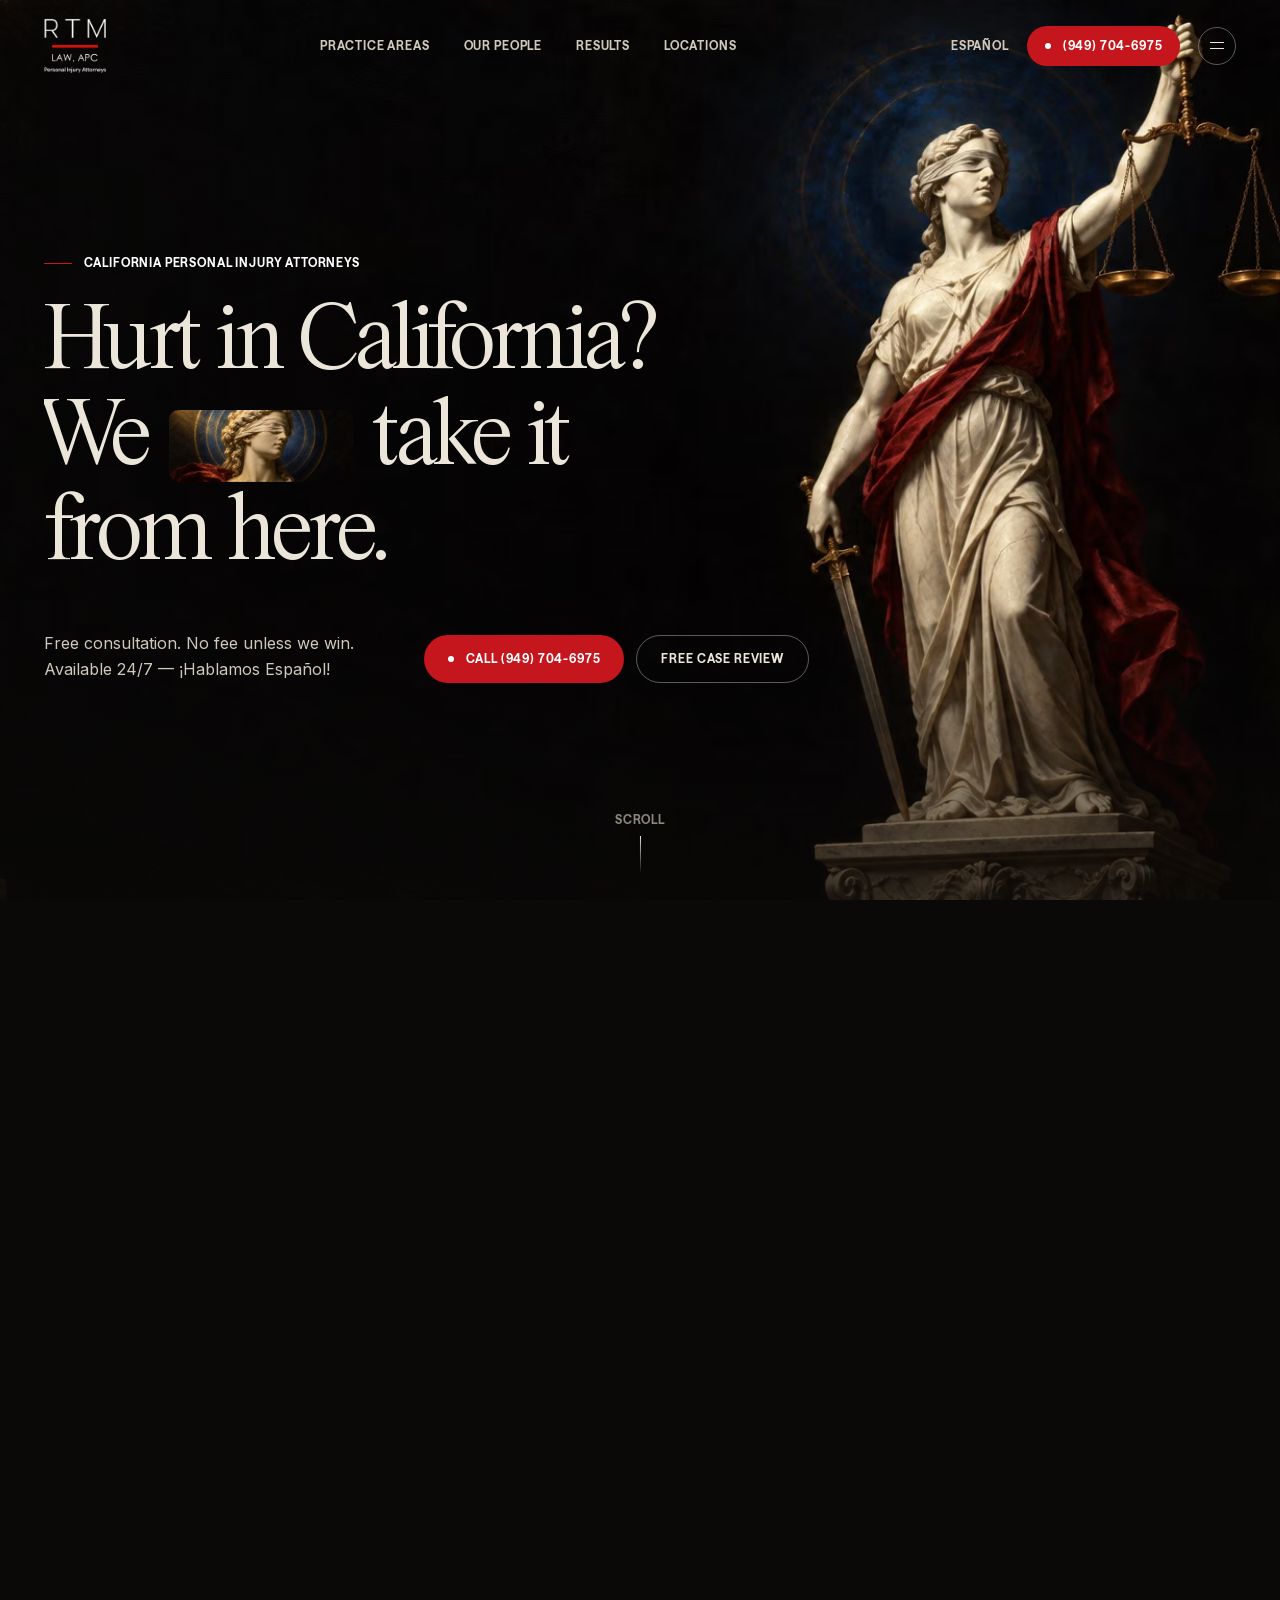
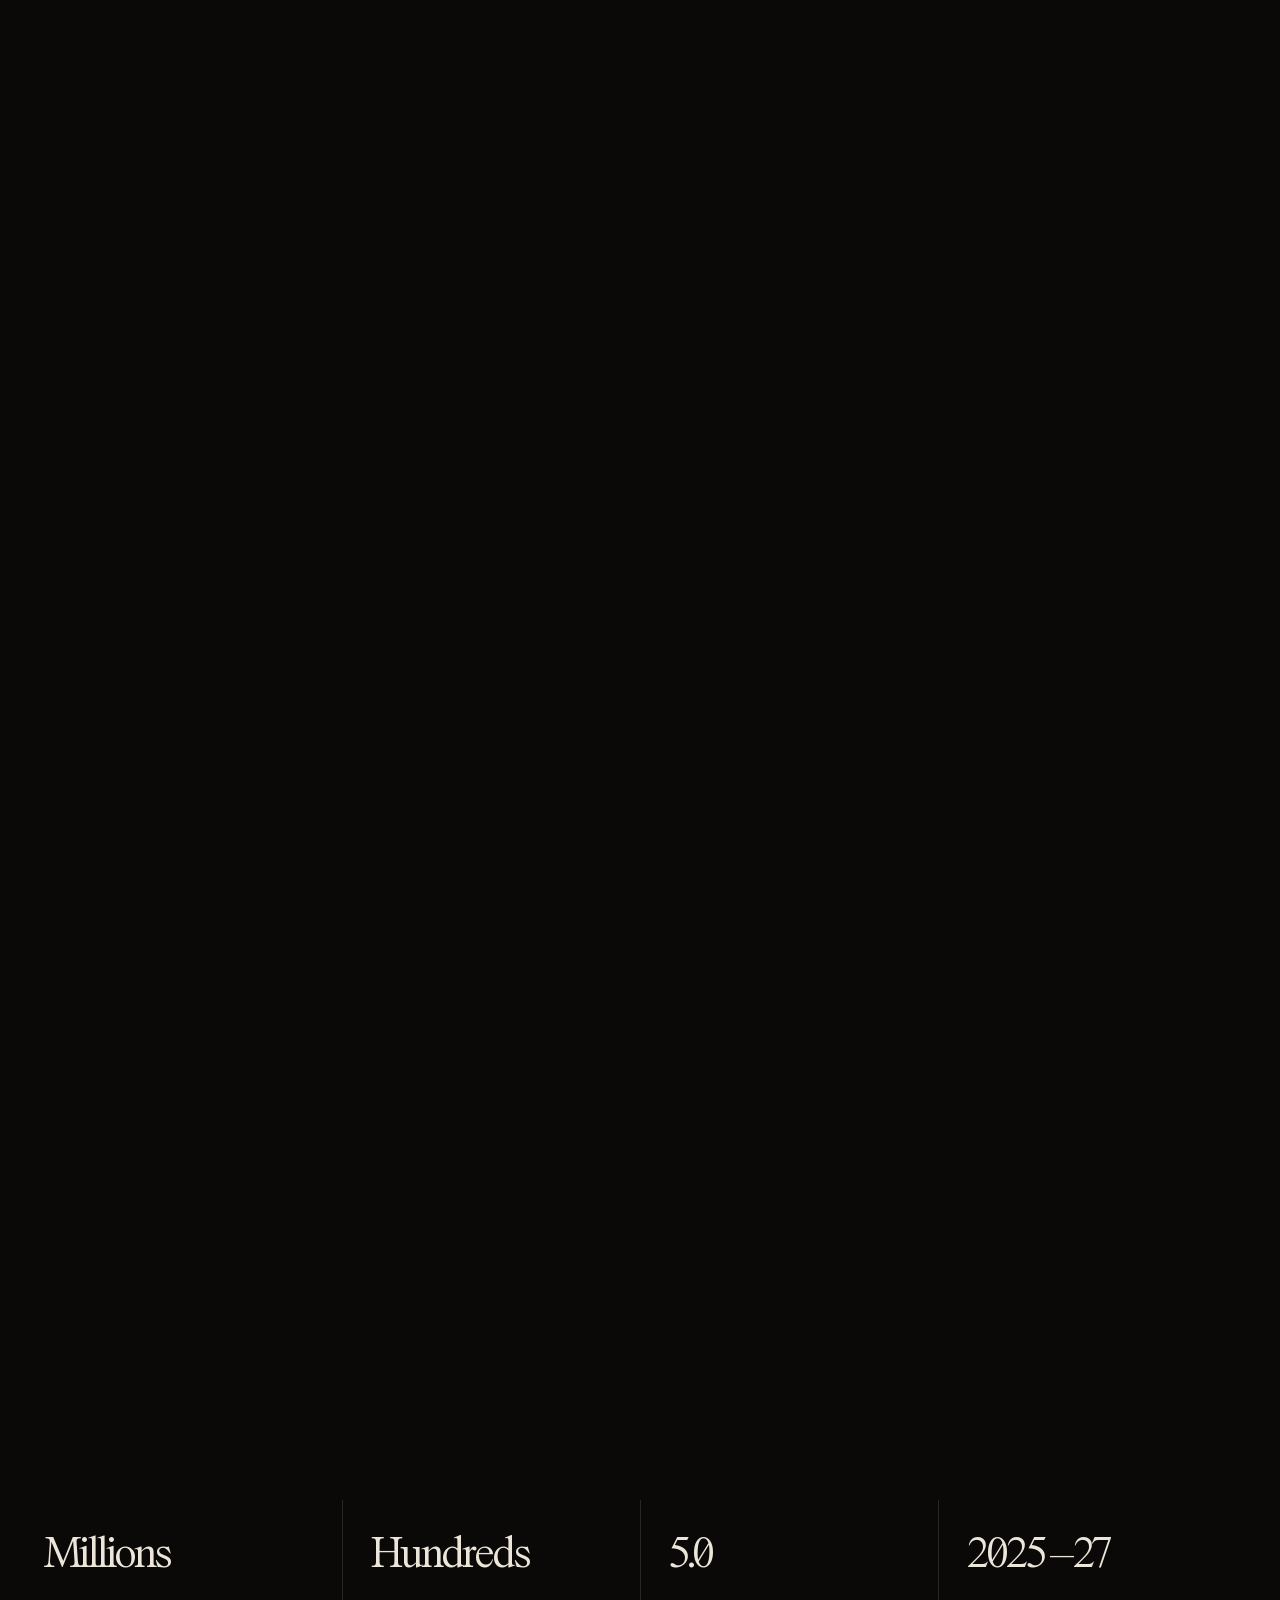
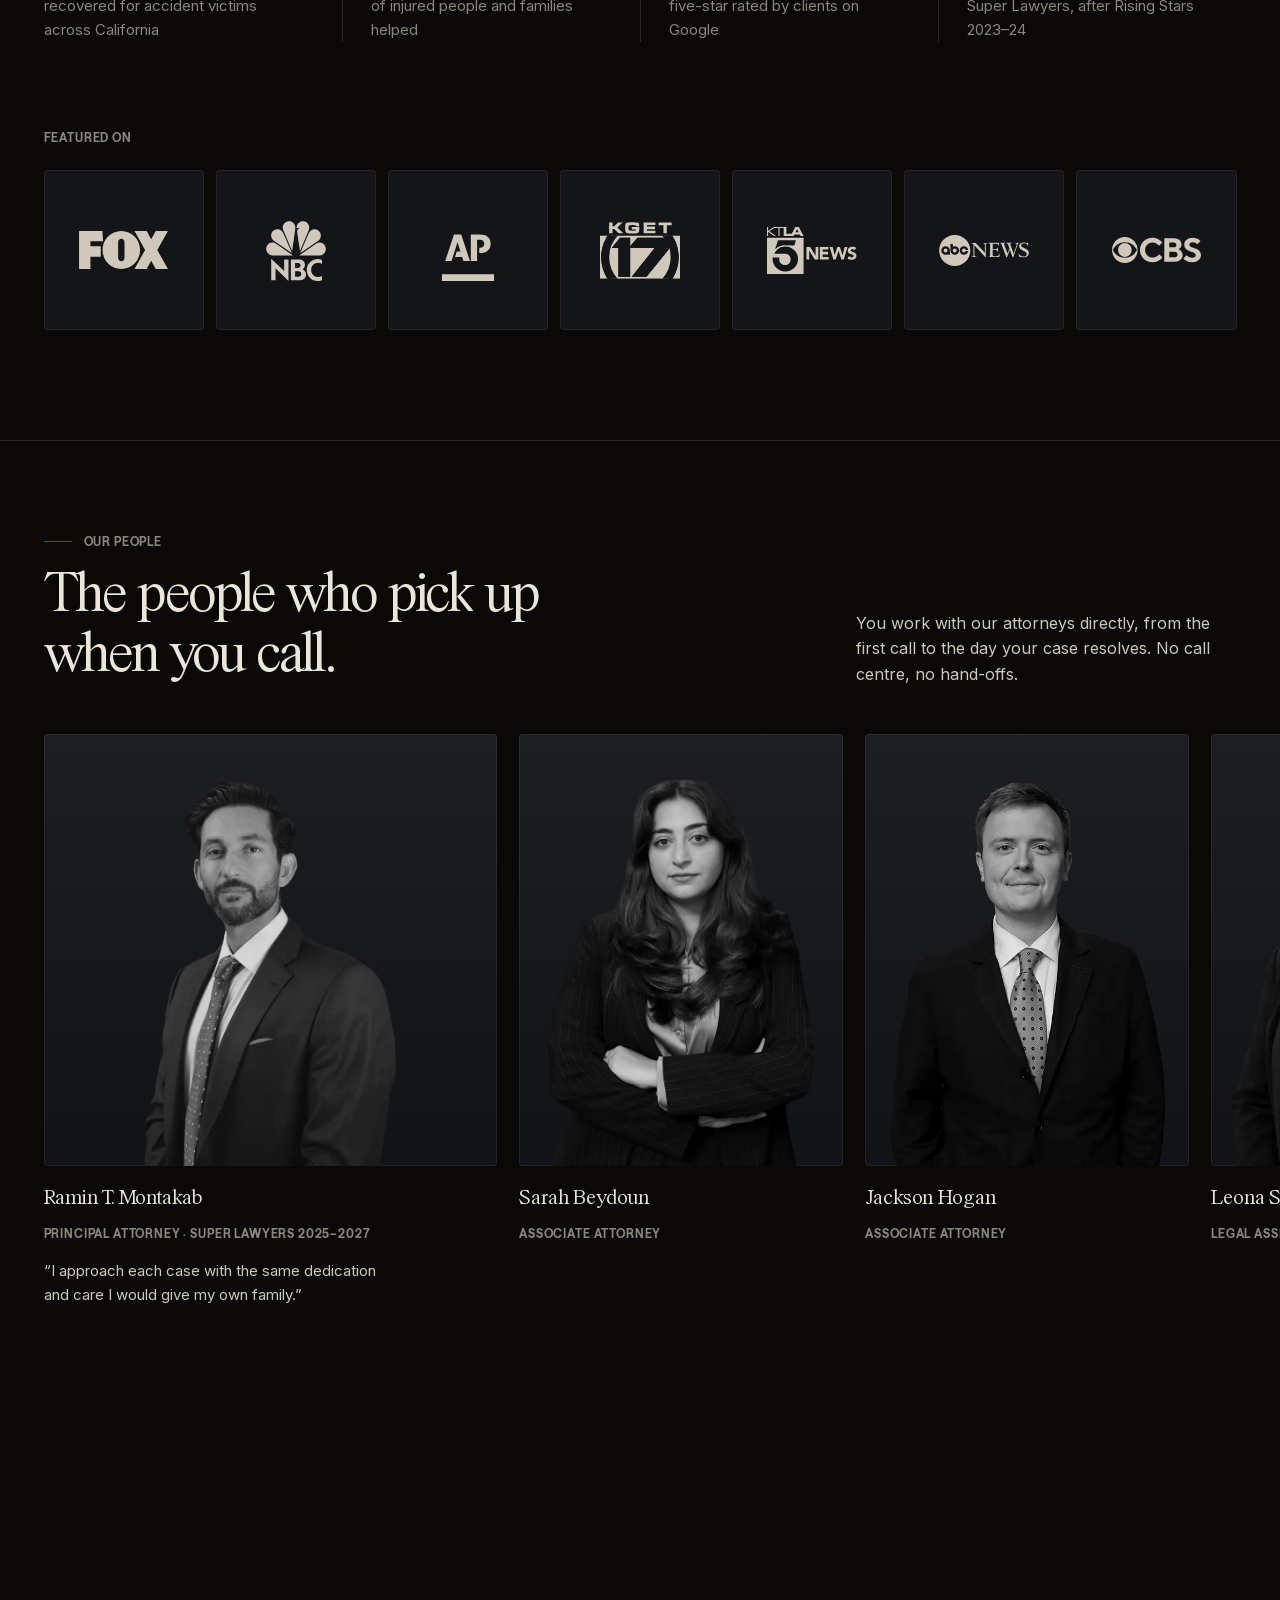
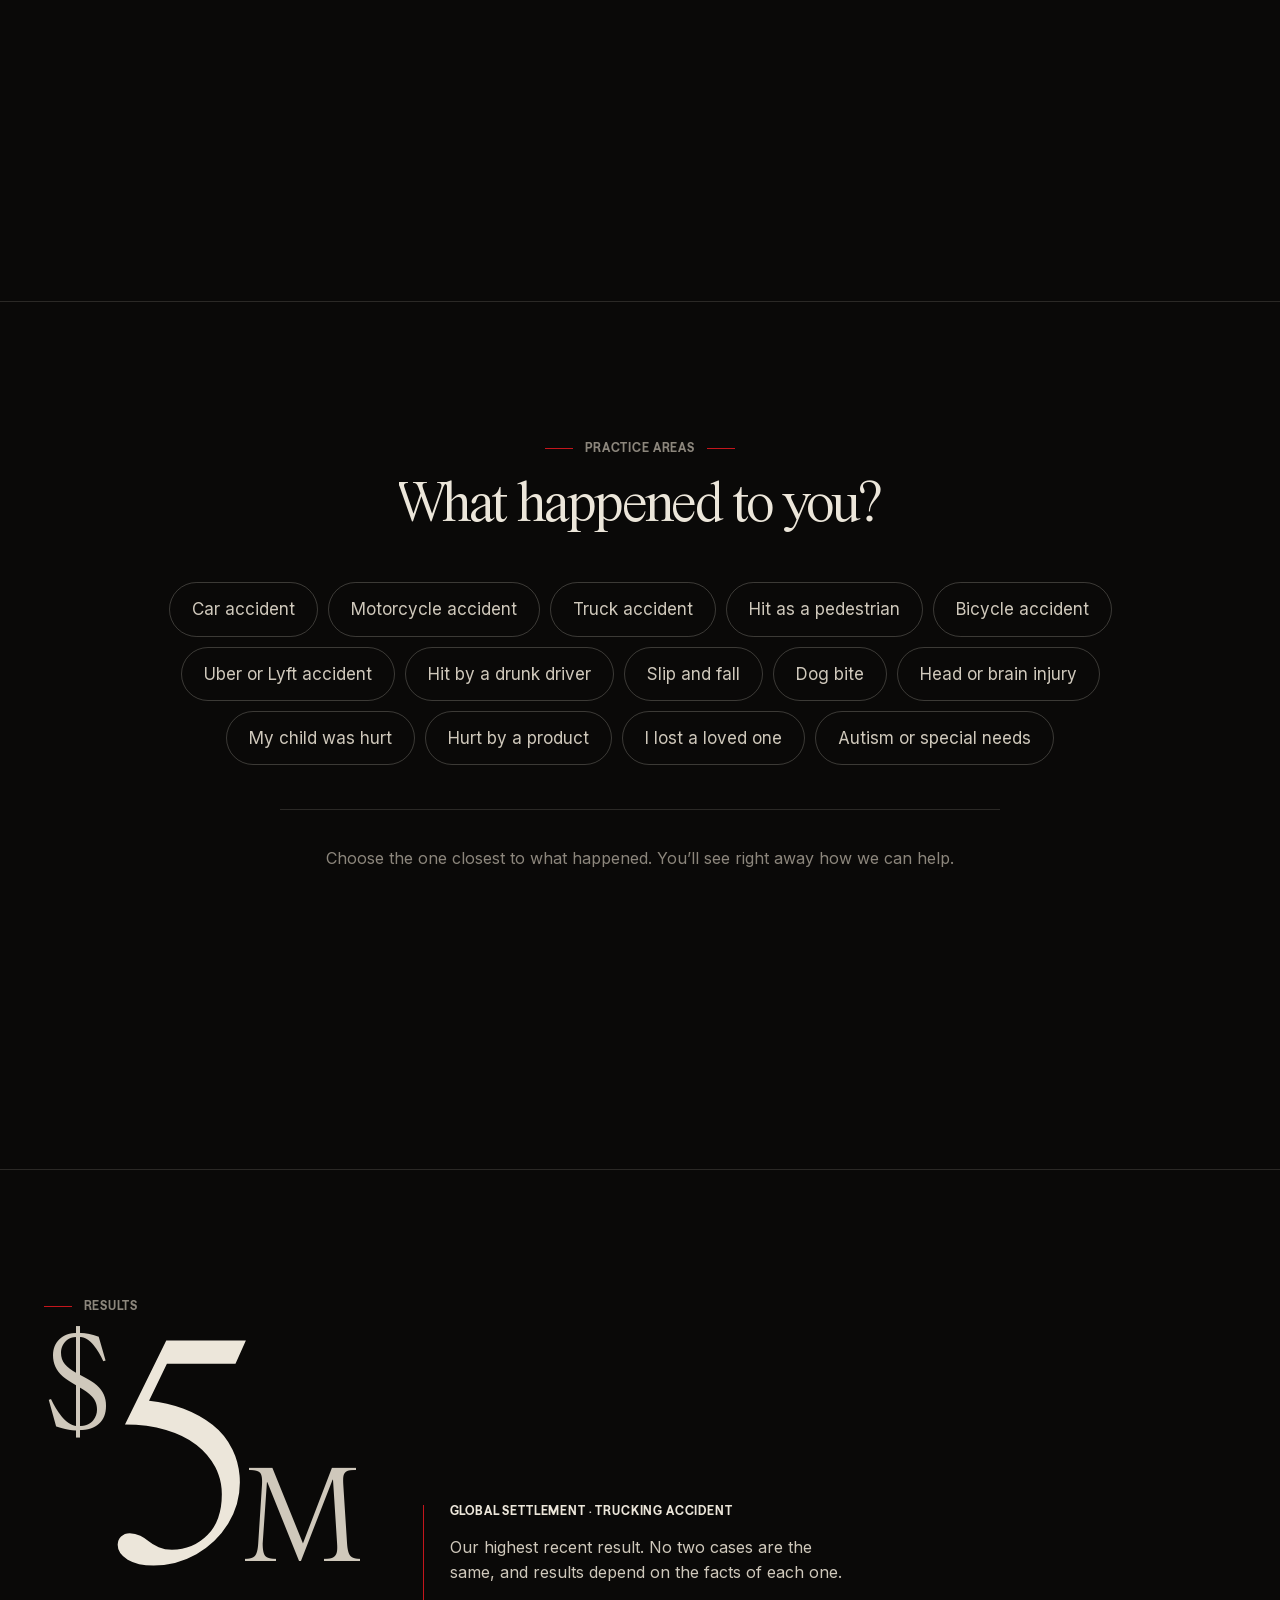
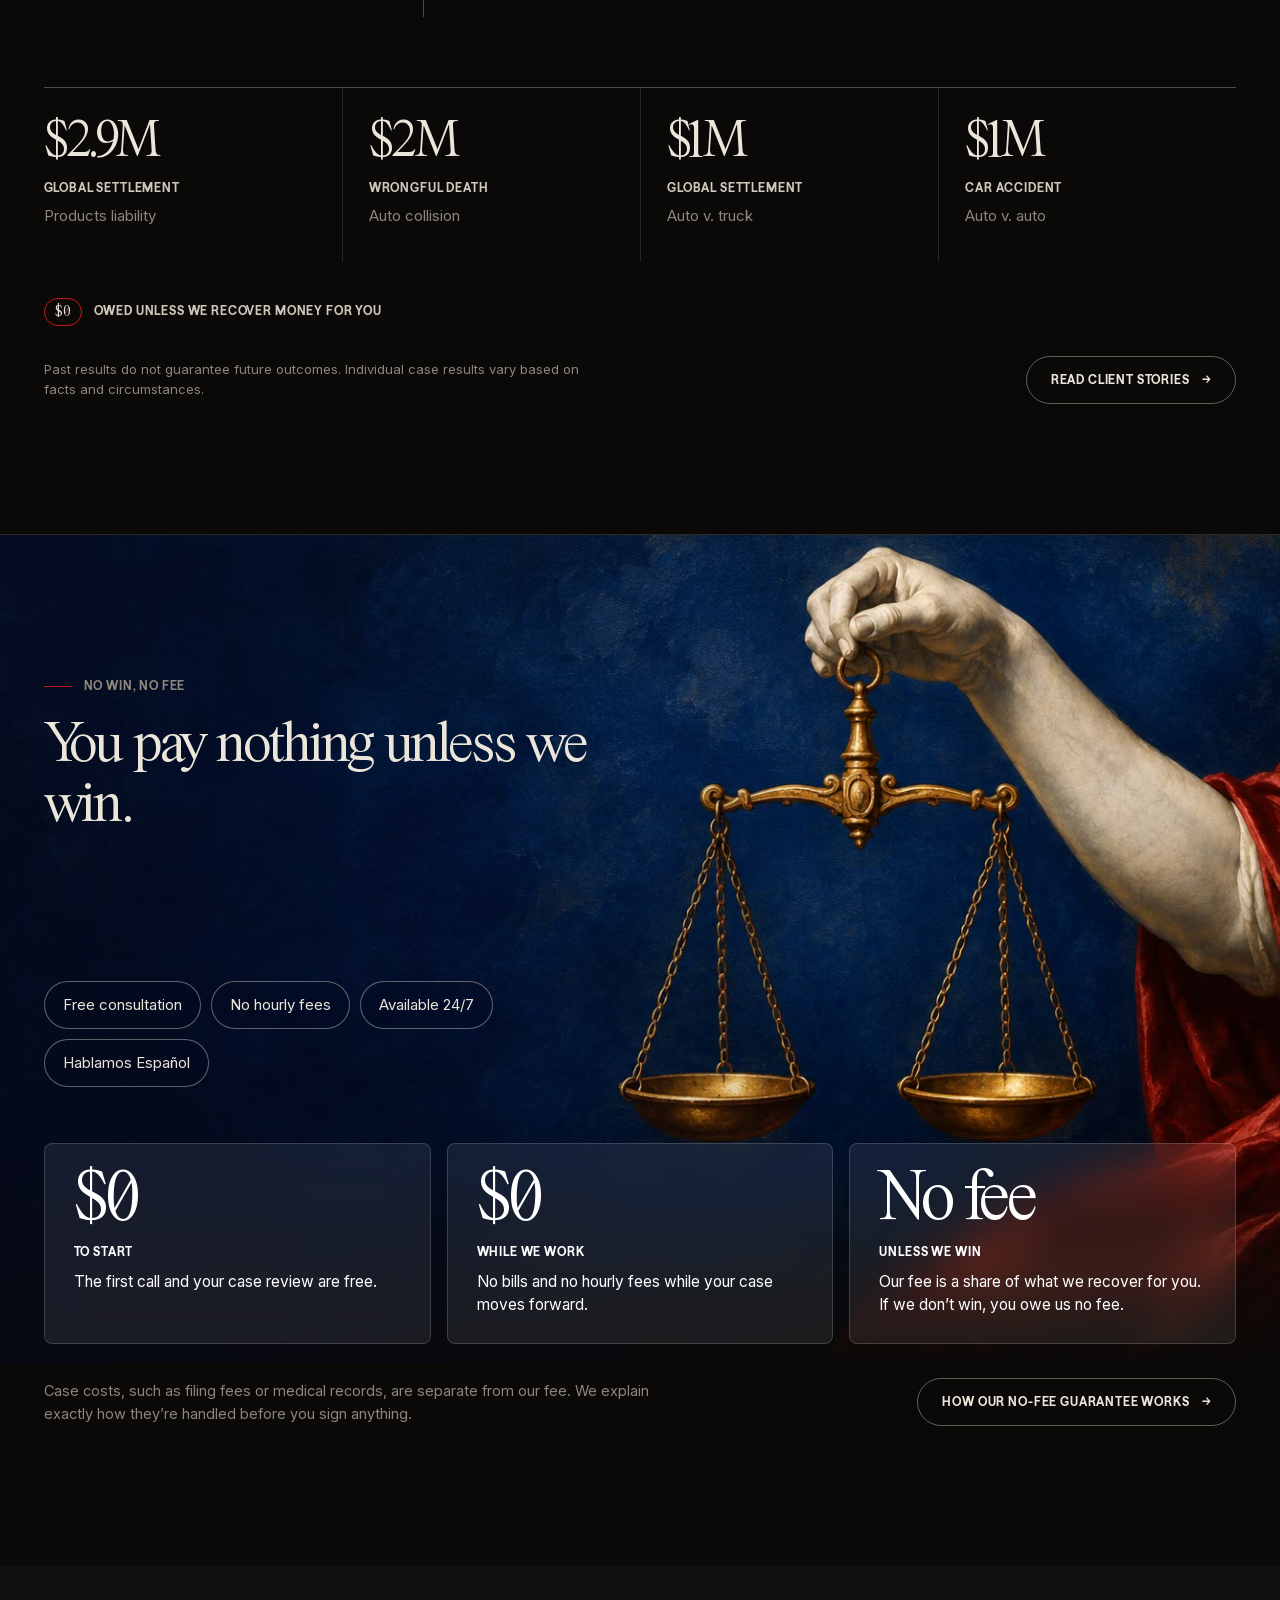
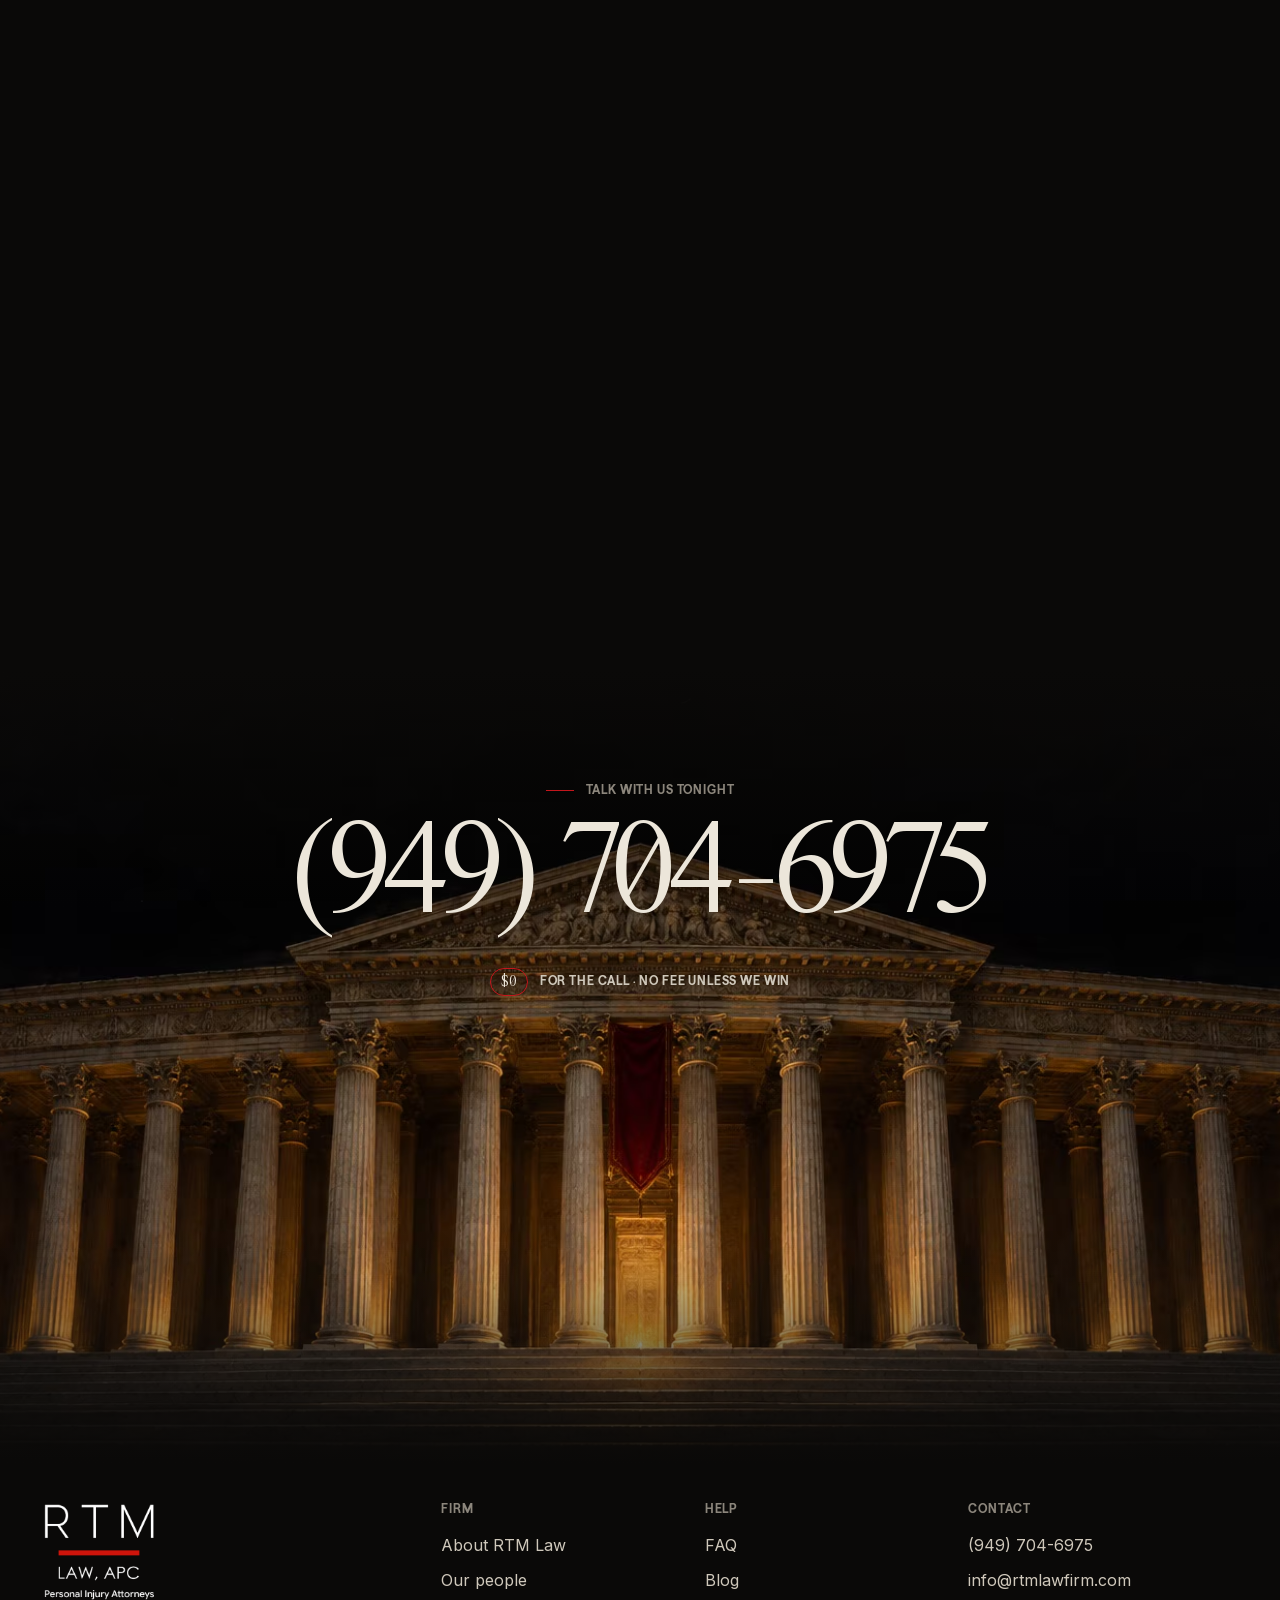
<file: index.html>
<!doctype html>
<html lang="en">
<head>
<meta charset="utf-8">
<meta name="viewport" content="width=device-width, initial-scale=1, viewport-fit=cover">
<title>RTM Law, APC — California Personal Injury Attorneys</title>
<meta name="description" content="Hurt in California? RTM Law fights for injured people and their families. No fee unless we win. Available 24/7. Hablamos Español.">
<meta name="robots" content="noindex">
<meta name="theme-color" content="#0a0908">
<link rel="icon" href="img/logo.png" type="image/png">
<link rel="preload" href="fonts/ps-times.woff2" as="font" type="font/woff2" crossorigin>
<link rel="preload" href="fonts/inter-latin.woff2" as="font" type="font/woff2" crossorigin>
<link rel="preload" href="fonts/season-sans-bold.woff2" as="font" type="font/woff2" crossorigin>
<link rel="preload" as="image" type="image/avif" media="(min-width: 761px)" imagesrcset="img/opt/hero-960.avif?v=red 960w, img/opt/hero-1536.avif?v=red 1536w" imagesizes="100vw">
<link rel="preload" as="image" type="image/avif" media="(max-width: 760px)" imagesrcset="img/opt/hero-m-600.avif?v=red 600w, img/opt/hero-m-864.avif?v=red 864w" imagesizes="100vw">
<link rel="stylesheet" href="styles.css">
</head>
<body>

<!-- Intro curtain -->
<div class="intro" aria-hidden="true">
  <div class="intro__mark">
    <img src="img/logo.png" alt="">
  </div>
</div>

<!-- Header -->
<header class="hd">
  <a class="hd__logo" href="#top" aria-label="RTM Law, APC — home"><img src="img/logo.png" alt="RTM Law, APC"></a>
  <nav class="hd__nav" aria-label="Main">
    <a href="#practice">Practice areas</a>
    <a href="#people">Our people</a>
    <a href="#results">Results</a>
    <a href="#locations">Locations</a>
  </nav>
  <div class="hd__right">
    <a class="hd__lang" href="?lang=es" lang="es" data-lang-toggle="hd">Español</a>
    <a class="btn btn--red btn--sm" href="tel:+19497046975"><span class="dot"></span>(949) 704-6975</a>
    <button class="hd__menu" aria-label="Open menu" aria-expanded="false"><i></i><i></i></button>
  </div>
</header>

<!-- Menu overlay -->
<div class="menu" aria-hidden="true">
  <div class="menu__inner">
    <nav class="menu__nav">
      <a href="#practice" style="--i:0"><span class="m-i"><span>01</span>Practice areas</span></a>
      <a href="#people" style="--i:1"><span class="m-i"><span>02</span>Our people</span></a>
      <a href="#results" style="--i:2"><span class="m-i"><span>03</span>Results</span></a>
      <a href="#process" style="--i:3"><span class="m-i"><span>04</span>What to expect</span></a>
      <a href="#locations" style="--i:4"><span class="m-i"><span>05</span>Locations</span></a>
      <a href="#contact" style="--i:5"><span class="m-i"><span>06</span>Free case review</span></a>
    </nav>
    <div class="menu__side">
      <p class="label">Available 24/7</p>
      <a class="menu__phone" href="tel:+19497046975">(949) 704-6975</a>
      <p class="menu__small">info@rtmlawfirm.com<br>1327 N Broadway, Santa Ana, CA 92706</p>
      <a class="menu__es" href="?lang=es" lang="es" data-lang-toggle="menu">Hablamos Español →</a>
    </div>
  </div>
</div>

<main id="top">

<!-- ============ HERO ============ -->
<section class="hero" data-hero>
  <div class="hero__stage">
    <div class="hero__bg">
      <picture>
        <source media="(max-width: 760px)" type="image/avif" srcset="img/opt/hero-m-600.avif?v=red 600w, img/opt/hero-m-864.avif?v=red 864w" sizes="100vw">
        <source media="(max-width: 760px)" srcset="img/opt/hero-m-864.jpg?v=red">
        <source type="image/avif" srcset="img/opt/hero-960.avif?v=red 960w, img/opt/hero-1536.avif?v=red 1536w" sizes="100vw">
        <img src="img/opt/hero-1536.jpg?v=red" width="1536" height="864" fetchpriority="high" decoding="async" alt="A marble statue of Lady Justice, blindfolded, holding scales beside a Corinthian column">
      </picture>
    </div>
    <div class="hero__shade"></div>

    <div class="hero__copy">
      <p class="label hero__eyebrow"><span class="rule"></span>California personal injury attorneys</p>
      <h1 class="hero__title">
        <span class="hl" data-l="0"><span class="hl__i">Hurt in California?</span></span>
        <span class="hl hl--split" data-l="1"><span class="hl__i"><span class="w-left">We</span><span class="chip" data-chip><picture><source type="image/avif" srcset="img/opt/face-416.avif?v=red"><img src="img/opt/face-1536.jpg?v=red" width="416" height="234" decoding="async" alt=""></picture></span><span class="w-right">take it</span></span></span>
        <span class="hl" data-l="2"><span class="hl__i">from here.</span></span>
      </h1>
      <div class="hero__foot">
        <p class="hero__lede">Free consultation. No fee unless we win. Available 24/7 &mdash; ¡Hablamos Español!</p>
        <div class="hero__ctas">
          <a class="btn btn--red" href="tel:+19497046975"><span class="dot"></span>Call (949) 704-6975</a>
          <a class="btn btn--line" href="#contact">Free case review</a>
        </div>
      </div>
    </div>

    <div class="hero__cue label"><span>Scroll</span><i></i></div>

    <!-- The chip grows into this full-screen frame -->
    <div class="hero__reveal" data-reveal>
      <picture><source type="image/avif" srcset="img/opt/face-768.avif?v=red 768w, img/opt/face-1088.avif?v=red 1088w, img/opt/face-1536.avif?v=red 1536w" sizes="100vw"><img src="img/opt/face-1536.jpg?v=red" width="1536" height="864" fetchpriority="low" decoding="async" alt="Close-up of the blindfolded face of Lady Justice"></picture>
      <div class="hero__reveal-copy">
        <p class="label">Our promise</p>
        <p class="hero__reveal-title"><span class="hl"><span class="hl__i">You’re not just</span></span><span class="hl"><span class="hl__i">a case to us.</span></span></p>
        <p class="hero__reveal-body">You’re a family who deserves care, compassion, and someone who will stand up for your future.</p>
      </div>
    </div>
  </div>
</section>

<!-- ============ PROOF ============ -->
<section class="proof">
  <div class="wrap">
    <div class="proof__grid">
      <div class="proof__item rv">
        <p class="proof__big">Millions</p>
        <p class="proof__sm">recovered for accident victims across California</p>
      </div>
      <div class="proof__item rv">
        <p class="proof__big">Hundreds</p>
        <p class="proof__sm">of injured people and families helped</p>
      </div>
      <div class="proof__item rv">
        <p class="proof__big">5.0</p>
        <p class="proof__sm">five-star rated by clients on Google</p>
      </div>
      <div class="proof__item rv">
        <p class="proof__big">2025–27</p>
        <p class="proof__sm">Super Lawyers, after Rising Stars 2023–24</p>
      </div>
    </div>
    <div class="proof__press rv">
      <span class="label">Featured on</span>
      <div class="press-rail">
      <ul class="press" data-press>
        <li><img src="img/press/fox.svg" alt="FOX" decoding="async"></li>
        <li><img src="img/press/nbc.svg" alt="NBC" decoding="async"></li>
        <li><img src="img/press/ap.svg" alt="Associated Press" decoding="async"></li>
        <li><img src="img/press/kget.svg" alt="KGET 17" decoding="async"></li>
        <li><img src="img/press/ktla.svg" alt="KTLA 5" decoding="async"></li>
        <li><img src="img/press/abc.svg" alt="ABC News" decoding="async"></li>
        <li><img src="img/press/cbs.svg" alt="CBS" decoding="async"></li>
      </ul>
      </div>
    </div>
  </div>
</section>

<!-- ============ PEOPLE (Advis-style strip) ============ -->
<section class="people" id="people" data-people>
  <div class="people__stage">
    <div class="people__head wrap">
      <p class="label rv"><span class="rule"></span>Our people</p>
      <h2 class="h2 split">The people who pick up when you call.</h2>
      <p class="people__lede rv">You work with our attorneys directly, from the first call to the day your case resolves. No call centre, no hand-offs.</p>
    </div>
    <div class="people__track" data-track>
      <article class="person person--lead">
        <div class="person__frame">
          <img class="person__photo" src="img/p-ramin.webp" fetchpriority="low" decoding="async" alt="Ramin T. Montakab">
        </div>
        <div class="person__cap">
          <h3>Ramin T. Montakab</h3>
          <p>Principal Attorney · Super Lawyers 2025–2027</p>
          <blockquote>“I approach each case with the same dedication and care I would give my own family.”</blockquote>
        </div>
      </article>
      <article class="person">
        <div class="person__frame">
          <img class="person__photo" src="img/p-sarah.webp" fetchpriority="low" decoding="async" alt="Sarah Beydoun">
        </div>
        <div class="person__cap"><h3>Sarah Beydoun</h3><p data-es="Abogada asociada">Associate Attorney</p></div>
      </article>
      <article class="person">
        <div class="person__frame">
          <img class="person__photo" src="img/p-jackson.webp" fetchpriority="low" decoding="async" alt="Jackson Hogan">
        </div>
        <div class="person__cap"><h3>Jackson Hogan</h3><p>Associate Attorney</p></div>
      </article>
      <article class="person">
        <div class="person__frame">
          <img class="person__photo" src="img/p-leona.webp" fetchpriority="low" decoding="async" alt="Leona Smialek">
        </div>
        <div class="person__cap"><h3>Leona Smialek</h3><p>Legal Assistant</p></div>
      </article>
      <article class="person">
        <div class="person__frame">
          <img class="person__photo" src="img/p-emmasara.webp" fetchpriority="low" decoding="async" alt="EmmaSara Santana">
        </div>
        <div class="person__cap"><h3>EmmaSara Santana</h3><p>Office Manager</p></div>
      </article>
      <a class="person person--more" href="https://rtmlawfirm.com/our-people/">
        <span class="person__more-in">
          <span class="label">The full team</span>
          <span class="person__more-t">Meet everyone at RTM Law</span>
          <span class="arrow">→</span>
        </span>
      </a>
    </div>
  </div>
</section>

<!-- ============ PRACTICE (tap what happened, centred) ============ -->
<section class="practice" id="practice" data-practice>
  <div class="wrap">
    <p class="label rv center"><span class="rule"></span>Practice areas<span class="rule"></span></p>
    <h2 class="h2 split practice__h">What happened to you?</h2>
    <div class="pills rv">
        <button type="button" data-d="Rear-end, T-bone, head-on and hit-and-run collisions on California roads." data-es-d="Choques por detrás, laterales, de frente y con fuga en las carreteras de California.">Car accident</button>
        <button type="button" data-d="Riders seriously hurt by drivers who failed to see them." data-es-d="Motociclistas gravemente lesionados por conductores que no los vieron.">Motorcycle accident</button>
        <button type="button" data-d="Collisions with commercial trucks, big rigs and delivery vehicles." data-es-d="Choques con camiones comerciales, tráileres y vehículos de reparto.">Truck accident</button>
        <button type="button" data-d="People on foot struck by vehicles in crosswalks, parking lots and streets." data-es-d="Peatones atropellados en cruces, estacionamientos y calles.">Hit as a pedestrian</button>
        <button type="button" data-d="Cyclists hit by cars, struck by opening doors or hurt by unsafe roads." data-es-d="Ciclistas atropellados por autos, golpeados por puertas que se abren o lesionados por calles en mal estado.">Bicycle accident</button>
        <button type="button" data-d="Passengers, drivers and others hurt in rideshare crashes, where several insurance policies can apply." data-es-d="Pasajeros, conductores y otras personas lesionadas en choques de Uber o Lyft, donde pueden aplicar varias pólizas de seguro.">Uber or Lyft accident</button>
        <button type="button" data-d="Injuries caused by drunk or impaired drivers." data-es-d="Lesiones causadas por conductores ebrios o bajo los efectos de sustancias.">Hit by a drunk driver</button>
        <button type="button" data-d="Falls on unsafe property: wet floors, broken steps, poor lighting." data-es-d="Caídas en propiedades inseguras: pisos mojados, escalones rotos, mala iluminación.">Slip and fall</button>
        <button type="button" data-d="Bites and attacks. California generally holds dog owners responsible for the harm their dogs cause." data-es-d="Mordeduras y ataques. En California, por lo general, los dueños son responsables del daño que causan sus perros.">Dog bite</button>
        <button type="button" data-d="Concussions and traumatic brain injuries, including symptoms that appear days or weeks later." data-es-d="Conmociones y lesiones cerebrales traumáticas, incluidos síntomas que aparecen días o semanas después.">Head or brain injury</button>
        <button type="button" data-d="Children hurt in crashes, at school, on playgrounds or by unsafe products." data-es-d="Niños lesionados en choques, en la escuela, en parques infantiles o por productos inseguros.">My child was hurt</button>
        <button type="button" data-d="Injuries from defective vehicles, devices and consumer products." data-es-d="Lesiones por vehículos, aparatos y productos de consumo defectuosos.">Hurt by a product</button>
        <button type="button" data-d="For families who lost someone because of another person’s negligence. We handle the legal side with care." data-es-d="Para familias que perdieron a alguien por la negligencia de otra persona. Nos encargamos de la parte legal con cuidado.">I lost a loved one</button>
        <button type="button" data-d="Injured people with autism and special needs, with clear communication and accommodations tailored to each client." data-es-d="Personas lesionadas con autismo y necesidades especiales, con comunicación clara y adaptaciones para cada cliente.">Autism or special needs</button>
    </div>
    <div class="p5__ans" aria-live="polite">
      <p class="p5__idle" data-idle>Choose the one closest to what happened. You’ll see right away how we can help.</p>
      <div class="p5__res" data-res hidden>
        <p class="p5__sel" data-sel></p>
        <p class="p5__yes"><span class="p5__tick" aria-hidden="true">✓</span><span>We can help.</span></p>
        <p class="p5__d" data-d2></p>
        <a class="p5__link" href="#contact"><span>Get a free case review</span><span class="arrow">→</span></a>
        <p class="zero"><b>$0</b><span>to find out · No fee unless we win</span></p>
      </div>
    </div>
  </div>
</section>

<!-- ============ RESULTS (one case, then the rest) ============ -->
<section class="r3" id="results">
    <div class="wrap">
      <p class="label rv"><span class="rule"></span>Results</p>
      <div class="r3__lead">
        <p class="r3__big rv"><span class="r3__cur">$</span>5<span class="r3__unit">M</span></p>
        <div class="r3__lead-copy rv">
          <p class="r3__kind">Global settlement · Trucking accident</p>
          <p class="r3__line">Our highest recent result. No two cases are the same, and results depend on the facts of each one.</p>
        </div>
      </div>
      <ul class="r3__rest">
        <li class="rv"><b>$2.9M</b><span>Global settlement</span><em>Products liability</em></li>
        <li class="rv"><b>$2M</b><span>Wrongful death</span><em>Auto collision</em></li>
        <li class="rv"><b>$1M</b><span>Global settlement</span><em>Auto v. truck</em></li>
        <li class="rv"><b>$1M</b><span>Car accident</span><em>Auto v. auto</em></li>
      </ul>
      <p class="zero zero--results rv"><b>$0</b><span>owed unless we recover money for you</span></p>
      <div class="r3__foot"><p class="note">Past results do not guarantee future outcomes. Individual case results vary based on facts and circumstances.</p>
        <a class="btn btn--line" href="#stories">Read client stories<span class="arrow">→</span></a></div>
    </div>
  </section>

<!-- ============ NO FEE (full-bleed painting, cards over its edge) ============ -->
<section class="fee">
  <div class="fee__stage">
    <div class="fee__bg"><picture><source type="image/avif" srcset="img/opt/fee-bg-960.avif?v=red 960w, img/opt/fee-bg-1536.avif?v=red 1536w" sizes="100vw"><img src="img/opt/fee-bg-1536.jpg?v=red" width="1536" height="864" fetchpriority="low" decoding="async" alt="A marble hand holding gilded balance scales"></picture></div>
    <div class="fee__shade"></div>
    <div class="wrap fee__in">
      <div class="fee__copy">
        <p class="label rv"><span class="rule"></span>No win, no fee</p>
        <h2 class="h2 split">You pay nothing unless we win.</h2>
        <p class="fee__lede rv">No insurance? We can still help you get treated now, through a network of providers who defer payment until your case is resolved.</p>
        <ul class="fee__tags rv">
          <li>Free consultation</li>
          <li>No hourly fees</li>
          <li>Available 24/7</li>
          <li>Hablamos Español</li>
        </ul>
      </div>
    </div>
  </div>
  <div class="wrap fee__cards">
    <div class="fcard rv"><b>$0</b><p class="fcard__t">to start</p><p class="fcard__d">The first call and your case review are free.</p></div>
    <div class="fcard rv"><b>$0</b><p class="fcard__t">while we work</p><p class="fcard__d">No bills and no hourly fees while your case moves forward.</p></div>
    <div class="fcard rv"><b>No fee</b><p class="fcard__t">unless we win</p><p class="fcard__d">Our fee is a share of what we recover for you. If we don’t win, you owe us no fee.</p></div>
  </div>
  <div class="wrap fee__foot">
    <p class="fee__costs rv">Case costs, such as filing fees or medical records, are separate from our fee. We explain exactly how they’re handled before you sign anything.</p>
    <a class="btn btn--line rv" href="https://rtmlawfirm.com/no-win-no-fee/">How our no-fee guarantee works<span class="arrow">→</span></a>
  </div>
</section>

<!-- ============ PROCESS ============ -->
<section class="process" id="process">
  <div class="wrap process__grid">
    <div class="process__head">
      <p class="label rv"><span class="rule"></span>What to expect</p>
      <h2 class="h2 split">What happens when you call.</h2>
      <p class="rv">You are not alone. Begin by simply sharing your story with us.</p>
    </div>
    <ol class="steps">
      <li class="step rv"><span class="step__n">I</span><div><h3>A free call</h3><p>A free, no-obligation consultation. Tell us what happened and we’ll give you an honest assessment of your case.</p></div></li>
      <li class="step rv"><span class="step__n">II</span><div><h3>We investigate</h3><p>We gather evidence, review medical records and work with experts to build a strong claim. Every detail matters.</p></div></li>
      <li class="step rv"><span class="step__n">III</span><div><h3>You’re never in the dark</h3><p>We keep you informed at every stage and answer your questions as they come up. We are available 24/7.</p></div></li>
      <li class="step rv"><span class="step__n">IV</span><div><h3>Settlement or trial</h3><p>Whether through a negotiated settlement or in front of a jury, we fight for the compensation you deserve.</p></div></li>
      <li class="step rv"><span class="step__n">V</span><div><h3>Your recovery</h3><p>With your case resolved, you can focus on healing and moving forward with your life.</p></div></li>
    </ol>
  </div>
</section>

<!-- ============ ADVOCACY ============ -->
<section class="advocacy">
  <div class="wrap advocacy__grid">
    <div class="advocacy__art rv-img"><picture><source type="image/avif" srcset="img/opt/hands-800.avif 800w, img/opt/hands-1216.avif 1216w" sizes="(max-width: 760px) 100vw, 45vw"><img src="img/opt/hands-1216.jpg" width="1216" height="684" fetchpriority="low" decoding="async" alt="Two marble hands clasped in support"></picture></div>
    <div class="advocacy__copy">
      <p class="label rv"><span class="rule"></span>Neurodivergent advocacy</p>
      <h2 class="h2 split">Injury lawyers for people with autism and special needs.</h2>
      <p class="rv">We serve individuals with autism who have suffered serious and catastrophic injuries. Communication is kept clear, accommodations are tailored, and your preferences are respected throughout the legal process.</p>
      <a class="btn btn--line rv" href="https://rtmlawfirm.com/california-lawyer-for-autism/">Learn about our advocacy<span class="arrow">→</span></a>
    </div>
  </div>
</section>

<!-- ============ CLIENT STORIES (Google review cards) ============ -->
<section class="t1" id="stories">
    <div class="wrap">
      <div class="t1__head">
        <div>
          <p class="label rv"><span class="rule"></span>Client stories</p>
          <h2 class="h2 split">In our clients’ words.</h2>
        </div>
        <div class="gsum rv">
          <span class="gsum__g"><svg viewBox="0 0 48 48" aria-hidden="true"><path fill="#FFC107" d="M43.6 20.1H42V20H24v8h11.3C33.7 32.7 29.2 36 24 36c-6.6 0-12-5.4-12-12s5.4-12 12-12c3.1 0 5.8 1.2 8 3l5.7-5.7C34 6.1 29.3 4 24 4 13 4 4 13 4 24s9 20 20 20 20-9 20-20c0-1.3-.1-2.6-.4-3.9z"/><path fill="#FF3D00" d="M6.3 14.7l6.6 4.8C14.7 15.1 19 12 24 12c3.1 0 5.8 1.2 8 3l5.7-5.7C34 6.1 29.3 4 24 4 16.3 4 9.7 8.3 6.3 14.7z"/><path fill="#4CAF50" d="M24 44c5.2 0 9.9-2 13.4-5.2l-6.2-5.2C29.2 35.1 26.7 36 24 36c-5.2 0-9.6-3.3-11.3-8l-6.5 5C9.5 39.6 16.2 44 24 44z"/><path fill="#1976D2" d="M43.6 20.1H42V20H24v8h11.3c-.8 2.2-2.2 4.2-4.1 5.6l6.2 5.2C37 39.2 44 34 44 24c0-1.3-.1-2.6-.4-3.9z"/></svg></span>
          <div><p class="gsum__score"><b>5.0</b><span class="gstars">★★★★★</span></p><p class="gsum__src">Rated five stars on Google</p></div>
          <a class="btn btn--line btn--sm" href="https://www.google.com/search?q=RTM+Law+APC+reviews" target="_blank" rel="noopener">See all reviews</a>
        </div>
      </div>
      <div class="gcards">
        <article class="gcard rv"><header><span class="gcard__av">E</span><p><b>Emilio Rangel</b><span>Google review</span></p><svg class="gcard__g" viewBox="0 0 48 48" aria-hidden="true"><use href="#g"/></svg></header><p class="gstars">★★★★★</p><p class="gcard__q">The other insurance company was not fixing my car and not helping with any of my medical needs. I was referred to RTM Law and they worked very fast and sent me to very good medical facilities. They were able to get me a better settlement than I even thought possible.</p></article>
        <article class="gcard rv"><header><span class="gcard__av">L</span><p><b>Luis Torres</b><span>Google review</span></p><svg class="gcard__g" viewBox="0 0 48 48" aria-hidden="true"><use href="#g"/></svg></header><p class="gstars">★★★★★</p><p class="gcard__q">The person who helped me was always very kind, answering my questions clearly, and responding to my phone calls promptly. I’m very grateful.</p></article>
        <article class="gcard rv"><header><span class="gcard__av">A</span><p><b>Arturo Macias</b><span>Google review</span></p><svg class="gcard__g" viewBox="0 0 48 48" aria-hidden="true"><use href="#g"/></svg></header><p class="gstars">★★★★★</p><p class="gcard__q">It was a pleasure working with them. Very good communication, always answered calls or text and always let me know what was going on. Would definitely recommend.</p></article>
        <article class="gcard rv"><header><span class="gcard__av">S</span><p><b>Supaman Marks</b><span>Google review</span></p><svg class="gcard__g" viewBox="0 0 48 48" aria-hidden="true"><use href="#g"/></svg></header><p class="gstars">★★★★★</p><p class="gcard__q">This is my second time working with RTM Law and I appreciate the speed and precision of RTM Law’s work on my case. They always made sure I was informed on any updates so I wasn’t ever worried.</p></article>
        <article class="gcard rv"><header><span class="gcard__av">R</span><p><b>Regina Lopez Guzmán</b><span>Google review</span></p><svg class="gcard__g" viewBox="0 0 48 48" aria-hidden="true"><use href="#g"/></svg></header><p class="gstars">★★★★★</p><p class="gcard__q">Excellent work. They kept me informed throughout the entire process and resolved my case quickly. Thank you for your excellent service.</p></article>
        <article class="gcard rv"><header><span class="gcard__av">M</span><p><b>Mari Bermudez</b><span>Google review</span></p><svg class="gcard__g" viewBox="0 0 48 48" aria-hidden="true"><use href="#g"/></svg></header><p class="gstars">★★★★★</p><p class="gcard__q">I recommend them. They’re very friendly and available whenever you need them for any questions or concerns you may have about your case. They’re very trustworthy.</p></article>
      </div>
      <p class="note tr-note">Reseñas traducidas del inglés. Las originales están en Google.</p>
    </div>
  </section>

<!-- ============ FAQ ============ -->
<section class="faq">
  <div class="wrap faq__grid">
    <div>
      <p class="label rv"><span class="rule"></span>Questions</p>
      <h2 class="h2 split">What people ask us first.</h2>
    </div>
    <div class="faq__list">
      <details class="rv" open><summary>How much will I have to pay?<i></i></summary><p>Nothing up front. Our no-fee guarantee means you only pay if we win your case. Any fees come from the compensation we recover for you.</p></details>
      <details class="rv"><summary>Will you help me get treatment?<i></i></summary><p>Yes, even if you don’t have insurance. We work with a network of providers who can treat you now, with payment deferred until your case is resolved.</p></details>
      <details class="rv"><summary>How long will my case take?<i></i></summary><p>Every case is different, and timelines vary with your situation. We work to resolve your case as quickly as possible while getting the best outcome, and we keep you updated every step of the way.</p></details>
      <details class="rv"><summary>How should I prepare?<i></i></summary><p>Focus on taking care of yourself, and gather any documents you think may matter, like medical records or accident reports. We’ll handle the legal side while you recover.</p></details>
      <details class="rv"><summary>When can I get back to my old life?<i></i></summary><p>No one can say exactly when life will return to normal. We’re committed to helping you through it and securing the money you need to rebuild.</p></details>
    </div>
  </div>
</section>

<!-- ============ CONTACT ============ -->
<section class="contact" id="contact">
  <div class="wrap contact__grid">
    <div class="contact__copy">
      <p class="label rv"><span class="rule"></span>Free case review</p>
      <h2 class="h2 split">We have time for your call.</h2>
      <a class="contact__phone rv" href="tel:+19497046975">(949) 704-6975</a>
      <p class="contact__meta rv">Available 24/7 · No fees unless we win · ¡Hablamos Español!</p>
    </div>
    <form class="form rv" onsubmit="event.preventDefault(); this.classList.add('is-sent');">
      <p class="form__intro">Prefer to write? Tell us what happened and we’ll call you back.</p>
      <label class="field"><span>Your name</span><input name="name" autocomplete="name" required></label>
      <label class="field"><span>Phone</span><input name="phone" type="tel" autocomplete="tel" inputmode="tel" required></label>
      <label class="field"><span>Email <em>(optional)</em></span><input name="email" type="email" autocomplete="email"></label>
      <label class="field"><span>What happened?</span><textarea name="message" rows="3"></textarea></label>
      <label class="check"><input type="checkbox" name="sms"><span>You can text me about my case. Message and data rates may apply. Reply STOP to opt out.</span></label>
      <button class="btn btn--red btn--wide" type="submit">Get my free case review<span class="arrow">→</span></button>
      <p class="form__free">It costs nothing to ask.</p>
      <p class="form__sent">Thank you. A member of our team will call you shortly.</p>
    </form>
  </div>
</section>

<!-- ============ LOCATIONS ============ -->
<section class="locations" id="locations">
  <div class="wrap">
    <div class="loc__head">
      <p class="label rv"><span class="rule"></span>Locations</p>
      <h2 class="h2 split">Six offices across Southern and Central California.</h2>
    </div>
    <ul class="loc">
      <li class="rv"><h3>Santa Ana</h3><p>1327 N Broadway<br>Santa Ana, CA 92706</p><span class="label">Headquarters</span></li>
      <li class="rv"><h3>Los Angeles</h3><p>145 S Spring St #850<br>Los Angeles, CA 90012</p></li>
      <li class="rv"><h3>Torrance</h3><p>2916 W 16th St<br>Torrance, CA 90504</p></li>
      <li class="rv"><h3>San Diego</h3><p>591 Camino De La Reina #1020<br>San Diego, CA 92108</p></li>
      <li class="rv"><h3>Bakersfield</h3><p>4900 California Ave, 323 Tower B, 2nd Floor<br>Bakersfield, CA 93309</p></li>
      <li class="rv"><h3>Victorville</h3><p>16888 Nisqualli Rd #200<br>Victorville, CA 92395</p></li>
    </ul>
  </div>
</section>

</main>

<!-- ============ FOOTER ============ -->
<footer class="ft">
  <div class="ft__art">
    <picture><source type="image/avif" srcset="img/opt/footer-966.avif 966w, img/opt/footer-1792.avif 1792w" sizes="100vw"><img src="img/opt/footer-1792.jpg" width="1792" height="768" fetchpriority="low" decoding="async" alt="A Renaissance courthouse colonnade lit at night"></picture>
  </div>
  <div class="ft__big wrap">
    <p class="label"><span class="rule"></span>Talk with us tonight</p>
    <a class="ft__call" href="tel:+19497046975"><span class="hl"><span class="hl__i">(949) 704-6975</span></span></a>
    <p class="zero"><b>$0</b><span>for the call · No fee unless we win</span></p>
  </div>
  <div class="ft__cols wrap">
    <div>
      <img class="ft__logo" src="img/logo.png" alt="RTM Law, APC">
    </div>
    <div>
      <p class="label">Firm</p>
      <a href="https://rtmlawfirm.com/about-rtm-law/">About RTM Law</a>
      <a href="https://rtmlawfirm.com/our-people/">Our people</a>
      <a href="https://rtmlawfirm.com/no-win-no-fee/">No win, no fee</a>
      <a href="https://rtmlawfirm.com/testimonials/">Testimonials</a>
      <a href="https://rtmlawfirm.com/careers/">Careers</a>
    </div>
    <div>
      <p class="label">Help</p>
      <a href="https://rtmlawfirm.com/faq/">FAQ</a>
      <a href="https://rtmlawfirm.com/blog/">Blog</a>
      <a href="#contact">Free case review</a>
      <a href="?lang=es" lang="es" data-lang-toggle="ft">Español</a>
    </div>
    <div>
      <p class="label">Contact</p>
      <a href="tel:+19497046975">(949) 704-6975</a>
      <a href="mailto:info@rtmlawfirm.com">info@rtmlawfirm.com</a>
      <p>1327 N Broadway<br>Santa Ana, CA 92706</p>
    </div>
  </div>
  <div class="ft__legal wrap">
    <p>© <span data-year>2026</span> RTM Law, APC. All rights reserved. Attorney advertising.</p>
    <p>Past results do not guarantee future outcomes.</p>
  </div>
</footer>

<!-- shared Google "G" -->
<svg width="0" height="0" style="position:absolute" aria-hidden="true"><defs><g id="g"><path fill="#FFC107" d="M43.6 20.1H42V20H24v8h11.3C33.7 32.7 29.2 36 24 36c-6.6 0-12-5.4-12-12s5.4-12 12-12c3.1 0 5.8 1.2 8 3l5.7-5.7C34 6.1 29.3 4 24 4 13 4 4 13 4 24s9 20 20 20 20-9 20-20c0-1.3-.1-2.6-.4-3.9z"/><path fill="#FF3D00" d="M6.3 14.7l6.6 4.8C14.7 15.1 19 12 24 12c3.1 0 5.8 1.2 8 3l5.7-5.7C34 6.1 29.3 4 24 4 16.3 4 9.7 8.3 6.3 14.7z"/><path fill="#4CAF50" d="M24 44c5.2 0 9.9-2 13.4-5.2l-6.2-5.2C29.2 35.1 26.7 36 24 36c-5.2 0-9.6-3.3-11.3-8l-6.5 5C9.5 39.6 16.2 44 24 44z"/><path fill="#1976D2" d="M43.6 20.1H42V20H24v8h11.3c-.8 2.2-2.2 4.2-4.1 5.6l6.2 5.2C37 39.2 44 34 44 24c0-1.3-.1-2.6-.4-3.9z"/></g></defs></svg>

<!-- One contact layer on phones -->
<nav class="dock" aria-label="Contact">
  <a href="tel:+19497046975" class="dock__call"><span class="dot"></span>Call now</a>
  <a href="sms:+19497046975">Text us</a>
  <a href="#contact">Case review</a>
</nav>

<script src="vendor/lenis.min.js" defer></script>
<script src="i18n.js" defer></script>
<script src="app.js" defer></script>
</body>
</html>
</file>
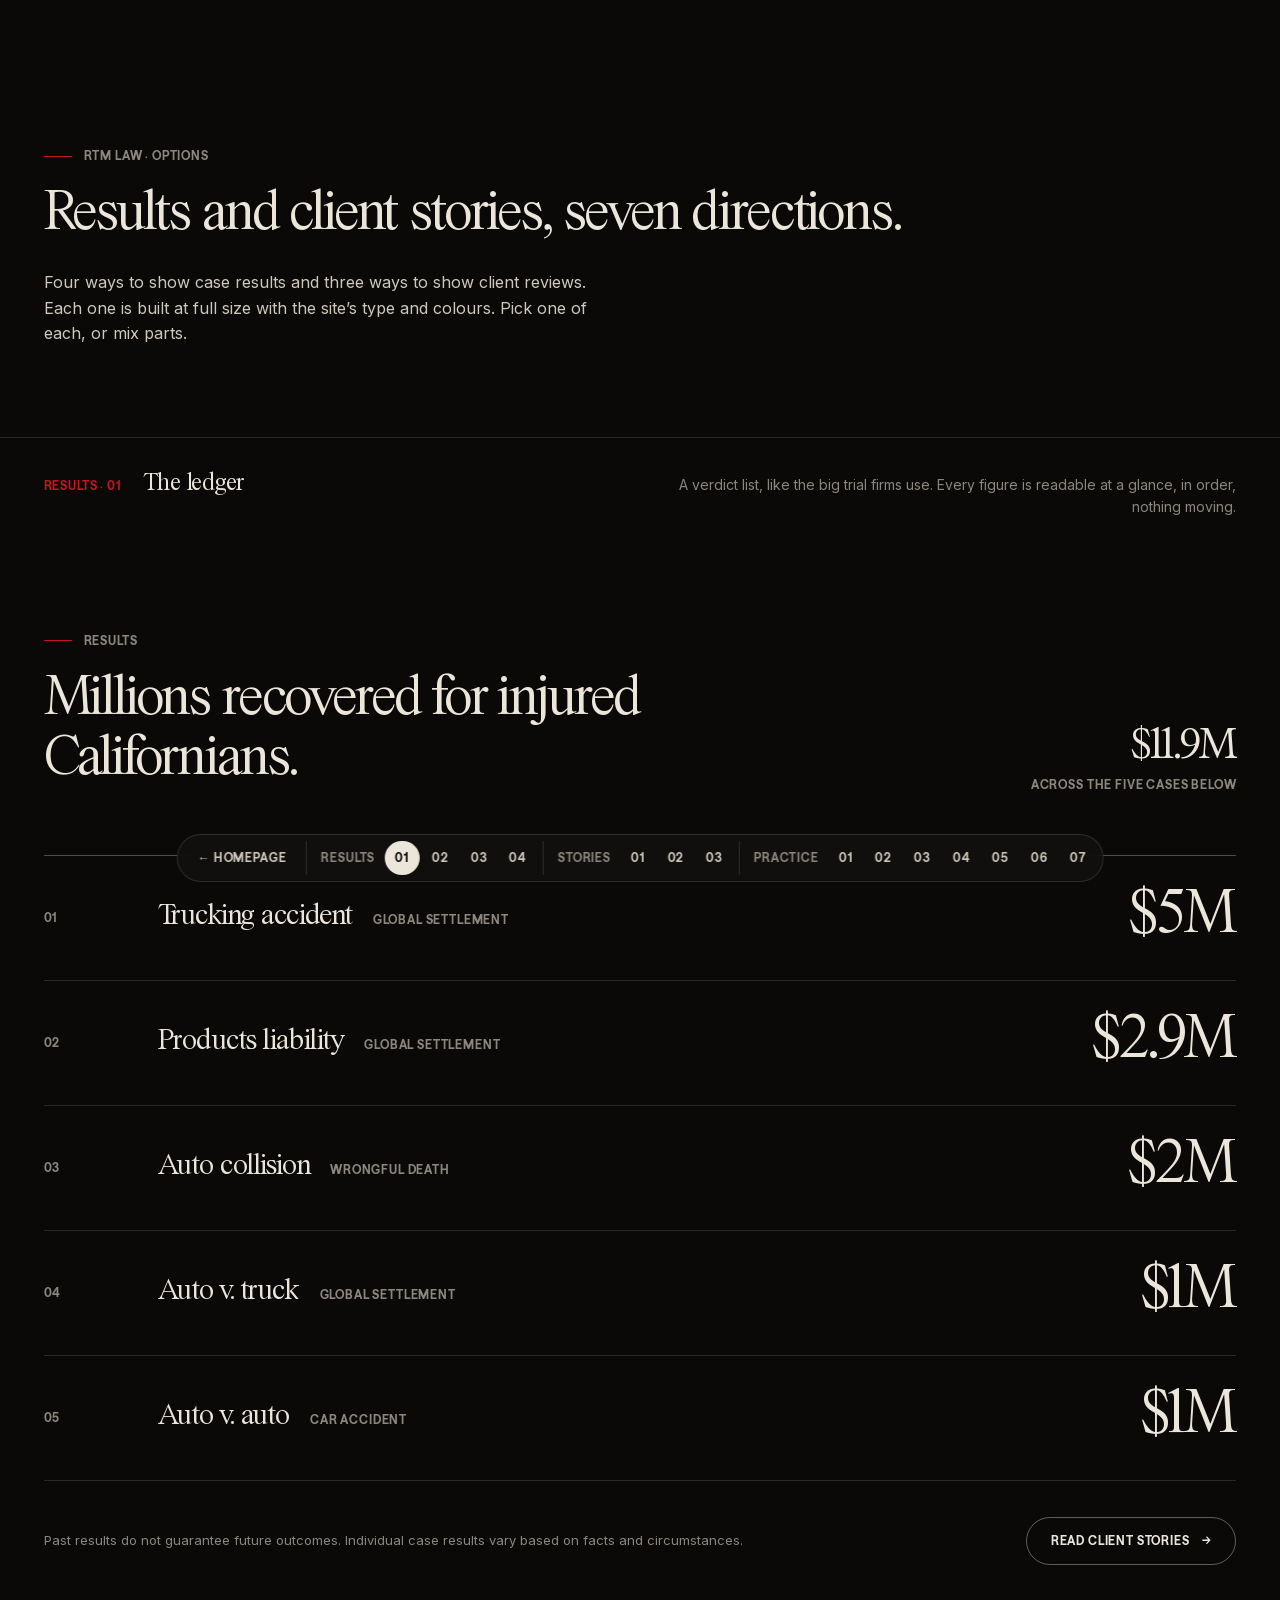
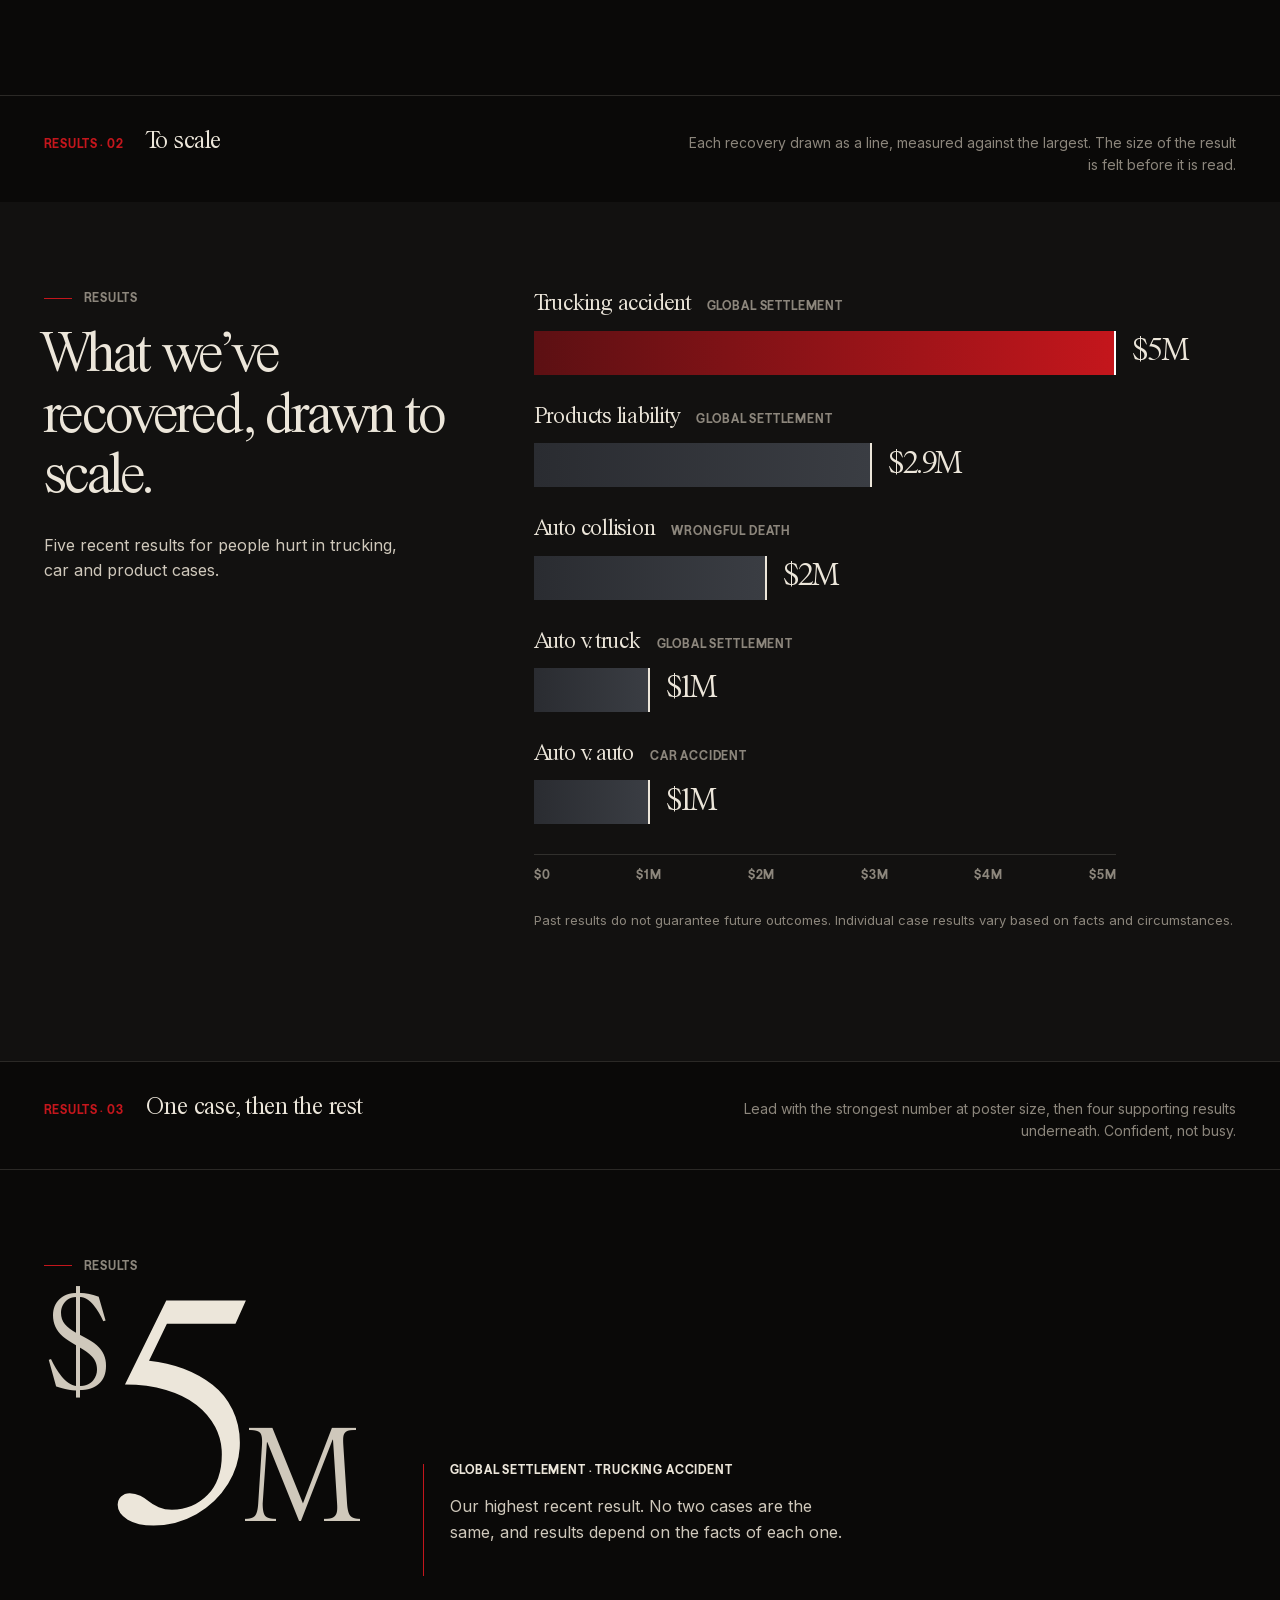
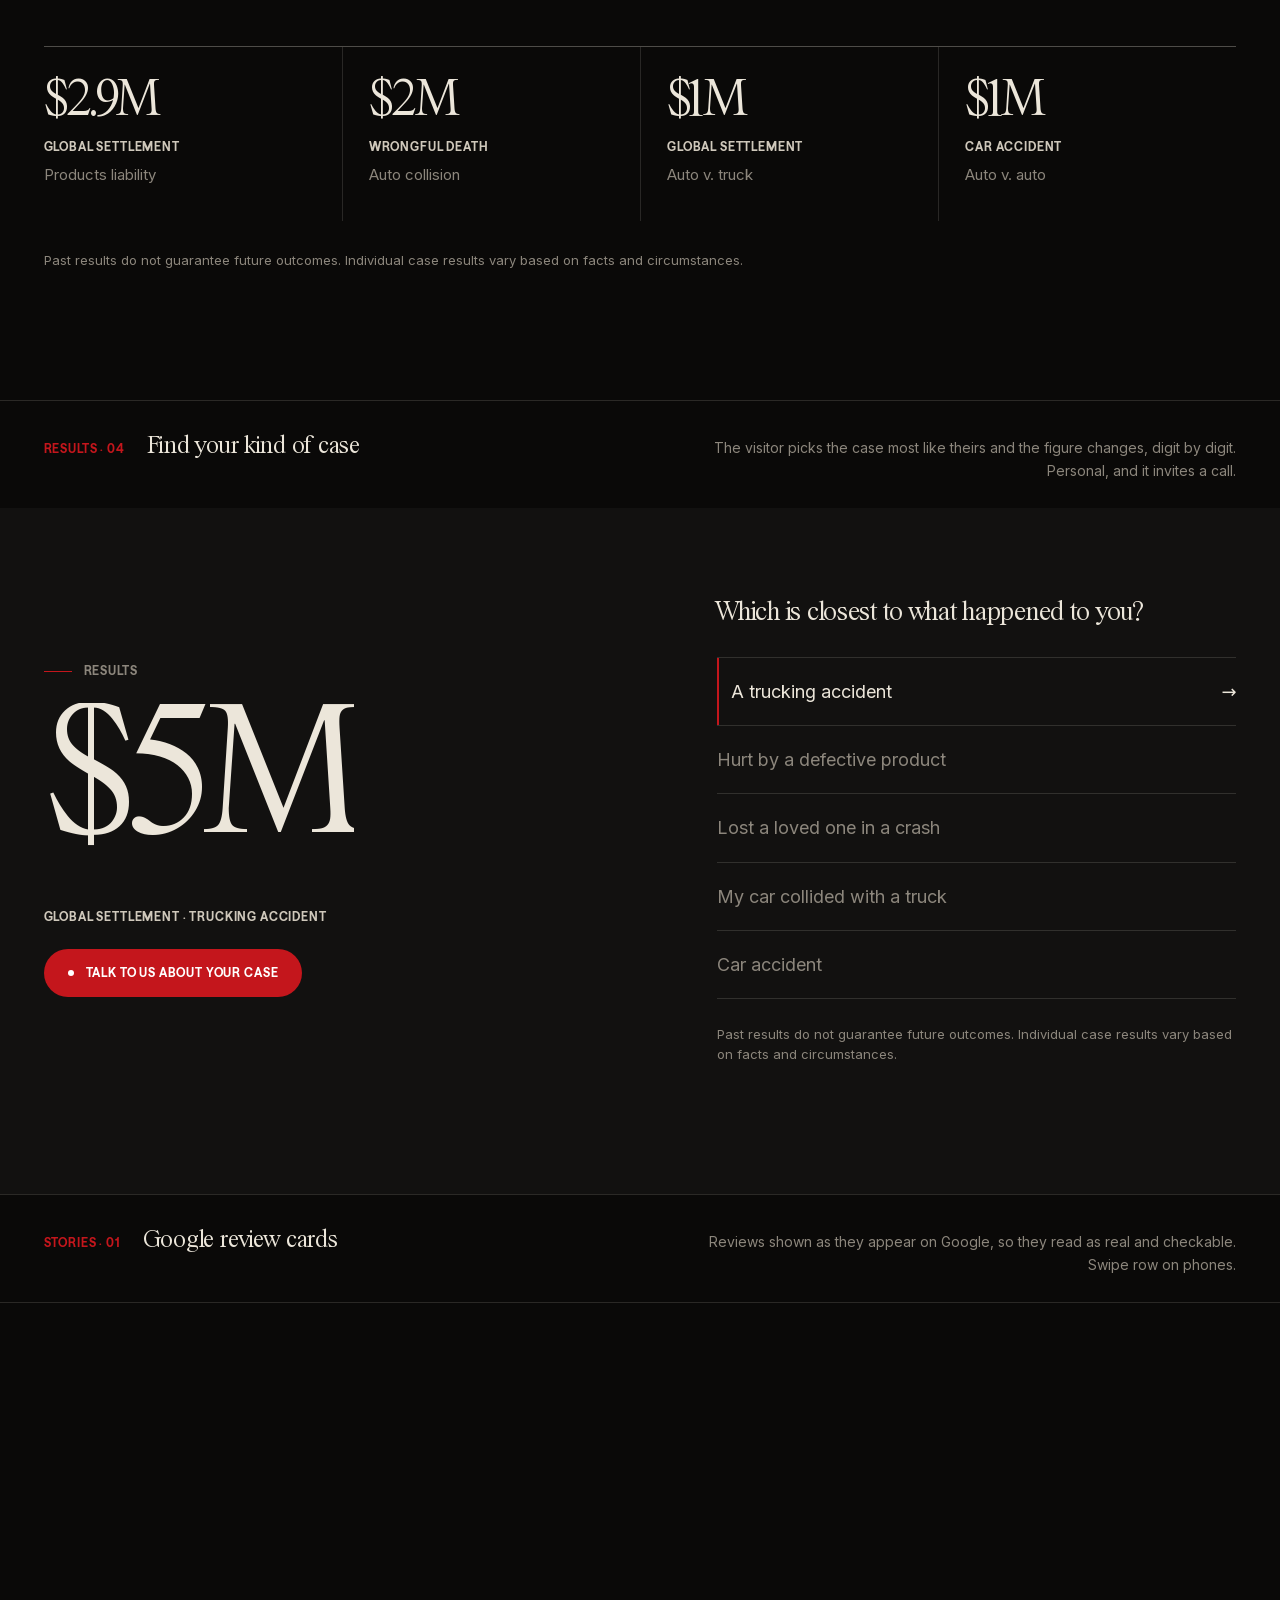
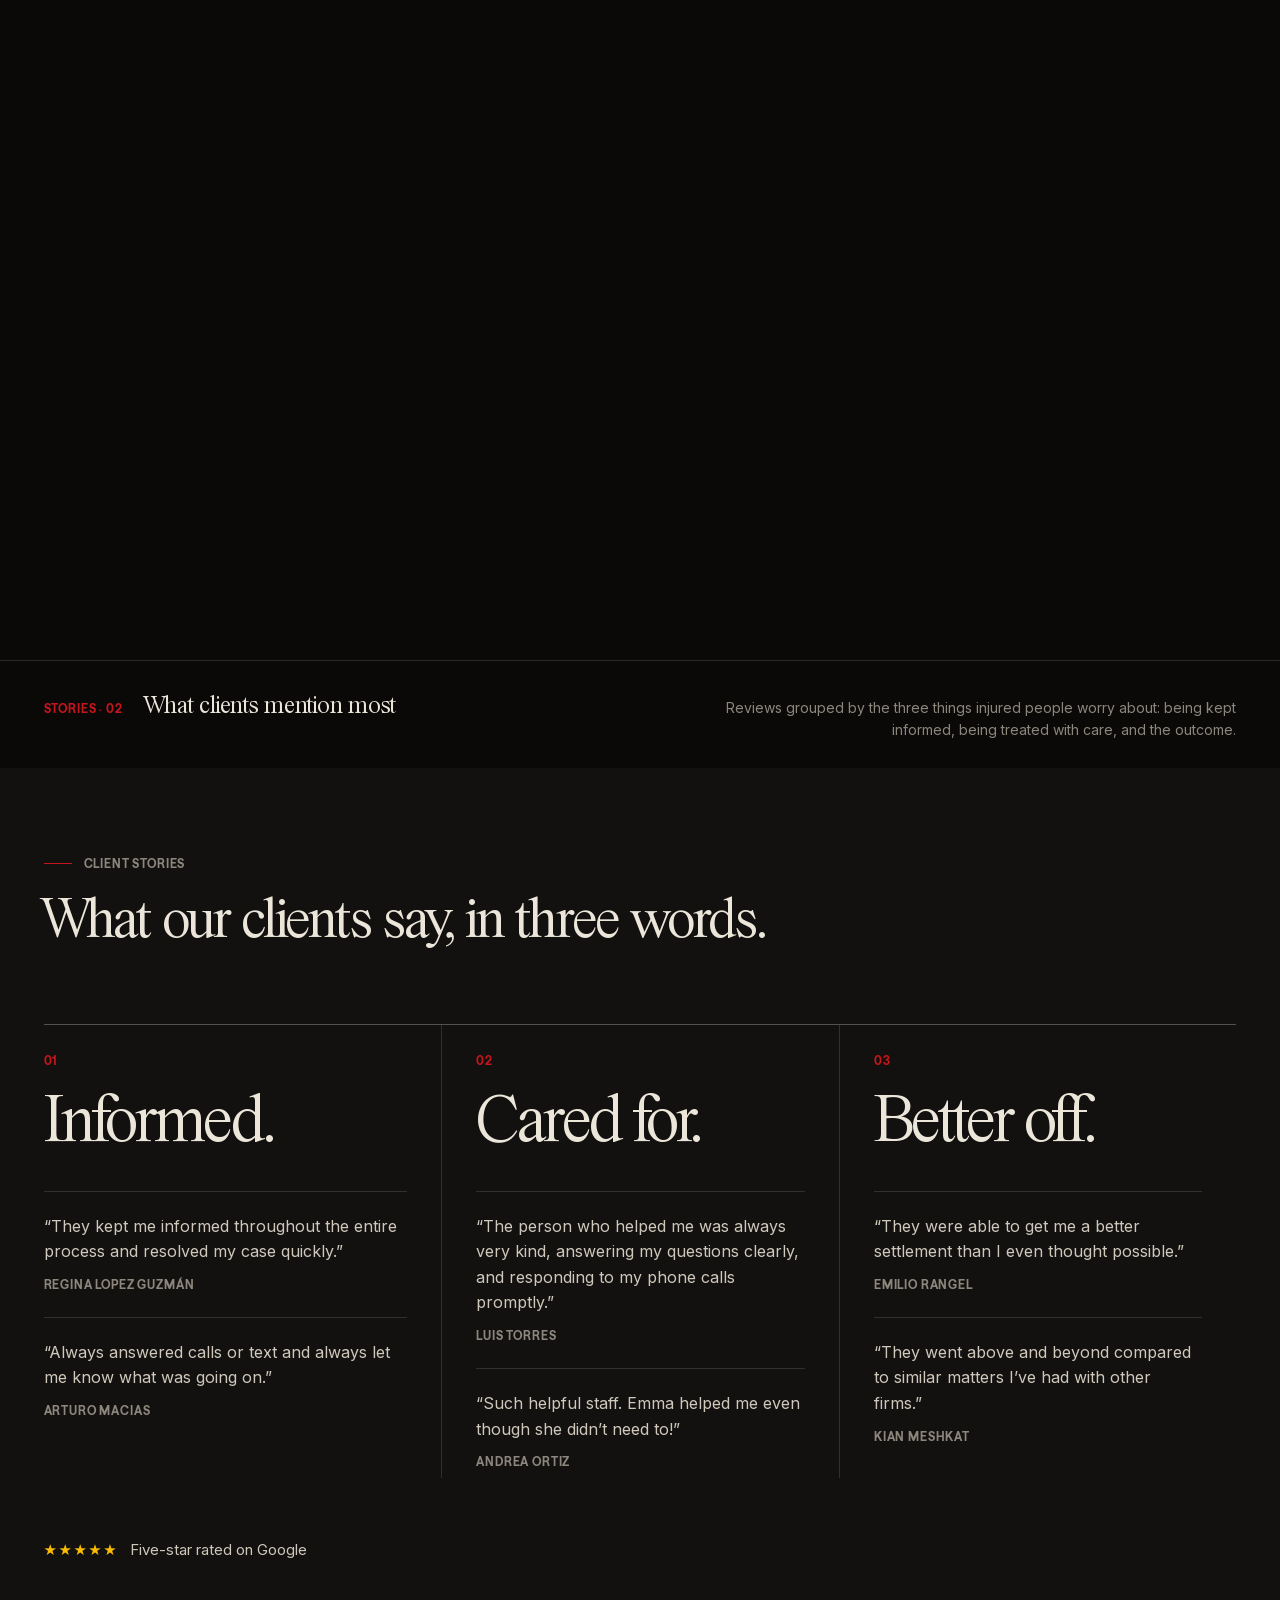
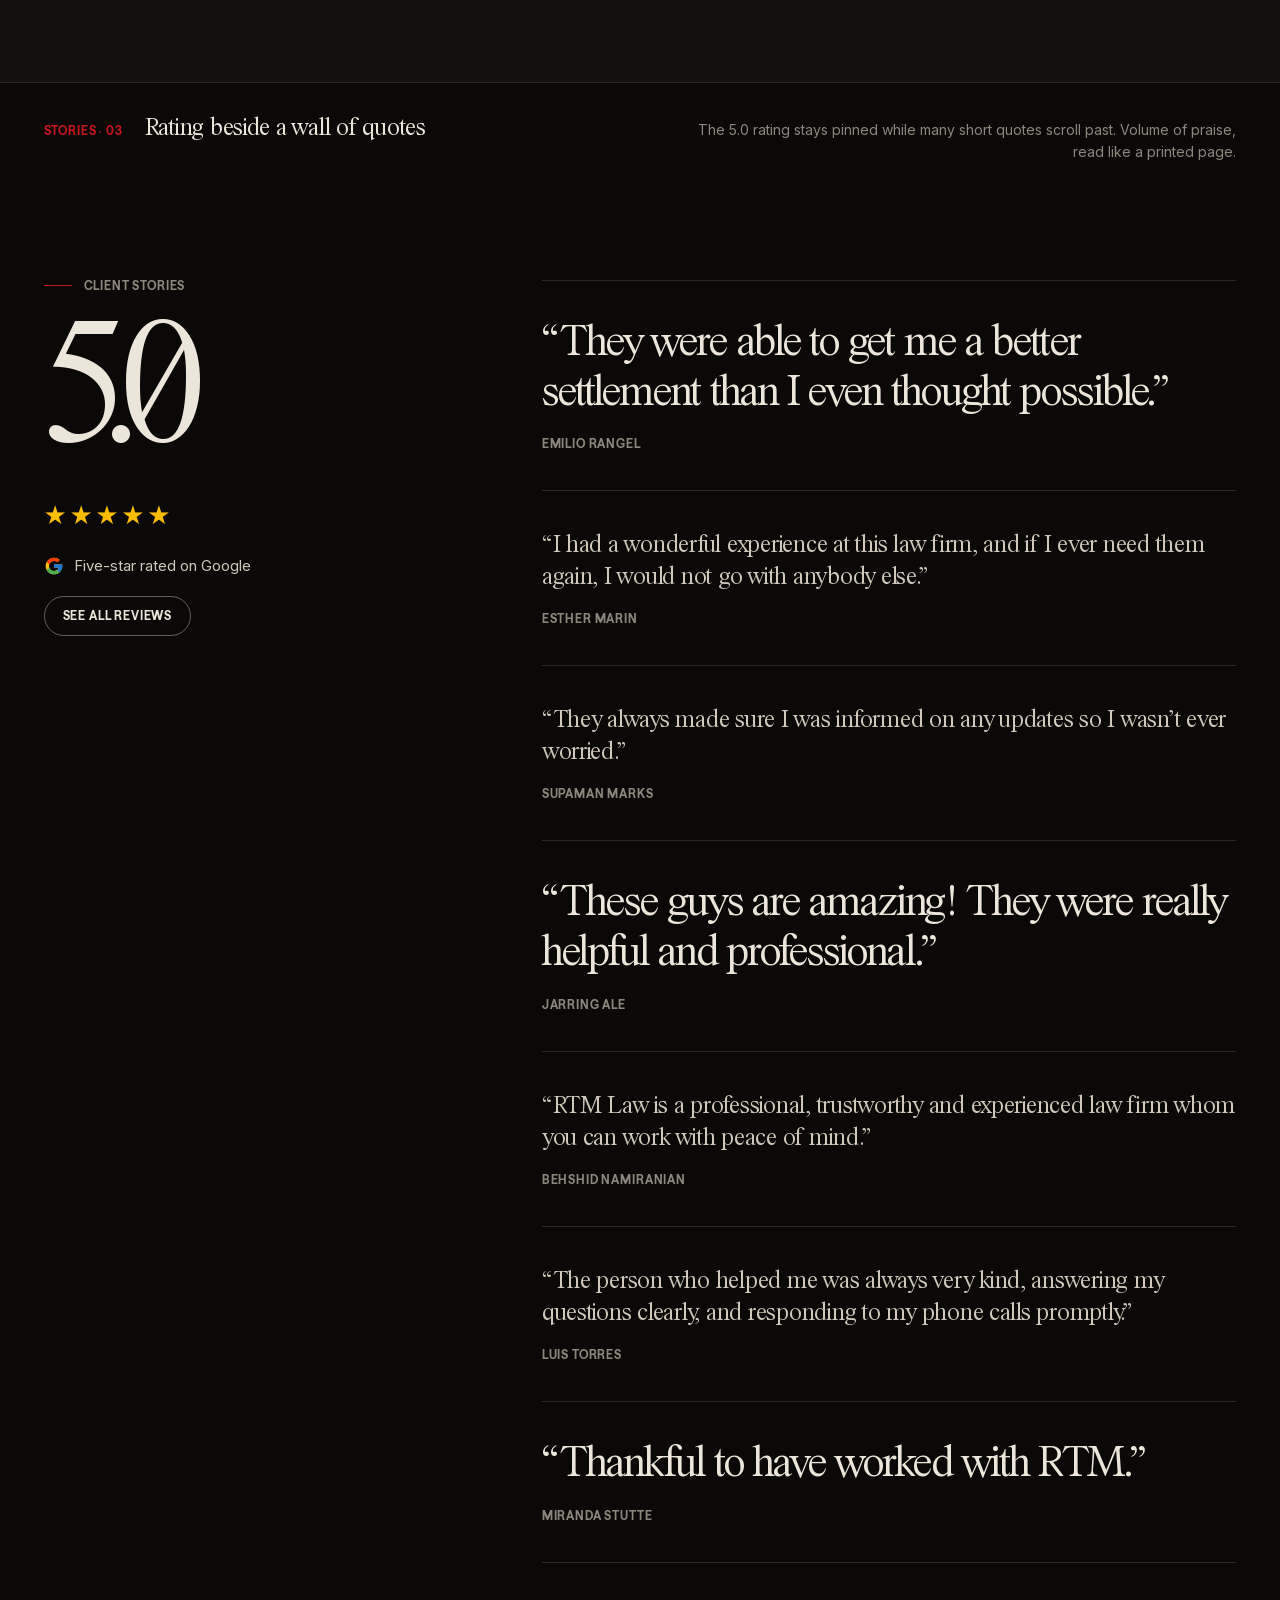
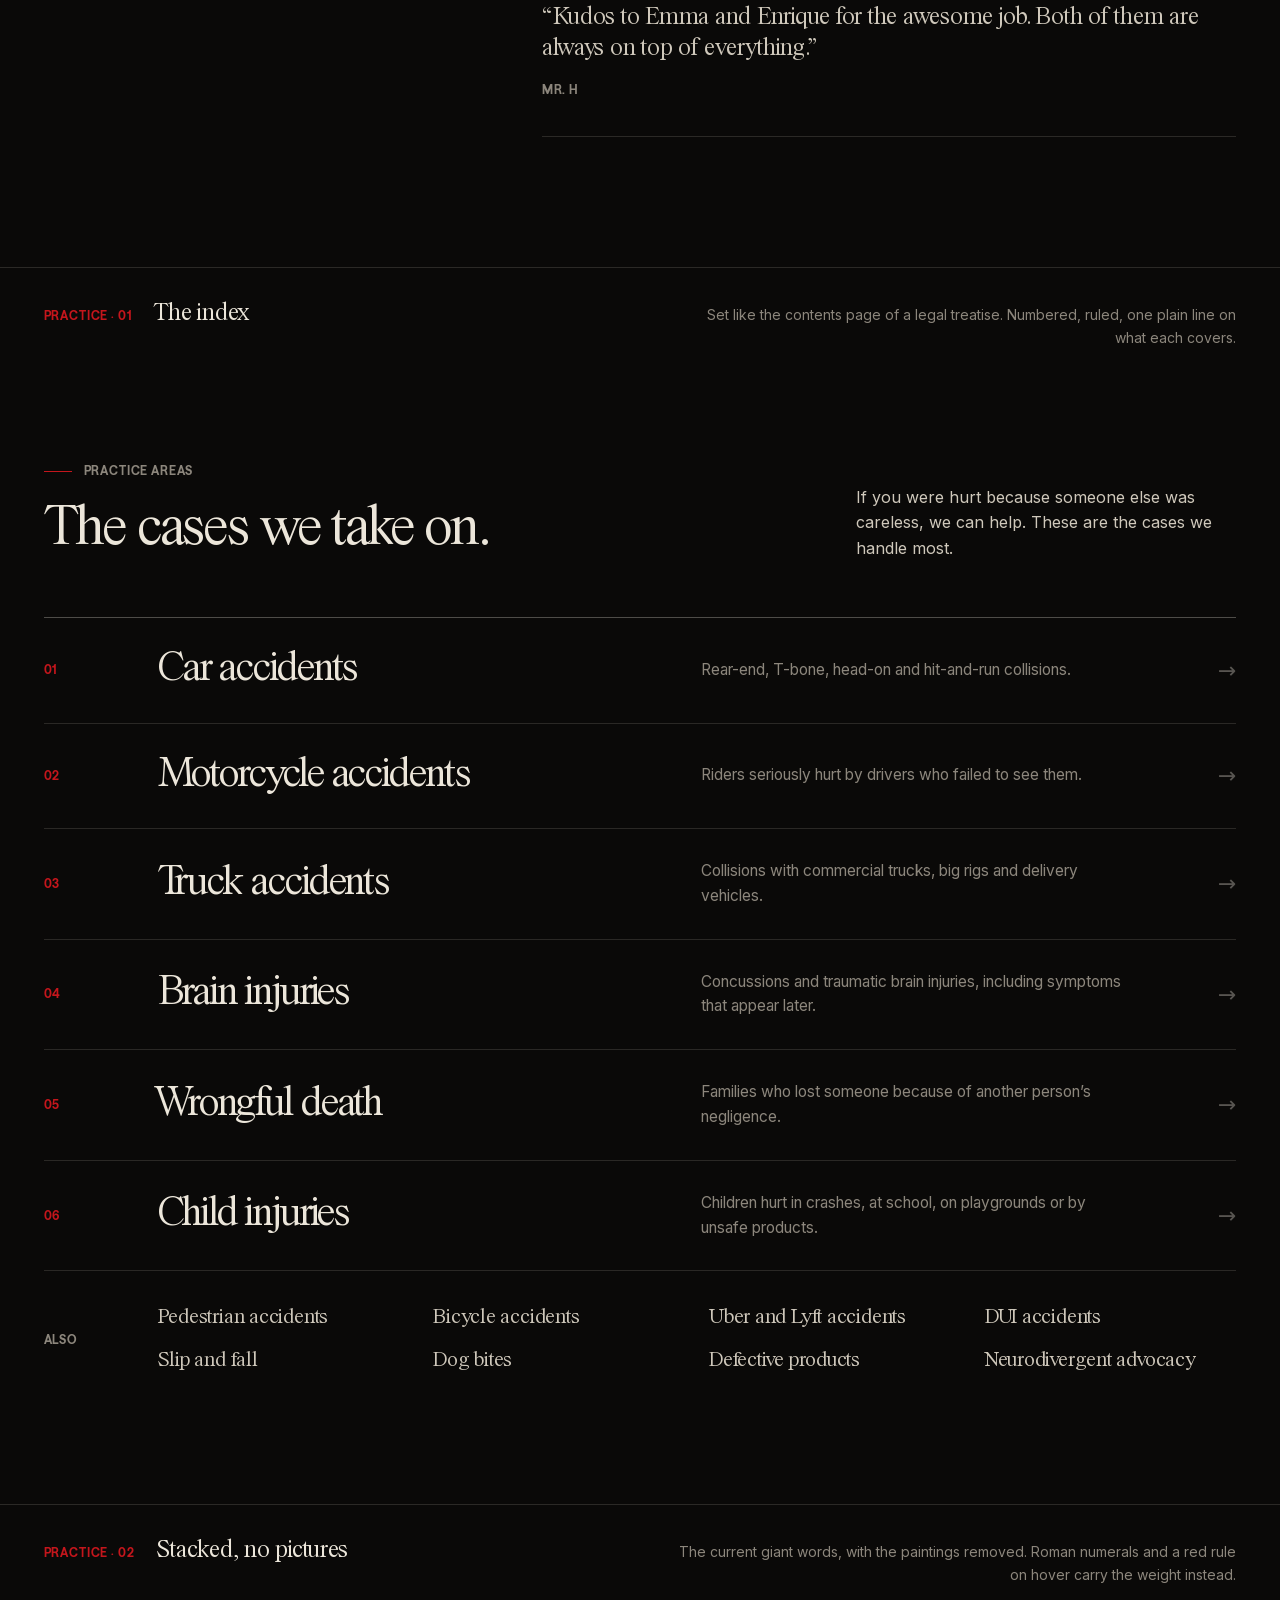
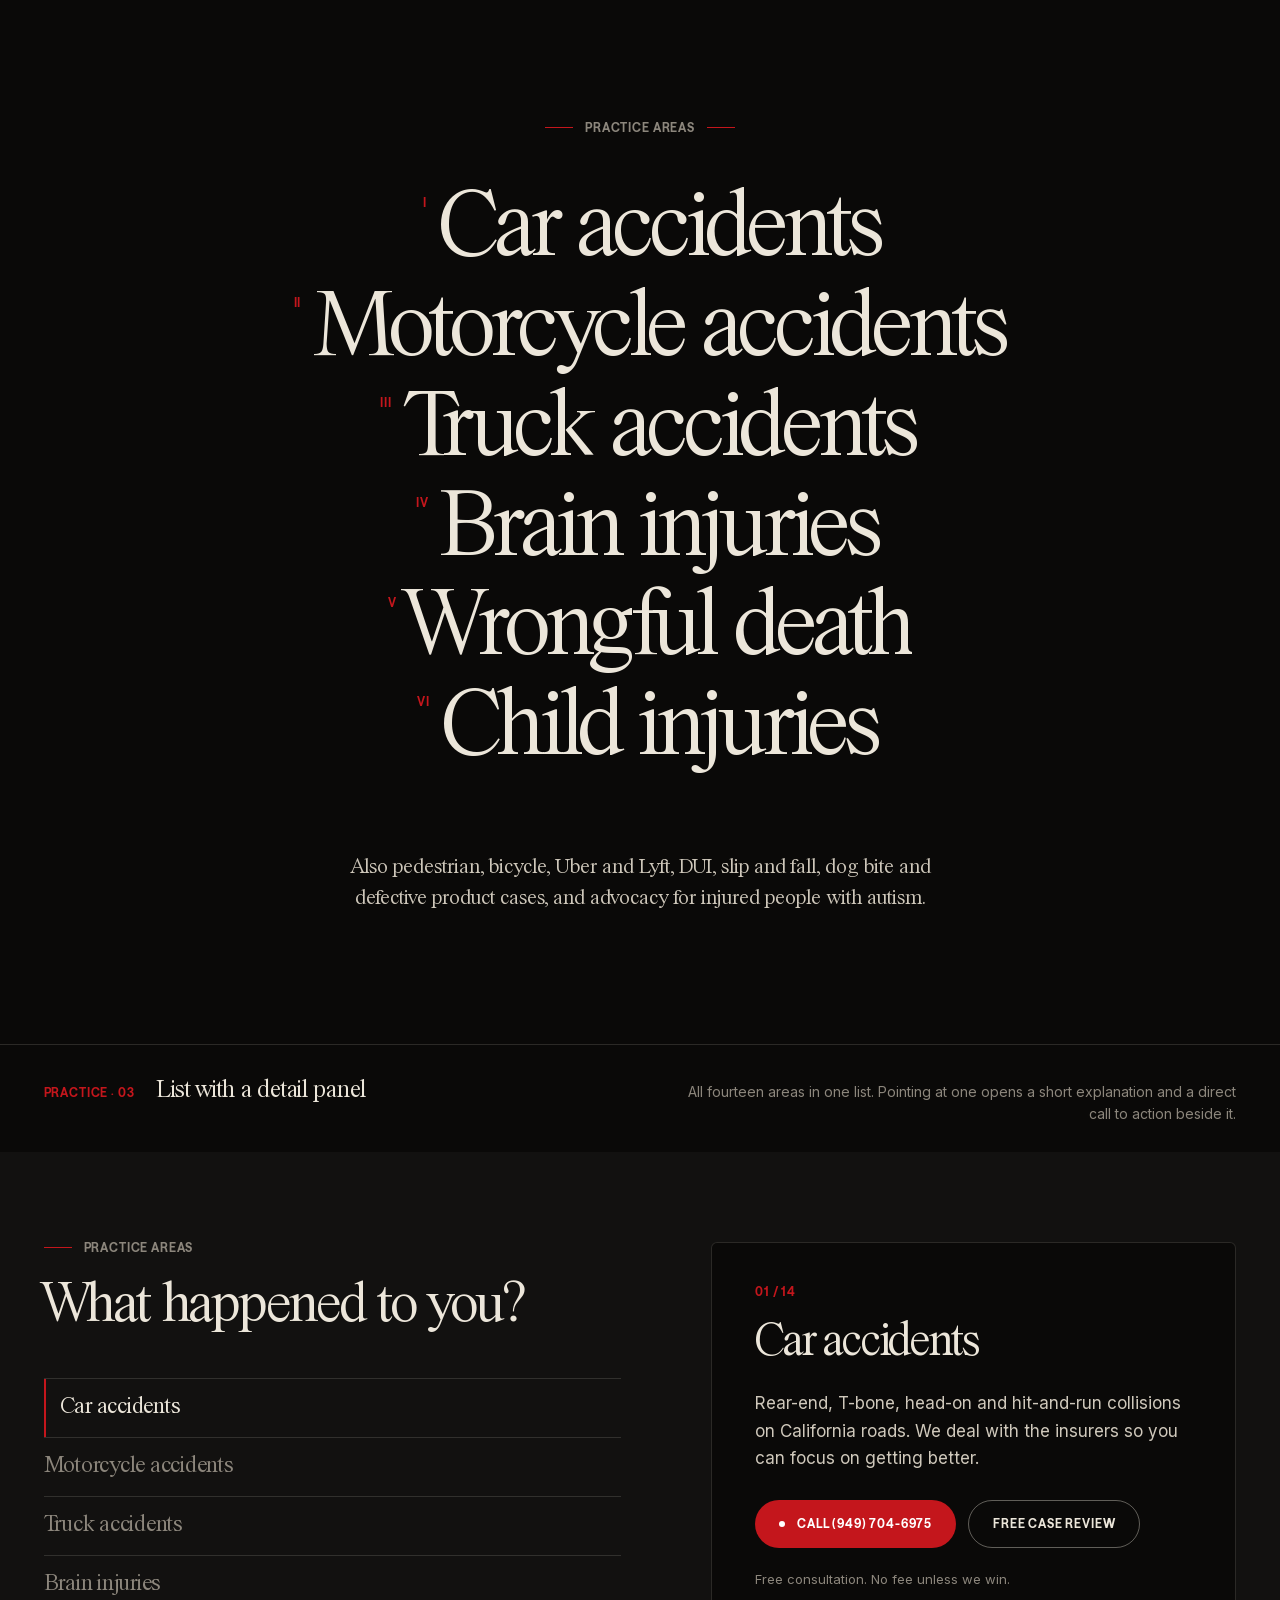
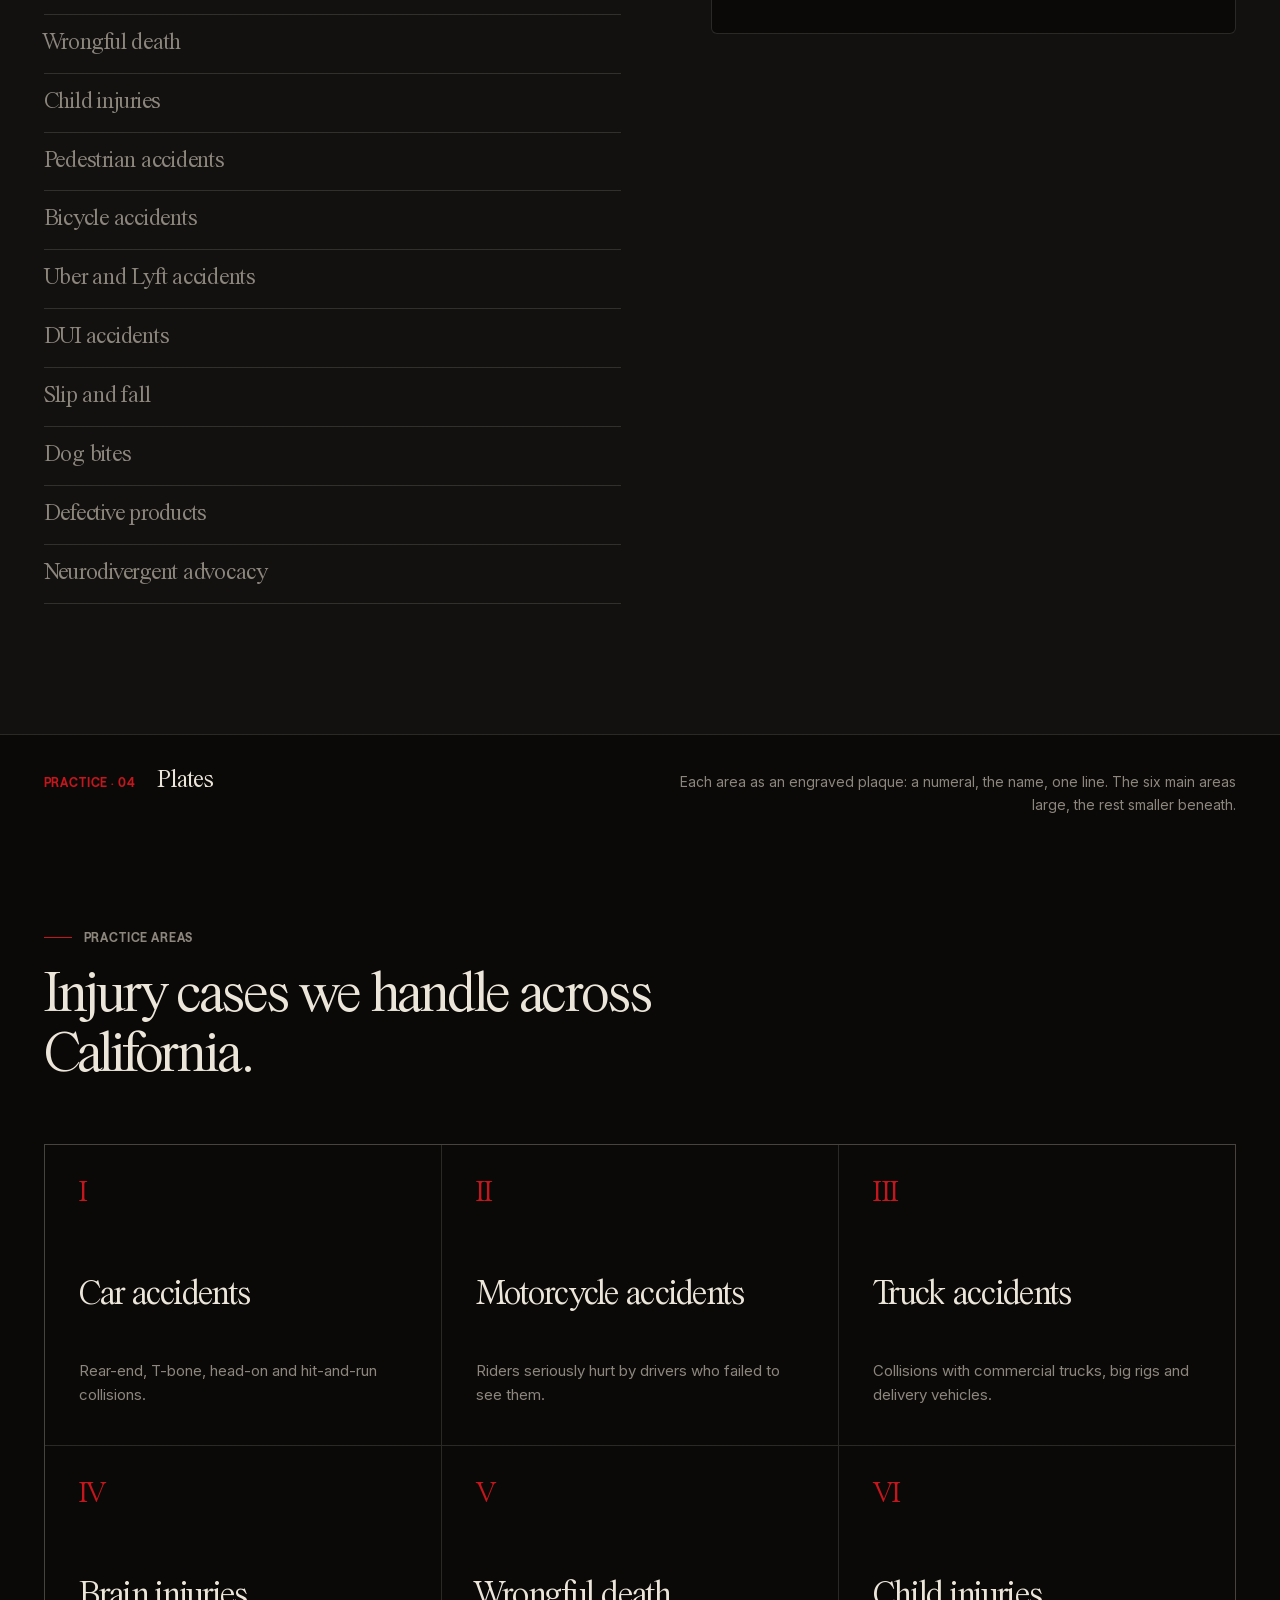
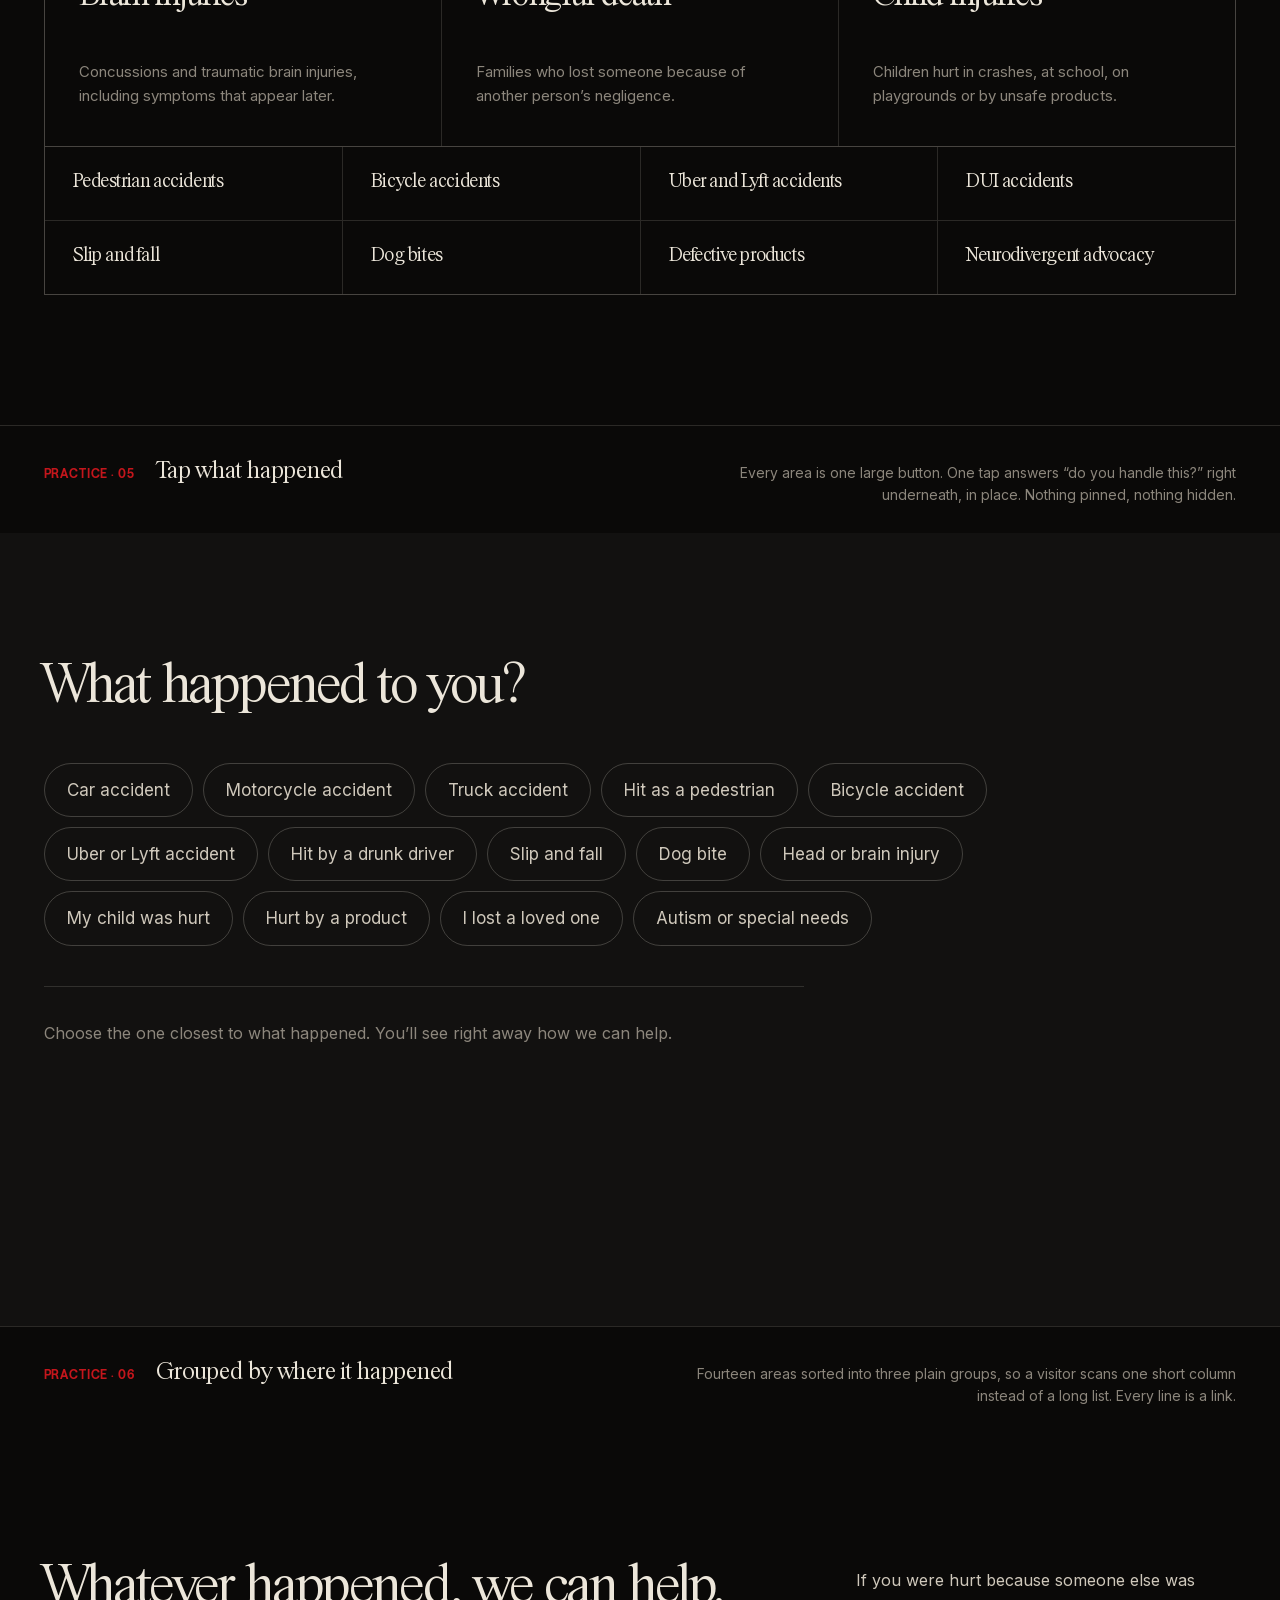
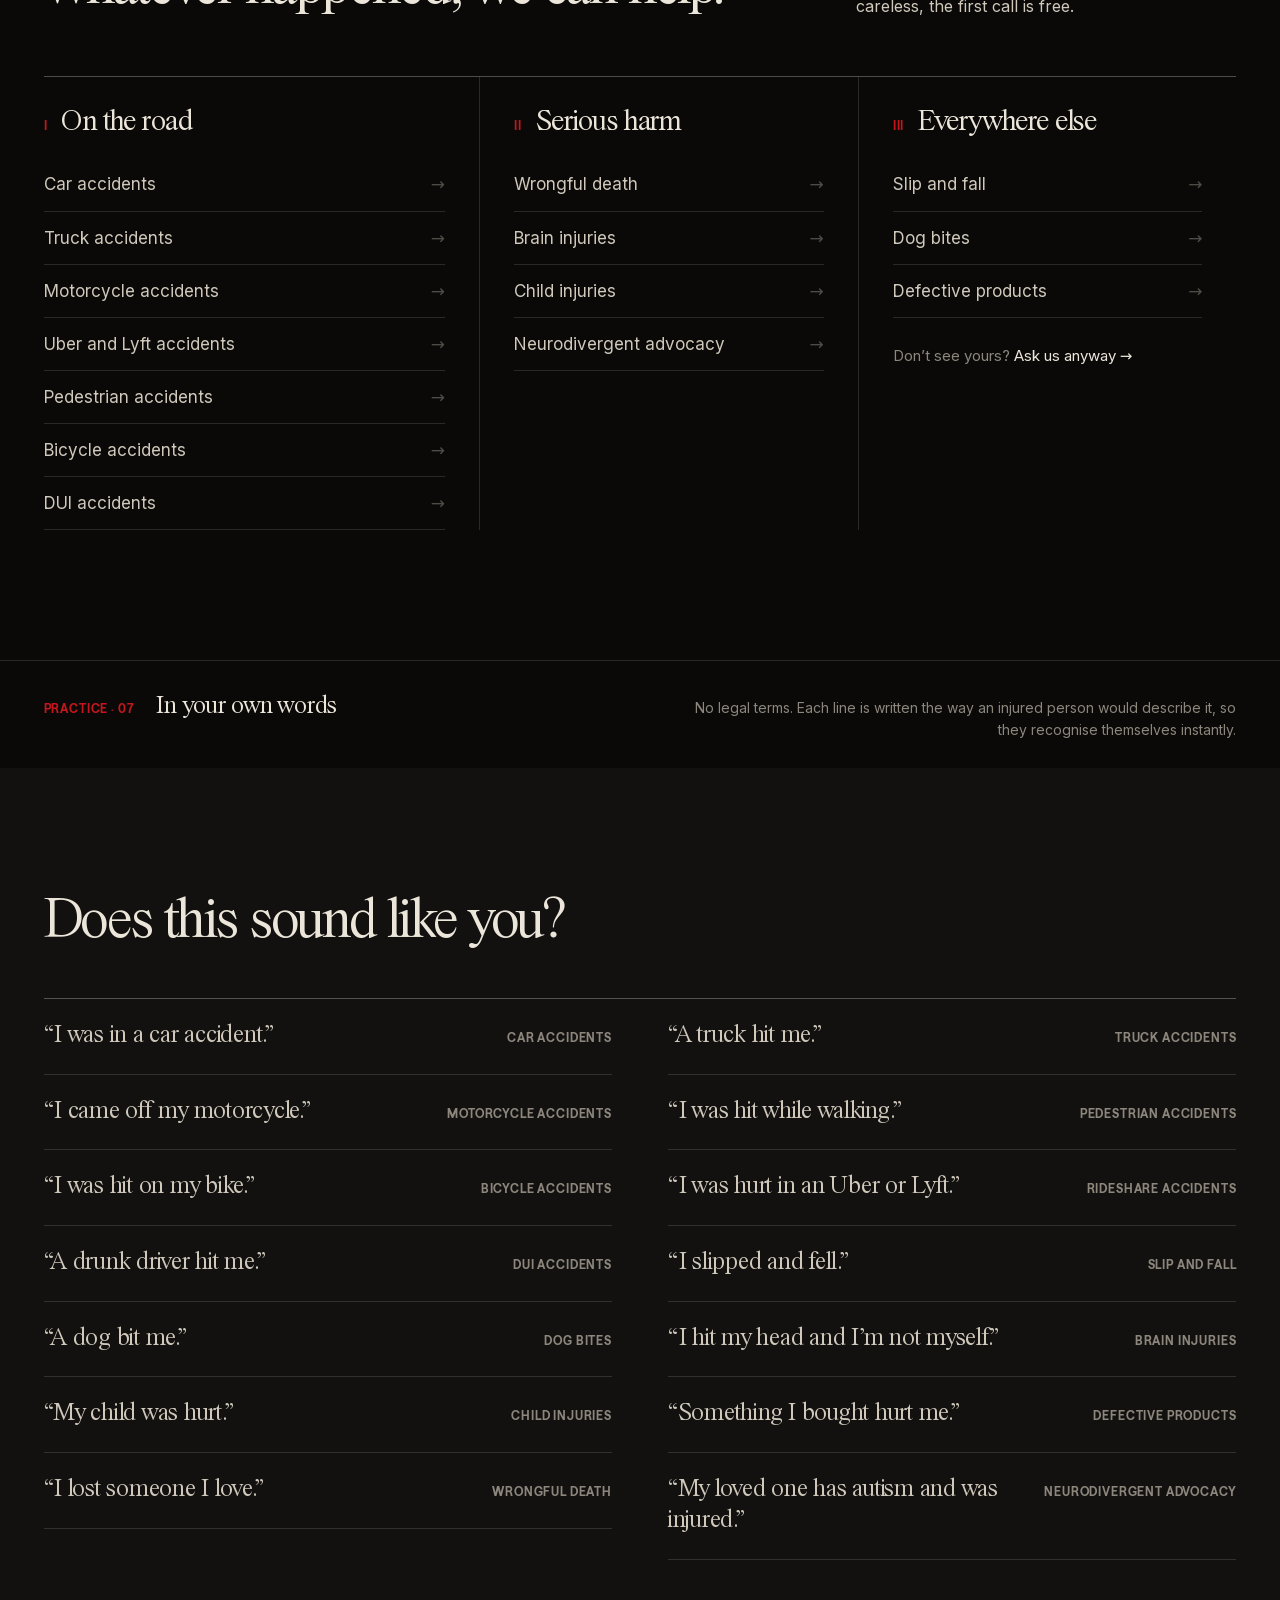
<file: options.html>
<!doctype html>
<html lang="en">
<head>
<meta charset="utf-8">
<meta name="viewport" content="width=device-width, initial-scale=1, viewport-fit=cover">
<title>RTM Law — Results &amp; client stories options</title>
<meta name="robots" content="noindex">
<meta name="theme-color" content="#0a0908">
<link rel="stylesheet" href="styles.css">
<link rel="stylesheet" href="options.css">
</head>
<body class="opts">

<!-- Option picker -->
<nav class="picker" aria-label="Options">
  <a class="picker__home" href="index.html">← Homepage</a>
  <div class="picker__group"><span>Results</span><a href="#r1">01</a><a href="#r2">02</a><a href="#r3">03</a><a href="#r4">04</a></div>
  <div class="picker__group"><span>Stories</span><a href="#t1">01</a><a href="#t2">02</a><a href="#t3">03</a></div>
  <div class="picker__group"><span>Practice</span><a href="#p1">01</a><a href="#p2">02</a><a href="#p3">03</a><a href="#p4">04</a><a href="#p5">05</a><a href="#p6">06</a><a href="#p7">07</a></div>
</nav>

<header class="intro-o wrap">
  <p class="label"><span class="rule"></span>RTM Law · Options</p>
  <h1 class="h2">Results and client stories, seven directions.</h1>
  <p class="intro-o__p">Four ways to show case results and three ways to show client reviews. Each one is built at full size with the site’s type and colours. Pick one of each, or mix parts.</p>
</header>

<!-- =======================================================
     RESULTS 01 — The ledger
     ======================================================= -->
<div class="opt" id="r1">
  <div class="opt__bar wrap"><span class="opt__tag">Results · 01</span><span class="opt__name">The ledger</span><span class="opt__why">A verdict list, like the big trial firms use. Every figure is readable at a glance, in order, nothing moving.</span></div>
  <section class="r1">
    <div class="wrap">
      <div class="r1__head">
        <div>
          <p class="label rv"><span class="rule"></span>Results</p>
          <h2 class="h2 rv">Millions recovered for injured Californians.</h2>
        </div>
        <p class="r1__total rv"><b>$11.9M</b><span>across the five cases below</span></p>
      </div>
      <ol class="ledger">
        <li class="rv"><span class="ledger__n">01</span><span class="ledger__case"><b>Trucking accident</b><i>Global settlement</i></span><span class="ledger__amt">$5M</span></li>
        <li class="rv"><span class="ledger__n">02</span><span class="ledger__case"><b>Products liability</b><i>Global settlement</i></span><span class="ledger__amt">$2.9M</span></li>
        <li class="rv"><span class="ledger__n">03</span><span class="ledger__case"><b>Auto collision</b><i>Wrongful death</i></span><span class="ledger__amt">$2M</span></li>
        <li class="rv"><span class="ledger__n">04</span><span class="ledger__case"><b>Auto v. truck</b><i>Global settlement</i></span><span class="ledger__amt">$1M</span></li>
        <li class="rv"><span class="ledger__n">05</span><span class="ledger__case"><b>Auto v. auto</b><i>Car accident</i></span><span class="ledger__amt">$1M</span></li>
      </ol>
      <div class="r1__foot">
        <p class="note">Past results do not guarantee future outcomes. Individual case results vary based on facts and circumstances.</p>
        <a class="btn btn--line" href="#t1">Read client stories<span class="arrow">→</span></a>
      </div>
    </div>
  </section>
</div>

<!-- =======================================================
     RESULTS 02 — To scale
     ======================================================= -->
<div class="opt" id="r2">
  <div class="opt__bar wrap"><span class="opt__tag">Results · 02</span><span class="opt__name">To scale</span><span class="opt__why">Each recovery drawn as a line, measured against the largest. The size of the result is felt before it is read.</span></div>
  <section class="r2">
    <div class="wrap r2__grid">
      <div class="r2__head">
        <p class="label rv"><span class="rule"></span>Results</p>
        <h2 class="h2 rv">What we’ve recovered, drawn to scale.</h2>
        <p class="rv">Five recent results for people hurt in trucking, car and product cases.</p>
      </div>
      <div class="r2__chart" data-bars>
        <div class="bar" style="--v:1"><p class="bar__lab"><b>Trucking accident</b><span>Global settlement</span></p><div class="bar__track"><i></i><span class="bar__amt">$5M</span></div></div>
        <div class="bar" style="--v:.58"><p class="bar__lab"><b>Products liability</b><span>Global settlement</span></p><div class="bar__track"><i></i><span class="bar__amt">$2.9M</span></div></div>
        <div class="bar" style="--v:.4"><p class="bar__lab"><b>Auto collision</b><span>Wrongful death</span></p><div class="bar__track"><i></i><span class="bar__amt">$2M</span></div></div>
        <div class="bar" style="--v:.2"><p class="bar__lab"><b>Auto v. truck</b><span>Global settlement</span></p><div class="bar__track"><i></i><span class="bar__amt">$1M</span></div></div>
        <div class="bar" style="--v:.2"><p class="bar__lab"><b>Auto v. auto</b><span>Car accident</span></p><div class="bar__track"><i></i><span class="bar__amt">$1M</span></div></div>
        <div class="axis"><span>$0</span><span>$1M</span><span>$2M</span><span>$3M</span><span>$4M</span><span>$5M</span></div>
        <p class="note">Past results do not guarantee future outcomes. Individual case results vary based on facts and circumstances.</p>
      </div>
    </div>
  </section>
</div>

<!-- =======================================================
     RESULTS 03 — One case, then the rest
     ======================================================= -->
<div class="opt" id="r3">
  <div class="opt__bar wrap"><span class="opt__tag">Results · 03</span><span class="opt__name">One case, then the rest</span><span class="opt__why">Lead with the strongest number at poster size, then four supporting results underneath. Confident, not busy.</span></div>
  <section class="r3">
    <div class="wrap">
      <p class="label rv"><span class="rule"></span>Results</p>
      <div class="r3__lead">
        <p class="r3__big rv"><span class="r3__cur">$</span>5<span class="r3__unit">M</span></p>
        <div class="r3__lead-copy rv">
          <p class="r3__kind">Global settlement · Trucking accident</p>
          <p class="r3__line">Our highest recent result. No two cases are the same, and results depend on the facts of each one.</p>
        </div>
      </div>
      <ul class="r3__rest">
        <li class="rv"><b>$2.9M</b><span>Global settlement</span><em>Products liability</em></li>
        <li class="rv"><b>$2M</b><span>Wrongful death</span><em>Auto collision</em></li>
        <li class="rv"><b>$1M</b><span>Global settlement</span><em>Auto v. truck</em></li>
        <li class="rv"><b>$1M</b><span>Car accident</span><em>Auto v. auto</em></li>
      </ul>
      <p class="note">Past results do not guarantee future outcomes. Individual case results vary based on facts and circumstances.</p>
    </div>
  </section>
</div>

<!-- =======================================================
     RESULTS 04 — Find your kind of case
     ======================================================= -->
<div class="opt" id="r4">
  <div class="opt__bar wrap"><span class="opt__tag">Results · 04</span><span class="opt__name">Find your kind of case</span><span class="opt__why">The visitor picks the case most like theirs and the figure changes, digit by digit. Personal, and it invites a call.</span></div>
  <section class="r4" data-r4>
    <div class="wrap r4__grid">
      <div class="r4__show">
        <p class="label"><span class="rule"></span>Results</p>
        <p class="r4__num" data-num aria-live="polite">$5M</p>
        <p class="r4__kind" data-kind>Global settlement · Trucking accident</p>
        <a class="btn btn--red" href="tel:+19497046975"><span class="dot"></span>Talk to us about your case</a>
      </div>
      <div class="r4__pick">
        <p class="r4__q">Which is closest to what happened to you?</p>
        <ul class="r4__list">
          <li><button class="is-on" data-v="$5M" data-k="Global settlement · Trucking accident"><span>A trucking accident</span><i>→</i></button></li>
          <li><button data-v="$2.9M" data-k="Global settlement · Products liability"><span>Hurt by a defective product</span><i>→</i></button></li>
          <li><button data-v="$2M" data-k="Wrongful death · Auto collision"><span>Lost a loved one in a crash</span><i>→</i></button></li>
          <li><button data-v="$1M" data-k="Global settlement · Auto v. truck"><span>My car collided with a truck</span><i>→</i></button></li>
          <li><button data-v="$1M" data-k="Car accident · Auto v. auto"><span>Car accident</span><i>→</i></button></li>
        </ul>
        <p class="note">Past results do not guarantee future outcomes. Individual case results vary based on facts and circumstances.</p>
      </div>
    </div>
  </section>
</div>

<!-- =======================================================
     STORIES 01 — Google review cards
     ======================================================= -->
<div class="opt" id="t1">
  <div class="opt__bar wrap"><span class="opt__tag">Stories · 01</span><span class="opt__name">Google review cards</span><span class="opt__why">Reviews shown as they appear on Google, so they read as real and checkable. Swipe row on phones.</span></div>
  <section class="t1">
    <div class="wrap">
      <div class="t1__head">
        <div>
          <p class="label rv"><span class="rule"></span>Client stories</p>
          <h2 class="h2 rv">In our clients’ words.</h2>
        </div>
        <div class="gsum rv">
          <span class="gsum__g"><svg viewBox="0 0 48 48" aria-hidden="true"><path fill="#FFC107" d="M43.6 20.1H42V20H24v8h11.3C33.7 32.7 29.2 36 24 36c-6.6 0-12-5.4-12-12s5.4-12 12-12c3.1 0 5.8 1.2 8 3l5.7-5.7C34 6.1 29.3 4 24 4 13 4 4 13 4 24s9 20 20 20 20-9 20-20c0-1.3-.1-2.6-.4-3.9z"/><path fill="#FF3D00" d="M6.3 14.7l6.6 4.8C14.7 15.1 19 12 24 12c3.1 0 5.8 1.2 8 3l5.7-5.7C34 6.1 29.3 4 24 4 16.3 4 9.7 8.3 6.3 14.7z"/><path fill="#4CAF50" d="M24 44c5.2 0 9.9-2 13.4-5.2l-6.2-5.2C29.2 35.1 26.7 36 24 36c-5.2 0-9.6-3.3-11.3-8l-6.5 5C9.5 39.6 16.2 44 24 44z"/><path fill="#1976D2" d="M43.6 20.1H42V20H24v8h11.3c-.8 2.2-2.2 4.2-4.1 5.6l6.2 5.2C37 39.2 44 34 44 24c0-1.3-.1-2.6-.4-3.9z"/></svg></span>
          <div><p class="gsum__score"><b>5.0</b><span class="gstars">★★★★★</span></p><p class="gsum__src">Rated five stars on Google</p></div>
          <a class="btn btn--line btn--sm" href="https://www.google.com/search?q=RTM+Law+APC+reviews" target="_blank" rel="noopener">See all reviews</a>
        </div>
      </div>
      <div class="gcards">
        <article class="gcard rv"><header><span class="gcard__av">E</span><p><b>Emilio Rangel</b><span>Google review</span></p><svg class="gcard__g" viewBox="0 0 48 48" aria-hidden="true"><use href="#g"/></svg></header><p class="gstars">★★★★★</p><p class="gcard__q">The other insurance company was not fixing my car and not helping with any of my medical needs. I was referred to RTM Law and they worked very fast and sent me to very good medical facilities. They were able to get me a better settlement than I even thought possible.</p></article>
        <article class="gcard rv"><header><span class="gcard__av">L</span><p><b>Luis Torres</b><span>Google review</span></p><svg class="gcard__g" viewBox="0 0 48 48" aria-hidden="true"><use href="#g"/></svg></header><p class="gstars">★★★★★</p><p class="gcard__q">The person who helped me was always very kind, answering my questions clearly, and responding to my phone calls promptly. I’m very grateful.</p></article>
        <article class="gcard rv"><header><span class="gcard__av">A</span><p><b>Arturo Macias</b><span>Google review</span></p><svg class="gcard__g" viewBox="0 0 48 48" aria-hidden="true"><use href="#g"/></svg></header><p class="gstars">★★★★★</p><p class="gcard__q">It was a pleasure working with them. Very good communication, always answered calls or text and always let me know what was going on. Would definitely recommend.</p></article>
        <article class="gcard rv"><header><span class="gcard__av">S</span><p><b>Supaman Marks</b><span>Google review</span></p><svg class="gcard__g" viewBox="0 0 48 48" aria-hidden="true"><use href="#g"/></svg></header><p class="gstars">★★★★★</p><p class="gcard__q">This is my second time working with RTM Law and I appreciate the speed and precision of RTM Law’s work on my case. They always made sure I was informed on any updates so I wasn’t ever worried.</p></article>
        <article class="gcard rv"><header><span class="gcard__av">R</span><p><b>Regina Lopez Guzmán</b><span>Google review</span></p><svg class="gcard__g" viewBox="0 0 48 48" aria-hidden="true"><use href="#g"/></svg></header><p class="gstars">★★★★★</p><p class="gcard__q">Excellent work. They kept me informed throughout the entire process and resolved my case quickly. Thank you for your excellent service.</p></article>
        <article class="gcard rv"><header><span class="gcard__av">M</span><p><b>Mari Bermudez</b><span>Google review</span></p><svg class="gcard__g" viewBox="0 0 48 48" aria-hidden="true"><use href="#g"/></svg></header><p class="gstars">★★★★★</p><p class="gcard__q">I recommend them. They’re very friendly and available whenever you need them for any questions or concerns you may have about your case. They’re very trustworthy.</p></article>
      </div>
    </div>
  </section>
</div>

<!-- =======================================================
     STORIES 02 — What clients mention most
     ======================================================= -->
<div class="opt" id="t2">
  <div class="opt__bar wrap"><span class="opt__tag">Stories · 02</span><span class="opt__name">What clients mention most</span><span class="opt__why">Reviews grouped by the three things injured people worry about: being kept informed, being treated with care, and the outcome.</span></div>
  <section class="t2">
    <div class="wrap">
      <div class="t2__head">
        <p class="label rv"><span class="rule"></span>Client stories</p>
        <h2 class="h2 rv">What our clients say, in three words.</h2>
      </div>
      <div class="t2__cols">
        <div class="theme rv">
          <p class="theme__n">01</p>
          <h3 class="theme__w">Informed.</h3>
          <blockquote><p>“They kept me informed throughout the entire process and resolved my case quickly.”</p><cite>Regina Lopez Guzmán</cite></blockquote>
          <blockquote><p>“Always answered calls or text and always let me know what was going on.”</p><cite>Arturo Macias</cite></blockquote>
        </div>
        <div class="theme rv">
          <p class="theme__n">02</p>
          <h3 class="theme__w">Cared for.</h3>
          <blockquote><p>“The person who helped me was always very kind, answering my questions clearly, and responding to my phone calls promptly.”</p><cite>Luis Torres</cite></blockquote>
          <blockquote><p>“Such helpful staff. Emma helped me even though she didn’t need to!”</p><cite>Andrea Ortiz</cite></blockquote>
        </div>
        <div class="theme rv">
          <p class="theme__n">03</p>
          <h3 class="theme__w">Better off.</h3>
          <blockquote><p>“They were able to get me a better settlement than I even thought possible.”</p><cite>Emilio Rangel</cite></blockquote>
          <blockquote><p>“They went above and beyond compared to similar matters I’ve had with other firms.”</p><cite>Kian Meshkat</cite></blockquote>
        </div>
      </div>
      <p class="t2__foot rv"><span class="gstars">★★★★★</span>Five-star rated on Google</p>
    </div>
  </section>
</div>

<!-- =======================================================
     STORIES 03 — Rating beside a wall of quotes
     ======================================================= -->
<div class="opt" id="t3">
  <div class="opt__bar wrap"><span class="opt__tag">Stories · 03</span><span class="opt__name">Rating beside a wall of quotes</span><span class="opt__why">The 5.0 rating stays pinned while many short quotes scroll past. Volume of praise, read like a printed page.</span></div>
  <section class="t3">
    <div class="wrap t3__grid">
      <aside class="t3__pin">
        <p class="label"><span class="rule"></span>Client stories</p>
        <p class="t3__score">5.0</p>
        <p class="gstars t3__stars">★★★★★</p>
        <p class="t3__src"><svg viewBox="0 0 48 48" aria-hidden="true"><use href="#g"/></svg>Five-star rated on Google</p>
        <a class="btn btn--line btn--sm" href="https://www.google.com/search?q=RTM+Law+APC+reviews" target="_blank" rel="noopener">See all reviews</a>
      </aside>
      <div class="t3__wall">
        <blockquote class="wq wq--xl rv"><p>“They were able to get me a better settlement than I even thought possible.”</p><cite>Emilio Rangel</cite></blockquote>
        <blockquote class="wq rv"><p>“I had a wonderful experience at this law firm, and if I ever need them again, I would not go with anybody else.”</p><cite>Esther Marin</cite></blockquote>
        <blockquote class="wq rv"><p>“They always made sure I was informed on any updates so I wasn’t ever worried.”</p><cite>Supaman Marks</cite></blockquote>
        <blockquote class="wq wq--xl rv"><p>“These guys are amazing! They were really helpful and professional.”</p><cite>Jarring Ale</cite></blockquote>
        <blockquote class="wq rv"><p>“RTM Law is a professional, trustworthy and experienced law firm whom you can work with peace of mind.”</p><cite>Behshid Namiranian</cite></blockquote>
        <blockquote class="wq rv"><p>“The person who helped me was always very kind, answering my questions clearly, and responding to my phone calls promptly.”</p><cite>Luis Torres</cite></blockquote>
        <blockquote class="wq wq--xl rv"><p>“Thankful to have worked with RTM.”</p><cite>Miranda Stutte</cite></blockquote>
        <blockquote class="wq rv"><p>“Kudos to Emma and Enrique for the awesome job. Both of them are always on top of everything.”</p><cite>Mr. H</cite></blockquote>
      </div>
    </div>
  </section>
</div>

<!-- =======================================================
     PRACTICE 01 — The index
     ======================================================= -->
<div class="opt" id="p1">
  <div class="opt__bar wrap"><span class="opt__tag">Practice · 01</span><span class="opt__name">The index</span><span class="opt__why">Set like the contents page of a legal treatise. Numbered, ruled, one plain line on what each covers.</span></div>
  <section class="p1">
    <div class="wrap">
      <div class="p1__head">
        <div><p class="label rv"><span class="rule"></span>Practice areas</p><h2 class="h2 rv">The cases we take on.</h2></div>
        <p class="p1__lede rv">If you were hurt because someone else was careless, we can help. These are the cases we handle most.</p>
      </div>
      <ol class="idx">
        <li class="rv"><a href="https://rtmlawfirm.com/california-car-accident-attorney/"><span class="idx__n">01</span><span class="idx__t">Car accidents</span><span class="idx__d">Rear-end, T-bone, head-on and hit-and-run collisions.</span><span class="idx__a">→</span></a></li>
        <li class="rv"><a href="https://rtmlawfirm.com/california-motorcycle-accident-attorney/"><span class="idx__n">02</span><span class="idx__t">Motorcycle accidents</span><span class="idx__d">Riders seriously hurt by drivers who failed to see them.</span><span class="idx__a">→</span></a></li>
        <li class="rv"><a href="https://rtmlawfirm.com/california-truck-accident-attorney/"><span class="idx__n">03</span><span class="idx__t">Truck accidents</span><span class="idx__d">Collisions with commercial trucks, big rigs and delivery vehicles.</span><span class="idx__a">→</span></a></li>
        <li class="rv"><a href="https://rtmlawfirm.com/california-brain-injury-attorney/"><span class="idx__n">04</span><span class="idx__t">Brain injuries</span><span class="idx__d">Concussions and traumatic brain injuries, including symptoms that appear later.</span><span class="idx__a">→</span></a></li>
        <li class="rv"><a href="https://rtmlawfirm.com/california-wrongful-death-attorney/"><span class="idx__n">05</span><span class="idx__t">Wrongful death</span><span class="idx__d">Families who lost someone because of another person’s negligence.</span><span class="idx__a">→</span></a></li>
        <li class="rv"><a href="https://rtmlawfirm.com/california-child-injury-attorney/"><span class="idx__n">06</span><span class="idx__t">Child injuries</span><span class="idx__d">Children hurt in crashes, at school, on playgrounds or by unsafe products.</span><span class="idx__a">→</span></a></li>
      </ol>
      <div class="idx__also rv">
        <p class="label">Also</p>
        <ul>
          <li><a href="https://rtmlawfirm.com/california-pedestrian-accident-attorney/">Pedestrian accidents</a></li>
          <li><a href="https://rtmlawfirm.com/california-bicycle-accident-attorney/">Bicycle accidents</a></li>
          <li><a href="https://rtmlawfirm.com/california-uber-lyft-accident-attorney/">Uber and Lyft accidents</a></li>
          <li><a href="https://rtmlawfirm.com/california-dui-accident-attorney/">DUI accidents</a></li>
          <li><a href="https://rtmlawfirm.com/california-slip-and-fall-accident-attorney/">Slip and fall</a></li>
          <li><a href="https://rtmlawfirm.com/california-dog-bite-attorney/">Dog bites</a></li>
          <li><a href="https://rtmlawfirm.com/california-defective-product-liability-attorney/">Defective products</a></li>
          <li><a href="https://rtmlawfirm.com/california-lawyer-for-autism/">Neurodivergent advocacy</a></li>
        </ul>
      </div>
    </div>
  </section>
</div>

<!-- =======================================================
     PRACTICE 02 — Stacked, no pictures
     ======================================================= -->
<div class="opt" id="p2">
  <div class="opt__bar wrap"><span class="opt__tag">Practice · 02</span><span class="opt__name">Stacked, no pictures</span><span class="opt__why">The current giant words, with the paintings removed. Roman numerals and a red rule on hover carry the weight instead.</span></div>
  <section class="p2">
    <div class="wrap">
      <p class="label rv center"><span class="rule"></span>Practice areas<span class="rule"></span></p>
      <ul class="stk">
        <li class="pw__row"><a href="https://rtmlawfirm.com/california-car-accident-attorney/"><sup>I</sup><span class="pw__w">Car accidents</span></a></li>
        <li class="pw__row"><a href="https://rtmlawfirm.com/california-motorcycle-accident-attorney/"><sup>II</sup><span class="pw__w">Motorcycle accidents</span></a></li>
        <li class="pw__row"><a href="https://rtmlawfirm.com/california-truck-accident-attorney/"><sup>III</sup><span class="pw__w">Truck accidents</span></a></li>
        <li class="pw__row"><a href="https://rtmlawfirm.com/california-brain-injury-attorney/"><sup>IV</sup><span class="pw__w">Brain injuries</span></a></li>
        <li class="pw__row"><a href="https://rtmlawfirm.com/california-wrongful-death-attorney/"><sup>V</sup><span class="pw__w">Wrongful death</span></a></li>
        <li class="pw__row"><a href="https://rtmlawfirm.com/california-child-injury-attorney/"><sup>VI</sup><span class="pw__w">Child injuries</span></a></li>
      </ul>
      <p class="stk__also rv">Also pedestrian, bicycle, Uber and Lyft, DUI, slip and fall, dog bite and defective product cases, and advocacy for injured people with autism.</p>
    </div>
  </section>
</div>

<!-- =======================================================
     PRACTICE 03 — List with a detail panel
     ======================================================= -->
<div class="opt" id="p3">
  <div class="opt__bar wrap"><span class="opt__tag">Practice · 03</span><span class="opt__name">List with a detail panel</span><span class="opt__why">All fourteen areas in one list. Pointing at one opens a short explanation and a direct call to action beside it.</span></div>
  <section class="p3" data-p3>
    <div class="wrap p3__grid">
      <div>
        <p class="label rv"><span class="rule"></span>Practice areas</p>
        <h2 class="h2 rv p3__h">What happened to you?</h2>
        <ul class="p3__list">
          <li><button class="is-on" data-d="Rear-end, T-bone, head-on and hit-and-run collisions on California roads. We deal with the insurers so you can focus on getting better.">Car accidents</button></li>
          <li><button data-d="Riders are often blamed and badly hurt. We push back on bias and pursue the full cost of your injuries.">Motorcycle accidents</button></li>
          <li><button data-d="Collisions with commercial trucks, big rigs and delivery vehicles, where the trucking company and its insurer are usually involved.">Truck accidents</button></li>
          <li><button data-d="Concussions and traumatic brain injuries, including symptoms that only appear days or weeks later.">Brain injuries</button></li>
          <li><button data-d="For families who lost someone because of another person’s negligence. We handle the legal side with care while you grieve.">Wrongful death</button></li>
          <li><button data-d="Children hurt in crashes, at school, on playgrounds or by unsafe products.">Child injuries</button></li>
          <li><button data-d="People on foot struck by vehicles in crosswalks, parking lots and streets.">Pedestrian accidents</button></li>
          <li><button data-d="Cyclists hit by cars, struck by opening doors or hurt by unsafe roads.">Bicycle accidents</button></li>
          <li><button data-d="Passengers, drivers and others hurt in Uber and Lyft crashes, where several insurance policies can apply.">Uber and Lyft accidents</button></li>
          <li><button data-d="Injuries caused by drunk or impaired drivers.">DUI accidents</button></li>
          <li><button data-d="Falls on unsafe property: wet floors, broken steps, poor lighting.">Slip and fall</button></li>
          <li><button data-d="Bites and attacks. California generally holds dog owners responsible for the harm their dogs cause.">Dog bites</button></li>
          <li><button data-d="Injuries from defective vehicles, devices and consumer products.">Defective products</button></li>
          <li><button data-d="We represent injured people with autism and special needs, with clear communication and accommodations tailored to each client.">Neurodivergent advocacy</button></li>
        </ul>
      </div>
      <aside class="p3__panel">
        <p class="p3__count" data-n>01 / 14</p>
        <h3 class="p3__name" data-t>Car accidents</h3>
        <p class="p3__desc" data-desc>Rear-end, T-bone, head-on and hit-and-run collisions on California roads. We deal with the insurers so you can focus on getting better.</p>
        <div class="p3__ctas">
          <a class="btn btn--red" href="tel:+19497046975"><span class="dot"></span>Call (949) 704-6975</a>
          <a class="btn btn--line" href="index.html#contact">Free case review</a>
        </div>
        <p class="note">Free consultation. No fee unless we win.</p>
      </aside>
    </div>
  </section>
</div>

<!-- =======================================================
     PRACTICE 04 — Plates
     ======================================================= -->
<div class="opt" id="p4">
  <div class="opt__bar wrap"><span class="opt__tag">Practice · 04</span><span class="opt__name">Plates</span><span class="opt__why">Each area as an engraved plaque: a numeral, the name, one line. The six main areas large, the rest smaller beneath.</span></div>
  <section class="p4">
    <div class="wrap">
      <div class="p1__head">
        <div><p class="label rv"><span class="rule"></span>Practice areas</p><h2 class="h2 rv">Injury cases we handle across California.</h2></div>
      </div>
      <div class="plates">
        <a class="plate rv" href="https://rtmlawfirm.com/california-car-accident-attorney/"><span class="plate__n">I</span><span class="plate__t">Car accidents</span><span class="plate__d">Rear-end, T-bone, head-on and hit-and-run collisions.</span></a>
        <a class="plate rv" href="https://rtmlawfirm.com/california-motorcycle-accident-attorney/"><span class="plate__n">II</span><span class="plate__t">Motorcycle accidents</span><span class="plate__d">Riders seriously hurt by drivers who failed to see them.</span></a>
        <a class="plate rv" href="https://rtmlawfirm.com/california-truck-accident-attorney/"><span class="plate__n">III</span><span class="plate__t">Truck accidents</span><span class="plate__d">Collisions with commercial trucks, big rigs and delivery vehicles.</span></a>
        <a class="plate rv" href="https://rtmlawfirm.com/california-brain-injury-attorney/"><span class="plate__n">IV</span><span class="plate__t">Brain injuries</span><span class="plate__d">Concussions and traumatic brain injuries, including symptoms that appear later.</span></a>
        <a class="plate rv" href="https://rtmlawfirm.com/california-wrongful-death-attorney/"><span class="plate__n">V</span><span class="plate__t">Wrongful death</span><span class="plate__d">Families who lost someone because of another person’s negligence.</span></a>
        <a class="plate rv" href="https://rtmlawfirm.com/california-child-injury-attorney/"><span class="plate__n">VI</span><span class="plate__t">Child injuries</span><span class="plate__d">Children hurt in crashes, at school, on playgrounds or by unsafe products.</span></a>
      </div>
      <div class="plates plates--sm">
        <a class="plate rv" href="https://rtmlawfirm.com/california-pedestrian-accident-attorney/"><span class="plate__t">Pedestrian accidents</span></a>
        <a class="plate rv" href="https://rtmlawfirm.com/california-bicycle-accident-attorney/"><span class="plate__t">Bicycle accidents</span></a>
        <a class="plate rv" href="https://rtmlawfirm.com/california-uber-lyft-accident-attorney/"><span class="plate__t">Uber and Lyft accidents</span></a>
        <a class="plate rv" href="https://rtmlawfirm.com/california-dui-accident-attorney/"><span class="plate__t">DUI accidents</span></a>
        <a class="plate rv" href="https://rtmlawfirm.com/california-slip-and-fall-accident-attorney/"><span class="plate__t">Slip and fall</span></a>
        <a class="plate rv" href="https://rtmlawfirm.com/california-dog-bite-attorney/"><span class="plate__t">Dog bites</span></a>
        <a class="plate rv" href="https://rtmlawfirm.com/california-defective-product-liability-attorney/"><span class="plate__t">Defective products</span></a>
        <a class="plate rv" href="https://rtmlawfirm.com/california-lawyer-for-autism/"><span class="plate__t">Neurodivergent advocacy</span></a>
      </div>
    </div>
  </section>
</div>

<!-- =======================================================
     PRACTICE 05 — Tap what happened
     ======================================================= -->
<div class="opt" id="p5">
  <div class="opt__bar wrap"><span class="opt__tag">Practice · 05</span><span class="opt__name">Tap what happened</span><span class="opt__why">Every area is one large button. One tap answers “do you handle this?” right underneath, in place. Nothing pinned, nothing hidden.</span></div>
  <section class="p5" data-p5>
    <div class="wrap">
      <p class="label rv"><span class="rule"></span>Practice areas</p>
      <h2 class="h2 rv p5__h">What happened to you?</h2>
      <div class="pills rv">
        <button data-d="Rear-end, T-bone, head-on and hit-and-run collisions on California roads.">Car accident</button>
        <button data-d="Riders seriously hurt by drivers who failed to see them.">Motorcycle accident</button>
        <button data-d="Collisions with commercial trucks, big rigs and delivery vehicles.">Truck accident</button>
        <button data-d="People on foot struck by vehicles in crosswalks, parking lots and streets.">Hit as a pedestrian</button>
        <button data-d="Cyclists hit by cars, struck by opening doors or hurt by unsafe roads.">Bicycle accident</button>
        <button data-d="Passengers, drivers and others hurt in rideshare crashes, where several insurance policies can apply.">Uber or Lyft accident</button>
        <button data-d="Injuries caused by drunk or impaired drivers.">Hit by a drunk driver</button>
        <button data-d="Falls on unsafe property: wet floors, broken steps, poor lighting.">Slip and fall</button>
        <button data-d="Bites and attacks. California generally holds dog owners responsible for the harm their dogs cause.">Dog bite</button>
        <button data-d="Concussions and traumatic brain injuries, including symptoms that appear days or weeks later.">Head or brain injury</button>
        <button data-d="Children hurt in crashes, at school, on playgrounds or by unsafe products.">My child was hurt</button>
        <button data-d="Injuries from defective vehicles, devices and consumer products.">Hurt by a product</button>
        <button data-d="For families who lost someone because of another person’s negligence. We handle the legal side with care.">I lost a loved one</button>
        <button data-d="Injured people with autism and special needs, with clear communication and accommodations tailored to each client.">Autism or special needs</button>
      </div>
      <div class="p5__ans" aria-live="polite">
        <p class="p5__idle" data-idle>Choose the one closest to what happened. You’ll see right away how we can help.</p>
        <div class="p5__res" data-res hidden>
          <p class="p5__sel" data-sel></p>
          <p class="p5__yes"><span class="p5__tick">✓</span>We can help.</p>
          <p class="p5__d" data-d2></p>
          <a class="p5__link" href="index.html#contact">Get a free case review<span class="arrow">→</span></a>
        </div>
      </div>
    </div>
  </section>
</div>

<!-- =======================================================
     PRACTICE 06 — Grouped by where it happened
     ======================================================= -->
<div class="opt" id="p6">
  <div class="opt__bar wrap"><span class="opt__tag">Practice · 06</span><span class="opt__name">Grouped by where it happened</span><span class="opt__why">Fourteen areas sorted into three plain groups, so a visitor scans one short column instead of a long list. Every line is a link.</span></div>
  <section class="p6">
    <div class="wrap">
      <div class="p1__head">
        <div><p class="label rv"><span class="rule"></span>Practice areas</p><h2 class="h2 rv">Whatever happened, we can help.</h2></div>
        <p class="p1__lede rv">If you were hurt because someone else was careless, the first call is free.</p>
      </div>
      <div class="groups">
        <div class="grp rv">
          <h3 class="grp__h"><span>I</span>On the road</h3>
          <ul>
            <li><a href="https://rtmlawfirm.com/california-car-accident-attorney/">Car accidents<i>→</i></a></li>
            <li><a href="https://rtmlawfirm.com/california-truck-accident-attorney/">Truck accidents<i>→</i></a></li>
            <li><a href="https://rtmlawfirm.com/california-motorcycle-accident-attorney/">Motorcycle accidents<i>→</i></a></li>
            <li><a href="https://rtmlawfirm.com/california-uber-lyft-accident-attorney/">Uber and Lyft accidents<i>→</i></a></li>
            <li><a href="https://rtmlawfirm.com/california-pedestrian-accident-attorney/">Pedestrian accidents<i>→</i></a></li>
            <li><a href="https://rtmlawfirm.com/california-bicycle-accident-attorney/">Bicycle accidents<i>→</i></a></li>
            <li><a href="https://rtmlawfirm.com/california-dui-accident-attorney/">DUI accidents<i>→</i></a></li>
          </ul>
        </div>
        <div class="grp rv">
          <h3 class="grp__h"><span>II</span>Serious harm</h3>
          <ul>
            <li><a href="https://rtmlawfirm.com/california-wrongful-death-attorney/">Wrongful death<i>→</i></a></li>
            <li><a href="https://rtmlawfirm.com/california-brain-injury-attorney/">Brain injuries<i>→</i></a></li>
            <li><a href="https://rtmlawfirm.com/california-child-injury-attorney/">Child injuries<i>→</i></a></li>
            <li><a href="https://rtmlawfirm.com/california-lawyer-for-autism/">Neurodivergent advocacy<i>→</i></a></li>
          </ul>
        </div>
        <div class="grp rv">
          <h3 class="grp__h"><span>III</span>Everywhere else</h3>
          <ul>
            <li><a href="https://rtmlawfirm.com/california-slip-and-fall-accident-attorney/">Slip and fall<i>→</i></a></li>
            <li><a href="https://rtmlawfirm.com/california-dog-bite-attorney/">Dog bites<i>→</i></a></li>
            <li><a href="https://rtmlawfirm.com/california-defective-product-liability-attorney/">Defective products<i>→</i></a></li>
          </ul>
          <p class="grp__note">Don’t see yours? <a href="index.html#contact">Ask us anyway →</a></p>
        </div>
      </div>
    </div>
  </section>
</div>

<!-- =======================================================
     PRACTICE 07 — In your own words
     ======================================================= -->
<div class="opt" id="p7">
  <div class="opt__bar wrap"><span class="opt__tag">Practice · 07</span><span class="opt__name">In your own words</span><span class="opt__why">No legal terms. Each line is written the way an injured person would describe it, so they recognise themselves instantly.</span></div>
  <section class="p7">
    <div class="wrap">
      <p class="label rv"><span class="rule"></span>Practice areas</p>
      <h2 class="h2 rv p7__h">Does this sound like you?</h2>
      <ul class="own">
        <li class="rv"><a href="https://rtmlawfirm.com/california-car-accident-attorney/"><span>“I was in a car accident.”</span><i>Car accidents</i></a></li>
        <li class="rv"><a href="https://rtmlawfirm.com/california-truck-accident-attorney/"><span>“A truck hit me.”</span><i>Truck accidents</i></a></li>
        <li class="rv"><a href="https://rtmlawfirm.com/california-motorcycle-accident-attorney/"><span>“I came off my motorcycle.”</span><i>Motorcycle accidents</i></a></li>
        <li class="rv"><a href="https://rtmlawfirm.com/california-pedestrian-accident-attorney/"><span>“I was hit while walking.”</span><i>Pedestrian accidents</i></a></li>
        <li class="rv"><a href="https://rtmlawfirm.com/california-bicycle-accident-attorney/"><span>“I was hit on my bike.”</span><i>Bicycle accidents</i></a></li>
        <li class="rv"><a href="https://rtmlawfirm.com/california-uber-lyft-accident-attorney/"><span>“I was hurt in an Uber or Lyft.”</span><i>Rideshare accidents</i></a></li>
        <li class="rv"><a href="https://rtmlawfirm.com/california-dui-accident-attorney/"><span>“A drunk driver hit me.”</span><i>DUI accidents</i></a></li>
        <li class="rv"><a href="https://rtmlawfirm.com/california-slip-and-fall-accident-attorney/"><span>“I slipped and fell.”</span><i>Slip and fall</i></a></li>
        <li class="rv"><a href="https://rtmlawfirm.com/california-dog-bite-attorney/"><span>“A dog bit me.”</span><i>Dog bites</i></a></li>
        <li class="rv"><a href="https://rtmlawfirm.com/california-brain-injury-attorney/"><span>“I hit my head and I’m not myself.”</span><i>Brain injuries</i></a></li>
        <li class="rv"><a href="https://rtmlawfirm.com/california-child-injury-attorney/"><span>“My child was hurt.”</span><i>Child injuries</i></a></li>
        <li class="rv"><a href="https://rtmlawfirm.com/california-defective-product-liability-attorney/"><span>“Something I bought hurt me.”</span><i>Defective products</i></a></li>
        <li class="rv"><a href="https://rtmlawfirm.com/california-wrongful-death-attorney/"><span>“I lost someone I love.”</span><i>Wrongful death</i></a></li>
        <li class="rv"><a href="https://rtmlawfirm.com/california-lawyer-for-autism/"><span>“My loved one has autism and was injured.”</span><i>Neurodivergent advocacy</i></a></li>
      </ul>
      <p class="own__foot rv">Something else? <a href="index.html#contact">Tell us what happened →</a></p>
    </div>
  </section>
</div>

<footer class="opts__end wrap">
  <p class="note">Quotes are from RTM Law’s Google reviews as published on rtmlawfirm.com, lightly trimmed. Results are the five shown on rtmlawfirm.com.</p>
  <a class="btn btn--line" href="index.html">Back to the homepage<span class="arrow">→</span></a>
</footer>

<!-- shared Google "G" -->
<svg width="0" height="0" style="position:absolute" aria-hidden="true"><defs><g id="g"><path fill="#FFC107" d="M43.6 20.1H42V20H24v8h11.3C33.7 32.7 29.2 36 24 36c-6.6 0-12-5.4-12-12s5.4-12 12-12c3.1 0 5.8 1.2 8 3l5.7-5.7C34 6.1 29.3 4 24 4 13 4 4 13 4 24s9 20 20 20 20-9 20-20c0-1.3-.1-2.6-.4-3.9z"/><path fill="#FF3D00" d="M6.3 14.7l6.6 4.8C14.7 15.1 19 12 24 12c3.1 0 5.8 1.2 8 3l5.7-5.7C34 6.1 29.3 4 24 4 16.3 4 9.7 8.3 6.3 14.7z"/><path fill="#4CAF50" d="M24 44c5.2 0 9.9-2 13.4-5.2l-6.2-5.2C29.2 35.1 26.7 36 24 36c-5.2 0-9.6-3.3-11.3-8l-6.5 5C9.5 39.6 16.2 44 24 44z"/><path fill="#1976D2" d="M43.6 20.1H42V20H24v8h11.3c-.8 2.2-2.2 4.2-4.1 5.6l6.2 5.2C37 39.2 44 34 44 24c0-1.3-.1-2.6-.4-3.9z"/></g></defs></svg>

<script src="options.js" defer></script>
</body>
</html>
</file>
<file: styles.css>
@font-face {
  font-family: "Inter";
  src: url("fonts/inter-latin.woff2") format("woff2");
  font-weight: 400 600;
  font-style: normal;
  font-display: swap;
}
@font-face {
  font-family: "PS Times";
  src: url("fonts/ps-times.woff2") format("woff2");
  font-weight: 400;
  font-style: normal;
  font-display: swap;
}
@font-face {
  font-family: "Season Sans";
  src: url("fonts/season-sans-bold.woff2") format("woff2");
  font-weight: 700;
  font-style: normal;
  font-display: swap;
}

:root {
  --ink: #0a0908;
  --ink-2: #121110;
  --ink-3: #1b1917;
  --bone: #ece6da;
  --bone-2: #cfc8bb;
  --grey: #8c867c;
  --line: rgba(236, 230, 218, .14);
  --red: #c4161c;
  --red-d: #9e1116;
  --pad: clamp(20px, 3.4vw, 56px);
  --ease: cubic-bezier(.22, .8, .24, 1);
  --serif: "PS Times", "Times New Roman", serif;
  --sans: "Inter", system-ui, -apple-system, "Segoe UI", Roboto, Helvetica, Arial, sans-serif;
  /* buttons + annotations: Land South UI style */
  --ui: 700 12px/1 "Season Sans", "Helvetica Neue", Arial, sans-serif;
  --ui-track: .07em;
}

*, *::before, *::after { box-sizing: border-box; }
html { -webkit-text-size-adjust: 100%; }
html.lenis, html.lenis body { height: auto; }
.lenis.lenis-smooth { scroll-behavior: auto !important; }
body {
  margin: 0;
  background: var(--ink);
  color: var(--bone);
  font: 400 16px/1.6 var(--sans);
  -webkit-font-smoothing: antialiased;
  text-rendering: optimizeLegibility;
  overflow-x: clip;
}
em, i, cite { font-style: normal; }
img { display: block; max-width: 100%; }
a { color: inherit; text-decoration: none; }
button { font: inherit; color: inherit; background: none; border: 0; cursor: pointer; }
::selection { background: var(--red); color: #fff; }

.wrap { width: 100%; max-width: 1560px; margin: 0 auto; padding: 0 var(--pad); }
.center { justify-content: center; }

/* ---------- type ---------- */
/* PS Times for display; Inter for body; Season Sans for buttons + annotations */
h1, h2, h3, .h2, .hero__title, .hero__reveal-title, .proof__big,
.person__cap h3, .person__more-t, .pw__row, .pw__cta p,
.step h3, .faq__list summary, .contact__phone,
.form__sent, .loc h3, .ft__call, .menu__nav a, .menu__phone { font-family: var(--serif); }
.label {
  display: flex; align-items: center; gap: 12px;
  margin: 0;
  font: var(--ui); letter-spacing: var(--ui-track); text-transform: uppercase;
  color: var(--grey);
}
.rule { display: inline-block; width: 28px; height: 1px; background: var(--red); }
.h2 {
  margin: 0;
  font-weight: 400;
  font-size: clamp(38px, 4.6vw, 80px);
  line-height: 1.02;
  letter-spacing: -.02em;
}
p { margin: 0; }

/* line masks (headings rise from behind a mask) */
.hl { display: block; overflow: hidden; padding-bottom: .08em; margin-bottom: -.08em; }
.hl__i { display: block; transform: translateY(105%); transition: transform 1.25s var(--ease); }
.is-in .hl__i, .hl.is-in .hl__i { transform: none; }
.split .hl:nth-child(2) .hl__i { transition-delay: .08s; }
.split .hl:nth-child(3) .hl__i { transition-delay: .16s; }
.split .hl:nth-child(4) .hl__i { transition-delay: .24s; }

.rv { opacity: 0; transform: translateY(28px); transition: opacity 1.1s var(--ease), transform 1.1s var(--ease); }
.rv.is-in { opacity: 1; transform: none; }
.rv-img { overflow: hidden; clip-path: inset(100% 0 0 0); transition: clip-path 1.5s var(--ease); }
.rv-img img { transform: scale(1.18); transition: transform 2.2s var(--ease); }
.rv-img.is-in { clip-path: inset(0 0 0 0); }
.rv-img.is-in img { transform: none; }

/* ---------- buttons ---------- */
.btn {
  display: inline-flex; align-items: center; justify-content: center; gap: 12px;
  height: 48px; padding: 0 24px;
  border-radius: 999px;
  font: var(--ui); letter-spacing: var(--ui-track); text-transform: uppercase;
  white-space: nowrap;
  transition: background .5s var(--ease), color .5s var(--ease), border-color .5s var(--ease);
}
.btn--red { background: var(--red); color: #fff; }
.btn--red:hover { background: var(--red-d); }
.btn--line { border: 1px solid rgba(236, 230, 218, .38); color: var(--bone); }
.btn--line:hover { background: var(--bone); color: var(--ink); border-color: var(--bone); }
.btn--sm { height: 40px; padding: 0 18px; }
.btn--wide { width: 100%; height: 56px; }
.btn .arrow { transition: transform .5s var(--ease); }
.btn:hover .arrow { transform: translateX(4px); }
.dot { width: 6px; height: 6px; border-radius: 50%; background: #fff; box-shadow: 0 0 0 0 rgba(255,255,255,.6); animation: ring 2.4s infinite; }
@keyframes ring { 0% { box-shadow: 0 0 0 0 rgba(255,255,255,.55); } 70%, 100% { box-shadow: 0 0 0 8px rgba(255,255,255,0); } }

/* ---------- intro curtain ---------- */
.intro {
  position: fixed; inset: 0; z-index: 100;
  background: var(--ink);
  display: grid; place-items: center;
  transition: clip-path 1.3s var(--ease) .1s;
  clip-path: inset(0 0 0 0);
}
.intro__mark { width: 120px; opacity: 0; transform: translateY(14px); animation: markIn 1s var(--ease) .15s forwards; }
@keyframes markIn { to { opacity: 1; transform: none; } }
.intro.is-out { clip-path: inset(0 0 100% 0); }
.intro.is-gone { display: none; }

/* ---------- header ---------- */
.hd {
  position: fixed; top: 0; left: 0; right: 0; z-index: 50;
  display: flex; align-items: center; justify-content: space-between;
  padding: 18px var(--pad);
  transition: transform .7s var(--ease), background .6s var(--ease);
}
.hd.is-solid { background: linear-gradient(rgba(10,9,8,.86), rgba(10,9,8,0)); }
.hd.is-hidden { transform: translateY(-110%); }
.hd__logo img { width: 62px; height: auto; }
.hd__nav { display: flex; gap: 34px; font: var(--ui); letter-spacing: var(--ui-track); text-transform: uppercase; }
.hd__nav a { position: relative; color: var(--bone-2); transition: color .4s; }
.hd__nav a::after { content: ""; position: absolute; left: 0; right: 100%; bottom: -5px; height: 1px; background: var(--red); transition: right .5s var(--ease); }
.hd__nav a:hover { color: var(--bone); }
.hd__nav a:hover::after { right: 0; }
.hd__right { display: flex; align-items: center; gap: 18px; }
.hd__lang { font: var(--ui); letter-spacing: var(--ui-track); text-transform: uppercase; color: var(--bone-2); }
.hd__menu { width: 38px; height: 38px; border-radius: 50%; border: 1px solid rgba(236,230,218,.38); display: grid; place-content: center; gap: 5px; }
.hd__menu i { display: block; width: 14px; height: 1px; background: var(--bone); transition: transform .5s var(--ease); }
body.menu-open .hd__menu i:first-child { transform: translateY(3px) rotate(45deg); }
body.menu-open .hd__menu i:last-child { transform: translateY(-3px) rotate(-45deg); }

/* ---------- menu ---------- */
.menu {
  position: fixed; inset: 0; z-index: 40;
  background: var(--ink-2);
  clip-path: inset(0 0 100% 0);
  transition: clip-path 1s var(--ease);
  visibility: hidden;
}
body.menu-open .menu { clip-path: inset(0 0 0 0); visibility: visible; }
.menu__inner { height: 100%; display: grid; grid-template-columns: 1.4fr 1fr; gap: var(--pad); padding: 120px var(--pad) 48px; align-items: end; }
.menu__nav a { display: flex; align-items: baseline; gap: 18px; font-size: clamp(34px, 5vw, 76px); line-height: 1.12; letter-spacing: -.02em; color: var(--bone); transition: color .4s; }
.menu__nav .m-i > span { font: var(--ui); letter-spacing: var(--ui-track); text-transform: uppercase; color: var(--red); }
.menu__nav a:hover { color: var(--grey); }
.menu__side { display: grid; gap: 14px; padding-bottom: 10px; }
.menu__phone { font-size: clamp(30px, 3vw, 48px); letter-spacing: -.01em; }
.menu__small { color: var(--grey); font-size: 15px; }
.menu__es { color: var(--bone-2); font-size: 15px; }

/* ---------- hero ---------- */
.hero { position: relative; height: 330vh; }
.hero__stage { position: sticky; top: 0; height: 100vh; height: 100svh; overflow: hidden; }
.hero__bg { position: absolute; inset: 0; }
.hero__bg img { width: 100%; height: 100%; object-fit: cover; object-position: 70% 50%; transform: scale(1.12); transition: transform 3.2s var(--ease); will-change: transform; }
body.is-ready .hero__bg img { transform: scale(1); }
.hero__shade { position: absolute; inset: 0; background: linear-gradient(90deg, rgba(10,9,8,.55) 0%, rgba(10,9,8,0) 55%), linear-gradient(0deg, rgba(10,9,8,.7) 0%, rgba(10,9,8,0) 35%); pointer-events: none; }

.hero__copy { position: absolute; left: var(--pad); right: var(--pad); top: 0; bottom: 0; display: flex; flex-direction: column; justify-content: center; padding-top: 40px; }
.hero__eyebrow { margin-bottom: 30px; color: #fff; }
.hero__title { margin: 0; font-weight: 400; font-size: clamp(52px, 7.6vw, 138px); line-height: .98; letter-spacing: -.025em; }
.hero__title .hl__i { transition-duration: 1.4s; }
.hero__title .hl[data-l="1"] .hl__i { transition-delay: .1s; }
.hero__title .hl[data-l="2"] .hl__i { transition-delay: .2s; }
.hl--split .hl__i { display: flex; align-items: center; gap: .22em; }
.w-left, .w-right { display: inline-block; will-change: transform; }
.chip { flex: none;
  display: inline-block; position: relative;
  width: 1.9em; height: .74em;
  border-radius: .1em; overflow: hidden;
  transform: translateY(.04em);
}
.chip img { width: 100%; height: 100%; object-fit: cover; object-position: 38% 38%; }
.hero__foot { display: flex; align-items: flex-end; gap: 40px; margin-top: 46px; flex-wrap: wrap; opacity: 0; transform: translateY(20px); transition: opacity 1.2s var(--ease) .55s, transform 1.2s var(--ease) .55s; }
body.is-ready .hero__foot { opacity: 1; transform: none; }
.hero__lede { max-width: 340px; color: var(--bone-2); font-size: 16px; }
.hero__ctas { display: flex; gap: 12px; flex-wrap: wrap; }
.hero__cue { position: absolute; left: 50%; bottom: 26px; transform: translateX(-50%); flex-direction: column; gap: 10px; }
.hero__cue i { width: 1px; height: 38px; background: linear-gradient(var(--bone), transparent); transform-origin: top; animation: cue 2.2s var(--ease) infinite; }
@keyframes cue { 0% { transform: scaleY(0); } 50% { transform: scaleY(1); } 100% { transform: scaleY(1); opacity: 0; } }

.hero__reveal { position: absolute; left: 0; top: 0; width: 0; height: 0; overflow: hidden; visibility: hidden; border-radius: 8px; will-change: left, top, width, height; }
.hero__reveal.is-on { visibility: visible; }
.hero__reveal > picture > img, .hero__reveal > img { position: absolute; inset: 0; width: 100%; height: 100%; object-fit: cover; object-position: 50% 40%; }
.hero__reveal::after { content: ""; position: absolute; inset: 0; background: linear-gradient(90deg, rgba(10,9,8,.78) 0%, rgba(10,9,8,.2) 60%, rgba(10,9,8,0) 100%); opacity: var(--shade, 0); }
.hero__reveal-copy { position: absolute; left: var(--pad); bottom: 12vh; z-index: 2; max-width: 760px; width: calc(100vw - var(--pad) * 2); }
.hero__reveal-copy .label { opacity: 0; transition: opacity .9s var(--ease); margin-bottom: 22px; }
.hero__reveal-title { font-size: clamp(44px, 6vw, 108px); line-height: 1; letter-spacing: -.025em; }
.hero__reveal-body { max-width: 440px; margin-top: 26px; color: var(--bone-2); opacity: 0; transform: translateY(16px); transition: opacity 1s var(--ease) .2s, transform 1s var(--ease) .2s; }
.hero__reveal.is-text .label, .hero__reveal.is-text .hero__reveal-body { opacity: 1; transform: none; }
.hero__reveal.is-text .hl__i { transform: none; }
.hero__reveal-title .hl:nth-child(2) .hl__i { transition-delay: .08s; }

/* ---------- proof ---------- */
.proof { padding: 130px 0 110px; border-bottom: 1px solid var(--line); }
.proof__grid { display: grid; grid-template-columns: repeat(4, 1fr); }
.proof__item { padding: 34px 28px 0 0; }
.proof__item + .proof__item { padding-left: 28px; border-left: 1px solid var(--line); }
.proof__big { font-size: clamp(36px, 3.6vw, 62px); line-height: 1; letter-spacing: -.02em; }
.proof__sm { margin-top: 14px; color: var(--grey); font-size: 15px; max-width: 230px; }
.proof__item:nth-child(2) { transition-delay: .08s; }
.proof__item:nth-child(3) { transition-delay: .16s; }
.proof__item:nth-child(4) { transition-delay: .24s; }
.proof__press { display: grid; gap: 26px; margin-top: 90px; }
.press { display: grid; grid-template-columns: repeat(7, 1fr); gap: 12px; margin: 0; padding: 0; list-style: none; }
.press li { aspect-ratio: 1; display: grid; place-items: center; background: #141518; border-radius: 4px; box-shadow: inset 0 0 0 1px rgba(236,230,218,.08); }
.press img { width: 56%; height: 38%; object-fit: contain; }
.press li.is-dup { display: none; }

/* ---------- people ---------- */
.people { position: relative; height: 340vh; }
.people__stage { position: sticky; top: 0; height: 100vh; height: 100svh; overflow: hidden; display: flex; flex-direction: column; justify-content: center; gap: 46px; padding-top: 60px; }
.people__head { display: grid; grid-template-columns: 1fr 1fr; gap: 20px 60px; align-items: end; }
.people__head .label { grid-column: 1 / -1; }
.people__head .h2 { max-width: 760px; }
.people__lede { color: var(--bone-2); max-width: 380px; justify-self: end; }
.people__track { --ph: min(48vh, 520px); display: flex; align-items: flex-start; gap: 22px; padding: 0 var(--pad); width: max-content; will-change: transform; }
.person { flex: 0 0 auto; width: calc(var(--ph) * .75); }
.person--lead { width: calc(var(--ph) * 1.05); }
.person__frame { position: relative; height: var(--ph); overflow: hidden; border-radius: 4px; background: linear-gradient(180deg, #1c1e22 0%, #15171a 60%, #121316 100%); box-shadow: inset 0 0 0 1px rgba(236,230,218,.07); }
.person__photo { position: absolute; left: 50%; bottom: 0; height: 90%; width: auto; max-width: none; transform: translateX(-50%); filter: grayscale(1) contrast(1.05) brightness(.95); transition: transform 1.6s var(--ease); }
.person:hover .person__photo { transform: translateX(-50%) scale(1.02); }
.person__cap { padding-top: 16px; }
.person__cap h3 { margin: 0; font-weight: 400; font-size: 22px; letter-spacing: -.005em; }
.person__cap p { margin-top: 8px; color: var(--grey); font: var(--ui); letter-spacing: var(--ui-track); text-transform: uppercase; }
.person__cap blockquote { margin: 16px 0 0; color: var(--bone-2); font-size: 15px; line-height: 1.6; max-width: 360px; }
.person--more { display: block; width: calc(var(--ph) * .75); }
.person__more-in { height: var(--ph); display: flex; flex-direction: column; justify-content: flex-end; gap: 12px; padding: 26px; border: 1px solid var(--line); border-radius: 4px; transition: background .6s var(--ease); }
.person__more-t { font-size: 30px; line-height: 1.05; letter-spacing: -.01em; }
.person--more .arrow { font-size: 26px; transition: transform .5s var(--ease); }
.person--more:hover .person__more-in { background: var(--ink-3); }
.person--more:hover .arrow { transform: translateX(6px); }

/* ---------- practice (stacked words) ---------- */
.practice { padding: 150px 0 40px; }
.practice > .wrap > .label { margin-bottom: 50px; }
.pw { list-style: none; margin: 0; padding: 0; display: grid; justify-items: center; }
.pw__row a { display: flex; align-items: center; gap: .2em; font-size: clamp(48px, 8.4vw, 150px); line-height: .98; letter-spacing: -.03em; }
.pw__row { overflow: hidden; padding-bottom: .04em; }
.pw__w { display: inline-block; transform: translateY(105%); transition: transform 1.2s var(--ease), color .5s; }
.pw__chip { display: inline-block; height: .78em; width: 0; border-radius: .08em; overflow: hidden; transition: width 1.2s var(--ease) .25s; transform: translateY(.02em); }
.pw__chip img { height: 100%; width: 1.25em; max-width: none; object-fit: cover; transition: transform 1.2s var(--ease); }
.pw__row.is-in .pw__w { transform: none; }
.pw__row.is-in .pw__chip { width: 1.25em; }
.pw:hover .pw__w { color: rgba(236,230,218,.32); }
.pw__row a:hover .pw__w { color: var(--bone); }
.pw__row a:hover .pw__chip img { transform: scale(1.12); }
.pw__more { margin: 90px auto 0; max-width: 980px; text-align: center; display: grid; gap: 18px; justify-items: center; }
.pw__more ul { list-style: none; padding: 0; margin: 0; display: flex; flex-wrap: wrap; justify-content: center; gap: 10px; }
.pw__more a { display: inline-block; padding: 13px 18px; border: 1px solid var(--line); border-radius: 999px; font: var(--ui); letter-spacing: var(--ui-track); text-transform: uppercase; color: var(--bone-2); transition: border-color .4s, color .4s; }
.pw__more a:hover { border-color: var(--bone); color: var(--bone); }
.pw__cta { margin-top: 80px; display: grid; justify-items: center; gap: 24px; text-align: center; }
.pw__cta p { font-size: clamp(22px, 2vw, 30px); max-width: 520px; color: var(--bone-2); }

/* ---------- fee ---------- */

.fee__grid { display: grid; grid-template-columns: 1fr 1fr; gap: clamp(40px, 7vw, 130px); align-items: center; }
.fee__art { border-radius: 4px; }
.fee__art img { width: 100%; aspect-ratio: 4 / 5; object-fit: cover; }
.fee__copy { display: grid; gap: 26px; max-width: 560px; }
.fee__copy p:not(.label) { color: var(--bone-2); }
.fee__copy .btn { justify-self: start; }

/* ---------- process ---------- */
.process { padding: 140px 0; background: var(--ink-2); }
.process__grid { display: grid; grid-template-columns: 1fr 1.25fr; gap: clamp(40px, 7vw, 130px); align-items: start; }
.process__head { position: sticky; top: 120px; display: grid; gap: 26px; }
.process__head p:not(.label) { color: var(--bone-2); max-width: 380px; }
.steps { list-style: none; margin: 0; padding: 0; }
.step { --pt: 34px; --mk: 34px; --mo: 4px; --col: 70px; position: relative; display: grid; grid-template-columns: var(--col) 1fr; gap: 20px; padding: var(--pt) 0; }

.step__n { position: relative; z-index: 1; display: grid; place-items: center; width: var(--mk); height: var(--mk); margin-top: var(--mo); border-radius: 3px; background: var(--ink-2); box-shadow: inset 0 0 0 1px rgba(236,230,218,.22); font: var(--ui); letter-spacing: 0; color: var(--bone-2); transition: background .6s var(--ease), color .6s var(--ease), box-shadow .6s var(--ease); }
.step h3 { margin: 0 0 10px; font-weight: 400; font-size: clamp(26px, 2.4vw, 38px); letter-spacing: -.01em; line-height: 1.1; }
.step p { color: var(--bone-2); max-width: 520px; }

/* ---------- advocacy ---------- */
.advocacy { padding: 150px 0; }
.advocacy__grid { display: grid; grid-template-columns: 1.1fr 1fr; gap: clamp(40px, 7vw, 130px); align-items: center; }
.advocacy__copy { order: -1; display: grid; gap: 26px; max-width: 600px; }
.advocacy__copy p:not(.label) { color: var(--bone-2); }
.advocacy__copy .btn { justify-self: start; }
.advocacy__art img { width: 100%; height: auto; aspect-ratio: 4 / 3; object-fit: cover; border-radius: 4px; }

/* ---------- faq ---------- */
.faq { padding: 130px 0; background: var(--ink-2); }
.faq__grid { display: grid; grid-template-columns: 1fr 1.25fr; gap: clamp(40px, 7vw, 130px); }
.faq__grid > div:first-child { display: grid; gap: 26px; align-content: start; }
.faq__list details { border-top: 1px solid var(--line); }
.faq__list details:last-child { border-bottom: 1px solid var(--line); }
.faq__list summary { list-style: none; cursor: pointer; display: flex; justify-content: space-between; align-items: center; gap: 20px; padding: 28px 0; font-size: clamp(22px, 1.8vw, 28px); letter-spacing: -.005em; }
.faq__list summary::-webkit-details-marker { display: none; }
.faq__list summary i { position: relative; width: 14px; height: 14px; flex: none; }
.faq__list summary i::before, .faq__list summary i::after { content: ""; position: absolute; left: 0; right: 0; top: 50%; height: 1px; background: var(--bone); transition: transform .5s var(--ease); }
.faq__list summary i::after { transform: rotate(90deg); }
.faq__list details.is-open summary i::after { transform: rotate(0); }
.faq__list details { overflow: hidden; }
.faq__list details p { padding: 0 0 30px; color: var(--bone-2); max-width: 620px; }

/* ---------- contact ---------- */
.contact { padding: 150px 0; }
.contact__grid { display: grid; grid-template-columns: 1fr 1fr; gap: clamp(40px, 7vw, 130px); align-items: start; }
.contact__copy { display: grid; gap: 26px; }
.contact__phone { font-size: clamp(42px, 5.4vw, 92px); letter-spacing: -.025em; line-height: 1; color: var(--bone); transition: color .4s; }
.contact__phone:hover { color: var(--red); }
.contact__meta { color: var(--grey); }
.form { display: grid; gap: 22px; padding: 40px; background: var(--ink-2); border-radius: 6px; position: relative; }
.form__intro { color: var(--bone-2); }
.field { display: grid; gap: 8px; }
.field span { font: var(--ui); letter-spacing: var(--ui-track); text-transform: uppercase; color: var(--grey); }
.field em { font: 400 12px/1 var(--sans); text-transform: none; letter-spacing: 0; }
.field input, .field textarea { width: 100%; background: transparent; border: 0; border-bottom: 1px solid rgba(236,230,218,.25); color: var(--bone); font: 400 16px/1.4 var(--sans); padding: 6px 0 10px; outline: none; resize: vertical; transition: border-color .4s; border-radius: 0; }
.field input:focus, .field textarea:focus { border-color: var(--bone); }
.check { display: flex; gap: 12px; align-items: flex-start; color: var(--grey); font-size: 13px; line-height: 1.45; }
.check input { margin-top: 3px; accent-color: var(--red); }
.form__sent { display: none; color: var(--bone); }
.form.is-sent > :not(.form__sent) { display: none; }
.form.is-sent .form__sent { display: block; font-size: 26px; }

/* ---------- locations ---------- */
.locations { padding: 130px 0 150px; border-top: 1px solid var(--line); }
.loc__head { display: grid; gap: 26px; margin-bottom: 70px; max-width: 900px; }
.loc { list-style: none; margin: 0; padding: 0; display: grid; grid-template-columns: repeat(3, 1fr); border-top: 1px solid var(--line); }
.loc li { padding: 30px 30px 40px 0; border-bottom: 1px solid var(--line); display: grid; gap: 10px; align-content: start; }
.loc li:not(:nth-child(3n+1)) { padding-left: 30px; border-left: 1px solid var(--line); }
.loc h3 { margin: 0; font-weight: 400; font-size: 30px; letter-spacing: -.01em; }
.loc p { color: var(--bone-2); font-size: 16px; }
.loc .label { color: var(--red); }

/* ---------- footer ---------- */
.ft { position: relative; overflow: hidden; padding-bottom: 40px; }
.ft__art { position: relative; height: clamp(420px, 62vw, 900px); background: #0a0908 url("[data-uri]") 50% 70% / cover no-repeat; }
.ft__art img { width: 100%; height: 100%; object-fit: cover; object-position: 50% 70%; }
.ft__art::before { content: ""; position: absolute; inset: 0; z-index: 1; background: linear-gradient(var(--ink) 0%, rgba(10,9,8,0) 30%, rgba(10,9,8,0) 70%, var(--ink) 100%); }
.ft__big { position: absolute; left: 0; right: 0; top: clamp(60px, 9vw, 150px); z-index: 2; display: grid; gap: 22px; justify-items: center; text-align: center; }
.ft__call { font-size: clamp(54px, 10.5vw, 196px); line-height: .95; letter-spacing: -.035em; transition: color .5s; }
.ft__call:hover { color: var(--red); }
.ft__cols { display: grid; grid-template-columns: 1.6fr 1fr 1fr 1.2fr; gap: 40px; padding-top: 40px; padding-bottom: 60px; }
.ft__cols > div { display: grid; gap: 10px; align-content: start; color: var(--bone-2); font-size: 16px; }
.ft__cols a { transition: color .4s; }
.ft__cols a:hover { color: var(--bone); }
.ft__cols .label { margin-bottom: 8px; }
.ft__logo { width: 110px; }
.ft__legal { display: flex; justify-content: space-between; gap: 20px; padding-top: 26px; border-top: 1px solid var(--line); color: var(--grey); font-size: 13px; flex-wrap: wrap; }

/* ---------- dock (phones) ---------- */
.dock { display: none; }

/* ---------- responsive ---------- */
@media (max-width: 1100px) {
  .hd__nav { display: none; }
  .proof__grid { grid-template-columns: 1fr 1fr; }
  .proof__item:nth-child(3) { padding-left: 0; border-left: 0; }
  .proof__item { padding-bottom: 34px; }
}

@media (max-width: 760px) {
  body { font-size: 14.5px; }
  .hd { padding: 14px 18px; }
  .hd__logo img { width: 52px; }
  .hd__right .btn, .hd__lang { display: none; }

  .menu__inner { grid-template-columns: 1fr; align-content: end; padding: 100px 22px 120px; }

  .hero { height: 290vh; }
  .hero__bg img { object-position: 50% 50%; }
  .hero__shade { background: linear-gradient(0deg, rgba(10,9,8,.92) 0%, rgba(10,9,8,.6) 42%, rgba(10,9,8,0) 70%); }
  .hero__copy { justify-content: flex-end; padding: 0 0 68px; left: 20px; right: 20px; }
  .hero__eyebrow { margin-bottom: 18px; }
  .hero__title { font-size: clamp(44px, 13vw, 64px); }
  .hero__foot { margin-top: 22px; gap: 18px; }
  .hero__lede { font-size: 14.5px; }
  .hero__ctas { display: none; }
  .hero__cue { display: none; }
  .hero__reveal-copy { left: 20px; bottom: 120px; width: calc(100vw - 40px); }
  .hero__reveal::after { background: linear-gradient(0deg, rgba(10,9,8,.9) 0%, rgba(10,9,8,.3) 55%, rgba(10,9,8,0) 100%); }

  .proof { padding: 90px 0 70px; }
  .proof__grid { grid-template-columns: 1fr 1fr; }
  .proof__item { padding: 24px 14px 26px 0; }
  .proof__item + .proof__item { padding-left: 14px; }
  .proof__item:nth-child(3) { padding-left: 0; }
  .proof__item:nth-child(-n+2) { border-bottom: 1px solid var(--line); }
  .proof__item:nth-child(n+3) { padding-top: 26px; }
  .proof__sm { font-size: 13.5px; }
  .proof__press { margin-top: 50px; gap: 18px; }
  /* one moving line of logos */
  .press-rail { position: relative; margin: 0 -20px; overflow: hidden; }
  .press-rail::before, .press-rail::after { content: ""; position: absolute; top: 0; bottom: 0; width: 14%; z-index: 1; pointer-events: none; }
  .press-rail::before { left: 0; background: linear-gradient(90deg, var(--ink), rgba(10,9,8,0)); }
  .press-rail::after { right: 0; background: linear-gradient(270deg, var(--ink), rgba(10,9,8,0)); }
  .press { display: flex; gap: 10px; width: max-content; padding-left: 10px; will-change: transform; -webkit-backface-visibility: hidden; backface-visibility: hidden; }
  .press li { flex: 0 0 96px; }
  .press li.is-dup { display: grid; }

  .people { height: auto; }
  .people__stage { position: static; height: auto; padding: 90px 0; gap: 34px; }
  .people__head { grid-template-columns: 1fr; }
  .people__lede { justify-self: start; }
  .people__track { width: auto; overflow-x: auto; scroll-snap-type: x mandatory; scroll-padding-inline: 20px; padding: 0 20px 8px; scrollbar-width: none; transform: none !important; }
  .people__track::-webkit-scrollbar { display: none; }
  .people__track { --ph: 92vw; }
  .person, .person--lead, .person--more { width: 70vw; scroll-snap-align: start; }

  .practice { padding: 90px 0; }
  .pw__row a { font-size: clamp(38px, 11.4vw, 60px); }
  .pw__more { margin-top: 60px; }
  .pw__more a { padding: 12px 14px; }

  .results__stage { position: static; height: auto; display: block; padding: 90px 0 70px; }
  .results__eyebrow { position: static; margin-bottom: 26px; }
  .results__title { font-size: 17vw; mix-blend-mode: normal; }
  .results__btn { position: static; transform: none; display: flex; width: max-content; margin: 30px auto 0; }
  .results__cards { position: static; display: flex; gap: 14px; overflow-x: auto; scroll-snap-type: x mandatory; padding: 40px 20px 6px; scrollbar-width: none; }
  .results__cards::-webkit-scrollbar { display: none; }
  .results__note { position: static; margin-top: 30px; }

  .fee, .advocacy, .contact { padding: 90px 0; }
  .fee__grid, .advocacy__grid, .process__grid, .faq__grid, .contact__grid { grid-template-columns: 1fr; }
  .fee__art img { aspect-ratio: 4 / 3; }
  .advocacy__copy { order: 0; }
  .process, .faq { padding: 90px 0; }
  .process__head { position: static; }
  .step { --pt: 26px; --mk: 30px; --mo: 0px; --col: 44px; padding: var(--pt) 0; }
  .stories__bg img { object-position: 82% 50%; }
  .stories__shade { background: linear-gradient(0deg, rgba(10,9,8,.92) 0%, rgba(10,9,8,.8) 55%, rgba(10,9,8,.5) 100%), linear-gradient(180deg, var(--ink) 0%, rgba(10,9,8,0) 14%); }
  .stories__in { padding-top: 90px; padding-bottom: 100px; gap: 40px; }
  .stories__top { flex-direction: column; align-items: flex-start; gap: 14px; }
  .stories__score { font-size: 14px; }
  .stories__nav { gap: 16px; }
  .stories__count { min-width: 0; }
  .stories__arrows { display: none; }
  .form { padding: 26px 20px; }

  .locations { padding: 90px 0; }
  .loc__head { margin-bottom: 44px; }
  .loc { grid-template-columns: 1fr; }
  .loc li, .loc li:not(:nth-child(3n+1)) { padding: 24px 0; border-left: 0; }

  .ft { padding-bottom: 100px; }
  .ft__art { height: 520px; }
  .ft__art img { object-position: 50% 80%; }
  .ft__cols { grid-template-columns: 1fr 1fr; gap: 34px 20px; }
  .ft__cols > div:first-child { grid-column: 1 / -1; }

  .dock {
    display: grid; grid-template-columns: 1.3fr 1fr 1fr;
    position: fixed; left: 10px; right: 10px; bottom: calc(10px + env(safe-area-inset-bottom));
    z-index: 60; height: 56px; padding: 5px;
    background: rgba(18,17,16,.82); backdrop-filter: blur(14px); -webkit-backdrop-filter: blur(14px);
    border: 1px solid var(--line); border-radius: 999px;
    transform: translateY(160%); transition: transform .8s var(--ease);
  }
  body.dock-on .dock { transform: none; }
  .dock a { display: flex; align-items: center; justify-content: center; gap: 8px; border-radius: 999px; font: var(--ui); letter-spacing: var(--ui-track); text-transform: uppercase; color: var(--bone); }
  .dock__call { background: var(--red); }
}

@media (prefers-reduced-motion: reduce) {
  *, *::before, *::after { transition-duration: .01ms !important; animation-duration: .01ms !important; }
}

/* phones: keep a right-hand margin after the last card in swipe rows */
@media (max-width: 760px) {
  .people__track::after, .results__cards::after { content: ""; flex: 0 0 1px; }
}
.person__cap p { line-height: 1.5; }

/* ---------- results (option 3: one case, then the rest) ---------- */
.note { color: var(--grey); font-size: 13px; line-height: 1.5; }
.gstars { color: #fbbc04; letter-spacing: .1em; }
/* =========================================================
   RESULTS 03 — one case, then the rest
   ========================================================= */
.r3 { padding: 130px 0 130px; border-top: 1px solid var(--line); }
.r3__lead { display: grid; grid-template-columns: auto 1fr; align-items: end; gap: clamp(30px, 5vw, 90px); margin: 30px 0 70px; }
.r3__big { font: 400 clamp(180px, 26vw, 460px)/.78 var(--serif); letter-spacing: -.06em; }
.r3__cur, .r3__unit { font-size: .42em; letter-spacing: -.02em; vertical-align: .95em; color: var(--bone-2); }
.r3__unit { vertical-align: baseline; margin-left: .04em; }
.r3__lead-copy { display: grid; gap: 18px; max-width: 420px; padding-bottom: 2.4vw; border-left: 1px solid var(--red); padding-left: 26px; }
.r3__kind { font: var(--ui); letter-spacing: var(--ui-track); text-transform: uppercase; color: var(--bone); }
.r3__line { color: var(--bone-2); }
.r3__rest { list-style: none; margin: 0 0 30px; padding: 0; display: grid; grid-template-columns: repeat(4, 1fr); border-top: 1px solid rgba(236,230,218,.3); }
.r3__rest li { display: grid; gap: 10px; padding: 30px 26px 34px 0; }
.r3__rest li + li { padding-left: 26px; border-left: 1px solid var(--line); }
.r3__rest b { font: 400 clamp(44px, 4.2vw, 72px)/1 var(--serif); letter-spacing: -.03em; }
.r3__rest span { font: var(--ui); letter-spacing: var(--ui-track); text-transform: uppercase; color: var(--bone-2); }
.r3__rest em { font-size: 15px; color: var(--grey); }

.r3__foot { display: flex; justify-content: space-between; align-items: center; gap: 24px; flex-wrap: wrap; }
.r3__foot .note { max-width: 560px; }
.r3__rest { margin-bottom: 36px; }

/* ---------- client stories (option 1: Google review cards) ---------- */
/* =========================================================
   STORIES 01 — Google review cards
   ========================================================= */
.t1 { padding: 130px 0 140px; border-top: 1px solid var(--line); }
.t1__head { display: flex; justify-content: space-between; align-items: flex-end; gap: 30px; margin-bottom: 54px; flex-wrap: wrap; }
.t1__head .h2 { margin-top: 24px; }
.gsum { display: flex; align-items: center; gap: 18px; padding: 14px 14px 14px 14px; background: var(--ink-2); border-radius: 999px; box-shadow: inset 0 0 0 1px var(--line); }
.gsum__g { width: 46px; height: 46px; border-radius: 50%; background: #fff; display: grid; place-items: center; }
.gsum__g svg { width: 24px; height: 24px; }
.gsum__score { display: flex; align-items: center; gap: 10px; }
.gsum__score b { font: 400 30px/1 var(--serif); }
.gsum__src { color: var(--grey); font-size: 13px; margin-top: 4px; }
.gcards { display: grid; grid-template-columns: repeat(3, 1fr); gap: 16px; }
.gcard { display: grid; align-content: start; gap: 14px; padding: 26px 26px 30px; background: var(--ink-2); border-radius: 8px; box-shadow: inset 0 0 0 1px var(--line); transition: box-shadow .5s var(--ease), transform .6s var(--ease); }
.gcard:hover { box-shadow: inset 0 0 0 1px rgba(236,230,218,.3); }
.gcard header { display: flex; align-items: center; gap: 12px; }
.gcard__av { width: 40px; height: 40px; border-radius: 50%; display: grid; place-items: center; background: #2a2c31; color: var(--bone); font: 500 16px/1 var(--sans); }
.gcard header p { display: grid; gap: 3px; }
.gcard header b { font: 500 15px/1.2 var(--sans); }
.gcard header span { color: var(--grey); font-size: 12.5px; }
.gcard__g { width: 20px; height: 20px; margin-left: auto; }
.gcard .gstars { font-size: 15px; }
.gcard__q { color: var(--bone-2); font-size: 15.5px; line-height: 1.6; }
.gcards .gcard:nth-child(3n+2) { transition-delay: .08s; }
.gcards .gcard:nth-child(3n) { transition-delay: .16s; }


@media (max-width: 760px) {
  .r3, .t1 { padding: 90px 0; }
  .r3__lead { grid-template-columns: 1fr; gap: 24px; margin: 24px 0 44px; }
  .r3__big { font-size: 46vw; }
  .r3__lead-copy { padding-bottom: 0; }
  .r3__rest { grid-template-columns: 1fr 1fr; }
  .r3__rest li, .r3__rest li + li { padding: 24px 14px 26px 0; border-left: 0; }
  .r3__rest li:nth-child(even) { padding-left: 14px; border-left: 1px solid var(--line); }
  .r3__rest li:nth-child(n+3) { border-top: 1px solid var(--line); }
  .r3__rest b { font-size: 40px; }
  .t1__head { margin-bottom: 34px; }
  .gsum { border-radius: 16px; flex-wrap: wrap; }
  .gcards { display: flex; overflow-x: auto; scroll-snap-type: x mandatory; scroll-padding-inline: 20px; margin: 0 -20px; padding: 0 20px 6px; scrollbar-width: none; }
  .gcards::-webkit-scrollbar { display: none; }
  .gcards::after { content: ""; flex: 0 0 1px; }
  .gcard { flex: 0 0 82vw; scroll-snap-align: start; }
}

/* ---------- Spanish ---------- */
.tr-note { margin-top: 22px; }
html:not([lang="es"]) .tr-note { display: none; }
html[lang="es"] .hero__title { font-size: clamp(46px, 6.6vw, 120px); }
html[lang="es"] .pw__row a { font-size: clamp(42px, 7.2vw, 130px); }
@media (max-width: 760px) {
  html[lang="es"] .hero__title { font-size: clamp(36px, 10vw, 52px); }
  html[lang="es"] .pw__row a { font-size: clamp(30px, 9.2vw, 48px); }
}

/* ---------- practice areas: tap what happened (centred) ---------- */
.practice { padding: 140px 0; border-top: 1px solid var(--line); }
.practice .wrap { display: grid; justify-items: center; text-align: center; }
.practice__h { margin: 24px 0 44px; }
.practice .pills { display: flex; flex-wrap: wrap; justify-content: center; gap: 10px; max-width: 1040px; }
.practice .pills button { padding: 16px 22px; border-radius: 999px; border: 1px solid rgba(236,230,218,.22); font: 400 17px/1.2 var(--sans); color: var(--bone-2); transition: background .4s var(--ease), color .4s var(--ease), border-color .4s var(--ease); }
.practice .pills button.is-on { background: var(--bone); color: var(--ink); border-color: var(--bone); }
@media (hover: hover) { .practice .pills button:not(.is-on):hover { border-color: var(--bone); color: var(--bone); } }
.practice .p5__ans { width: 100%; max-width: 720px; margin-top: 44px; padding-top: 36px; border-top: 1px solid var(--line); min-height: 220px; }
.practice .p5__idle { color: var(--grey); font-size: 16px; }
.practice .p5__res { display: grid; justify-items: center; gap: 14px; animation: practiceIn .6s var(--ease); }
.practice .p5__res[hidden] { display: none; }
.practice .p5__sel { font: var(--ui); letter-spacing: var(--ui-track); text-transform: uppercase; color: var(--red); }
.practice .p5__yes { display: flex; align-items: center; justify-content: center; gap: 16px; font: 400 clamp(36px, 3.4vw, 56px)/1.05 var(--serif); letter-spacing: -.02em; }
.practice .p5__tick { display: grid; place-items: center; flex: none; width: .9em; height: .9em; border-radius: 50%; background: var(--red); color: #fff; font: 600 .42em/1 var(--sans); }
.practice .p5__d { color: var(--bone-2); font-size: 17px; line-height: 1.6; max-width: 540px; }
.practice .p5__link { display: inline-flex; align-items: center; gap: 10px; margin-top: 4px; padding-bottom: 6px; font: var(--ui); letter-spacing: var(--ui-track); text-transform: uppercase; background: linear-gradient(currentColor, currentColor) 0 100% / 100% 1px no-repeat; }
.practice .p5__link .arrow { transition: transform .5s var(--ease); }
.practice .p5__link:hover .arrow { transform: translateX(4px); }
@keyframes practiceIn { from { opacity: 0; transform: translateY(12px); } to { opacity: 1; transform: none; } }
@media (max-width: 760px) {
  .practice { padding: 90px 0; }
  .practice__h { margin: 20px 0 28px; }
  .practice .pills { gap: 8px; }
  .practice .pills button { padding: 13px 16px; font-size: 15px; }
  .practice .p5__ans { margin-top: 30px; padding-top: 26px; min-height: 0; }
  .practice .p5__yes { font-size: 34px; }
  .practice .p5__d { font-size: 15px; }
}

.practice .wrap > .label { margin-bottom: 0; }

/* ---------- the $0 promise: one small recurring mark ---------- */
.zero { display: inline-flex; align-items: center; gap: 12px; margin: 0; font: var(--ui); letter-spacing: var(--ui-track); text-transform: uppercase; color: var(--bone-2); line-height: 1.4; }
.zero b { display: grid; place-items: center; flex: none; height: 28px; padding: 0 10px; border-radius: 999px; border: 1px solid var(--red); color: var(--bone); font: 400 16px/1 var(--serif); letter-spacing: 0; text-transform: none; }
.practice .zero { margin-top: 8px; justify-content: center; }
.zero--results { margin: 0 0 30px; }
.ft__big .zero { justify-content: center; }
.form__free { margin-top: -8px; text-align: center; color: var(--grey); font-size: 14px; }

/* no-fee steps */
.fee__steps { list-style: none; margin: 0; padding: 0; border-top: 1px solid var(--line); }
.fee__steps li { display: grid; grid-template-columns: minmax(150px, .8fr) 1.2fr; gap: 8px 28px; align-items: baseline; padding: 20px 0; border-bottom: 1px solid var(--line); }
.fee__steps b { font: 400 clamp(24px, 2vw, 32px)/1.1 var(--serif); letter-spacing: -.01em; color: var(--bone); }
.fee__steps span { color: var(--bone-2); }
.fee__steps li:nth-child(2) { transition-delay: .08s; }
.fee__steps li:nth-child(3) { transition-delay: .16s; }
.fee__costs { color: var(--grey) !important; font-size: 14.5px; }
@media (max-width: 760px) {
  .zero { gap: 10px; font-size: 11px; }
  .zero b { height: 26px; font-size: 15px; }
  .fee__steps li { grid-template-columns: 1fr; padding: 18px 0; }
  .ft__big .zero { flex-wrap: wrap; justify-content: center; text-align: center; }
}

/* ---------- no win, no fee: full-bleed painting, cards over its lower edge ---------- */
.fee { padding: 0 0 140px; border-top: 1px solid var(--line); }
.fee__stage { position: relative; min-height: min(92vh, 900px); display: flex; align-items: center; overflow: hidden; }
.fee__bg { position: absolute; inset: 0; }
.fee__bg img { width: 100%; height: 100%; object-fit: cover; object-position: 62% 40%; }
.fee__shade { position: absolute; inset: 0; pointer-events: none; background: linear-gradient(90deg, rgba(6,10,30,.55) 0%, rgba(6,10,30,.15) 50%, rgba(6,10,30,0) 70%), linear-gradient(0deg, var(--ink) 0%, rgba(10,9,8,0) 26%); }
.fee__in { position: relative; z-index: 1; width: 100%; padding-top: 140px; padding-bottom: 270px; }
.fee .fee__copy { display: grid; gap: 26px; max-width: 600px; }
.fee__lede { color: rgba(236,230,218,.86); font-size: 18px; line-height: 1.6; max-width: 520px; }
.fee__tags { list-style: none; margin: 4px 0 0; padding: 0; display: flex; flex-wrap: wrap; gap: 10px; }
.fee__tags li { padding: 11px 18px; border-radius: 999px; border: 1px solid rgba(236,230,218,.4); color: var(--bone); font-size: 15px; background: rgba(6,10,30,.18); }
.fee__cards { position: relative; z-index: 2; display: grid; grid-template-columns: repeat(3, 1fr); gap: 16px; margin-top: -220px; }
.fcard { display: grid; align-content: start; gap: 4px; padding: 26px 30px 28px; color: #fff; border-radius: 8px; background: rgba(255,255,255,.08); -webkit-backdrop-filter: blur(22px) saturate(1.2); backdrop-filter: blur(22px) saturate(1.2); box-shadow: inset 0 0 0 1px rgba(255,255,255,.16); }
.fcard b { font: 400 clamp(58px, 5.7vw, 104px)/.92 var(--serif); letter-spacing: -.04em; }
.fcard__t { font: var(--ui); letter-spacing: var(--ui-track); text-transform: uppercase; color: #fff; margin-top: 6px; }
.fcard__d { color: #fff; font-size: 15.5px; line-height: 1.5; margin-top: 8px; max-width: 340px; }
.fcard:nth-child(2) { transition-delay: .08s; }
.fcard:nth-child(3) { transition-delay: .16s; }
.fee__foot { display: flex; justify-content: space-between; align-items: center; gap: 24px; margin-top: 34px; flex-wrap: wrap; }
.fee__foot .fee__costs { max-width: 620px; color: var(--grey); font-size: 14.5px; }
.advocacy__art img { object-position: 80% 50%; }
@media (max-width: 760px) {
  .fee { position: relative; overflow: hidden; padding: 0 0 90px; }
  /* a soft, blurred wash of the painting behind the copy and cards, so the glass has colour to show */
  .fee::before { content: ""; position: absolute; left: -10%; right: -10%; top: 80vw; bottom: -10%; z-index: 0; background: url("img/opt/fee-bg-1536.jpg?v=red") 72% 60% / cover no-repeat; background-image: image-set(url("img/opt/fee-bg-960.avif?v=red") type("image/avif"), url("img/opt/fee-bg-1536.jpg?v=red") type("image/jpeg")); filter: blur(42px) brightness(.42) saturate(1.25); -webkit-mask-image: linear-gradient(180deg, transparent 0, #000 22%); mask-image: linear-gradient(180deg, transparent 0, #000 22%); }
  .fee > * { position: relative; z-index: 1; }
  .fee__stage { display: block; min-height: 0; }
  .fee__bg { position: relative; height: 104vw; -webkit-mask-image: linear-gradient(180deg, #000 62%, transparent 100%); mask-image: linear-gradient(180deg, #000 62%, transparent 100%); }
  .fee__bg img { object-position: 68% 30%; }
  .fee__shade { display: none; }
  .fee__in { padding-top: 0; padding-bottom: 0; margin-top: -96px; }
  .fee__lede { font-size: 15.5px; }
  .fee__tags li { font-size: 13.5px; padding: 9px 14px; }
  .fee__cards { grid-template-columns: 1fr; gap: 12px; margin-top: 36px; }
  .fcard { padding: 18px 20px 20px; gap: 2px; }
  .fcard b { font-size: 60px; }
  .fcard__t { margin-top: 4px; }
  .fcard__d { font-size: 14.5px; margin-top: 12px; }
  .fee__foot { margin-top: 26px; }
}

/* ---------- performance ---------- */
.hero__bg picture, .hero__reveal picture, .fee__bg picture, .advocacy__art picture, .ft__art picture, .chip picture { display: contents; }
/* sections far below the fold skip layout and paint until they come near */
.process, .advocacy, .t1, .faq, .contact, .locations { content-visibility: auto; contain-intrinsic-size: auto 900px; }

/* ---------- what happens when you call: progress line ---------- */
/* hairline between steps, starting after the marker column */
.step::after { content: ""; position: absolute; top: 0; left: calc(var(--col) + 20px); right: 0; height: 1px; background: var(--line); }
.steps { position: relative; }
.steps::after { content: ""; position: absolute; bottom: 0; left: calc(70px + 20px); right: 0; height: 1px; background: var(--line); }
/* the line from this marker down to the next one, with a red fill driven by scroll (--f: 0..1) */
.step:not(:last-child)::before { content: ""; position: absolute; left: calc(var(--mk) / 2 - .5px); top: calc(var(--pt) + var(--mo) + var(--mk) / 2); height: 100%; width: 1px; background: linear-gradient(var(--red), var(--red)) top / 100% calc(var(--f, 0) * 100%) no-repeat, rgba(236,230,218,.18); }
.step.is-on .step__n { background: var(--red); color: #fff; box-shadow: inset 0 0 0 1px var(--red); }
@media (max-width: 760px) {
  .steps::after { left: calc(44px + 20px); }
}

/* ---------- instant blurred previews behind paintings that load a beat later ---------- */
.hero__reveal { background: #0a0908 url("[data-uri]") 50% 40% / cover no-repeat; }
.fee__bg { background: #0a1030 url("[data-uri]") 62% 40% / cover no-repeat; }
.advocacy__art { background: #0a0908 url("[data-uri]") 80% 50% / cover no-repeat; }

/* ---------- phone menu: room between links, lines rise in from a mask ---------- */
.menu__nav a { overflow: hidden; }
.menu__nav .m-i { display: flex; align-items: baseline; gap: 18px; transform: translateY(110%); transition: transform .35s var(--ease); }
body.menu-open .menu__nav .m-i { transform: none; transition: transform 1s var(--ease) calc(.18s + var(--i, 0) * .07s); }
.menu__side { opacity: 0; transform: translateY(18px); transition: opacity .3s var(--ease), transform .3s var(--ease); }
body.menu-open .menu__side { opacity: 1; transform: none; transition: opacity .9s var(--ease) .55s, transform 1s var(--ease) .55s; }

@media (max-width: 760px) {
  .menu__nav { display: grid; gap: 14px; }
  .menu__nav a { padding: 4px 0 6px; line-height: 1.1; }
  .menu__side { margin-top: 26px; gap: 12px; }

  /* 2. autism section: text and photo in one screen, photo edge to edge, edges melting into the page */
  .advocacy { padding: 64px 0 56px; }
  .advocacy__grid { gap: 30px; }
  .advocacy__copy { gap: 20px; }
  .advocacy__art { margin: 0 -20px; border-radius: 0; }
  .advocacy__art img { aspect-ratio: 16 / 9; border-radius: 0; object-position: 78% 50%; -webkit-mask-image: linear-gradient(180deg, transparent 0, #000 16%, #000 84%, transparent 100%); mask-image: linear-gradient(180deg, transparent 0, #000 16%, #000 84%, transparent 100%); }
  .advocacy__art { background: none; }

  /* 3. long button labels (Spanish) wrap onto two lines, arrow held at the far right */
  .btn--line { max-width: 100%; height: auto; min-height: 48px; padding: 13px 22px; white-space: normal; text-align: left; line-height: 1.35; justify-content: space-between; gap: 16px; }
  .btn--line .arrow { flex: none; }
  .fee__foot .btn { width: 100%; }
}

/* Reduce Motion: the global rule above squeezes animations to .01ms, which made the logo strip
   jump between positions. With Reduce Motion the strip stands still and can be swiped instead. */
@media (max-width: 760px) and (prefers-reduced-motion: reduce) {
  .press { transform: none !important; padding-right: 20px; }
  .press-rail { overflow-x: auto; scroll-snap-type: x proximity; scrollbar-width: none; }
  .press-rail::-webkit-scrollbar { display: none; }
  .press li { scroll-snap-align: start; }
  .press li.is-dup { display: none; }
}
</file>
<file: options.css>
/* RTM options page — results x4, client stories x3.
   Shares tokens, fonts, buttons and labels with styles.css. */

.opts { padding-bottom: 0; }
.opts .dock { display: none; }
.note { color: var(--grey); font-size: 13px; line-height: 1.5; }
.gstars { color: #fbbc04; letter-spacing: .1em; }

/* ---------- picker ---------- */
.picker {
  position: fixed; bottom: 18px; left: 50%; transform: translateX(-50%); z-index: 50;
  display: flex; align-items: center; gap: 6px; padding: 6px;
  background: rgba(18,17,16,.86); backdrop-filter: blur(14px); -webkit-backdrop-filter: blur(14px);
  border: 1px solid var(--line); border-radius: 999px;
  font: var(--ui); letter-spacing: var(--ui-track); text-transform: uppercase;
}
.picker a { display: grid; place-items: center; height: 34px; min-width: 34px; padding: 0 10px; border-radius: 999px; color: var(--bone-2); transition: background .4s var(--ease), color .4s var(--ease); }
.picker a:hover, .picker a.is-on { background: var(--bone); color: var(--ink); }
.picker__home { padding: 0 14px !important; white-space: nowrap; }
.picker__group { display: flex; align-items: center; gap: 2px; padding-left: 10px; border-left: 1px solid var(--line); }
.picker__group span { color: var(--grey); padding: 0 8px 0 4px; }

.intro-o { padding-top: 150px; padding-bottom: 90px; display: grid; gap: 24px; max-width: 1000px; margin-left: 0; }
.intro-o__p { color: var(--bone-2); max-width: 560px; }

/* ---------- option label bar ---------- */
.opt { border-top: 1px solid var(--line); scroll-margin-top: 0; }
.opt__bar { display: grid; grid-template-columns: auto auto 1fr; align-items: baseline; gap: 10px 22px; padding-top: 26px; padding-bottom: 26px; }
.opt__tag { font: var(--ui); letter-spacing: var(--ui-track); text-transform: uppercase; color: var(--red); }
.opt__name { font-family: var(--serif); font-size: 26px; letter-spacing: -.01em; }
.opt__why { color: var(--grey); font-size: 14px; max-width: 560px; justify-self: end; text-align: right; }

/* =========================================================
   RESULTS 01 — ledger
   ========================================================= */
.r1 { padding: 90px 0 130px; }
.r1__head { display: flex; justify-content: space-between; align-items: flex-end; gap: 40px; margin-bottom: 64px; flex-wrap: wrap; }
.r1__head .h2 { max-width: 760px; margin-top: 24px; }
.r1__total { display: grid; gap: 8px; text-align: right; }
.r1__total b { font: 400 clamp(40px, 3.6vw, 60px)/1 var(--serif); letter-spacing: -.02em; }
.r1__total span { font: var(--ui); letter-spacing: var(--ui-track); text-transform: uppercase; color: var(--grey); }
.ledger { list-style: none; margin: 0; padding: 0; border-top: 1px solid rgba(236,230,218,.3); }
.ledger li { position: relative; display: grid; grid-template-columns: 90px 1fr auto; align-items: center; gap: 24px; padding: 30px 0; border-bottom: 1px solid var(--line); transition: background .5s var(--ease), padding .5s var(--ease); }
.ledger li::before { content: ""; position: absolute; left: 0; top: -1px; height: 1px; width: 0; background: var(--red); transition: width .9s var(--ease); }
.ledger li:hover { background: var(--ink-2); padding-left: 18px; padding-right: 18px; }
.ledger li:hover::before { width: 100%; }
.ledger__n { font: var(--ui); letter-spacing: var(--ui-track); color: var(--grey); }
.ledger__case { display: flex; align-items: baseline; gap: 20px; flex-wrap: wrap; }
.ledger__case b { font: 400 clamp(26px, 2.4vw, 40px)/1.1 var(--serif); letter-spacing: -.015em; }
.ledger__case i { font: var(--ui); letter-spacing: var(--ui-track); text-transform: uppercase; color: var(--grey); }
.ledger__amt { font: 400 clamp(44px, 5vw, 88px)/1 var(--serif); letter-spacing: -.03em; text-align: right; }
.r1__foot { display: flex; justify-content: space-between; align-items: center; gap: 24px; margin-top: 36px; flex-wrap: wrap; }

/* =========================================================
   RESULTS 02 — to scale
   ========================================================= */
.r2 { padding: 90px 0 130px; background: var(--ink-2); }
.r2__grid { display: grid; grid-template-columns: 1fr 1.7fr; gap: clamp(40px, 6vw, 110px); align-items: start; }
.r2__head { display: grid; gap: 24px; position: sticky; top: 110px; }
.r2__head p:not(.label) { color: var(--bone-2); max-width: 360px; }
.r2__chart { display: grid; gap: 30px; }
.bar__lab { display: flex; align-items: baseline; gap: 16px; margin-bottom: 12px; }
.bar__lab b { font: 400 24px/1.1 var(--serif); letter-spacing: -.01em; }
.bar__lab span { font: var(--ui); letter-spacing: var(--ui-track); text-transform: uppercase; color: var(--grey); }
.bar__track { position: relative; display: flex; align-items: center; gap: 16px; height: 44px; }
.bar__track i { display: block; height: 100%; width: calc((100% - 120px) * var(--v)); background: linear-gradient(90deg, #2a2c31, #3a3d43); border-right: 2px solid var(--bone); transform-origin: left; transform: scaleX(0); transition: transform 1.6s var(--ease); }
.bar:first-child .bar__track i { background: linear-gradient(90deg, #5c1013, var(--red)); border-right-color: #fff; }
.bar__amt { font: 400 clamp(30px, 2.6vw, 44px)/1 var(--serif); letter-spacing: -.02em; opacity: 0; transition: opacity .8s var(--ease) .9s; }
.r2__chart.is-in .bar__track i { transform: none; }
.r2__chart.is-in .bar__amt { opacity: 1; }
.r2__chart.is-in .bar:nth-child(2) i { transition-delay: .12s; }
.r2__chart.is-in .bar:nth-child(3) i { transition-delay: .24s; }
.r2__chart.is-in .bar:nth-child(4) i { transition-delay: .36s; }
.r2__chart.is-in .bar:nth-child(5) i { transition-delay: .48s; }
.axis { display: flex; justify-content: space-between; width: calc(100% - 120px); padding-top: 14px; border-top: 1px solid var(--line); font: var(--ui); letter-spacing: var(--ui-track); color: var(--grey); }

/* =========================================================
   RESULTS 03 — one case, then the rest
   ========================================================= */
.r3 { padding: 90px 0 130px; }
.r3__lead { display: grid; grid-template-columns: auto 1fr; align-items: end; gap: clamp(30px, 5vw, 90px); margin: 30px 0 70px; }
.r3__big { font: 400 clamp(180px, 26vw, 460px)/.78 var(--serif); letter-spacing: -.06em; }
.r3__cur, .r3__unit { font-size: .42em; letter-spacing: -.02em; vertical-align: .95em; color: var(--bone-2); }
.r3__unit { vertical-align: baseline; margin-left: .04em; }
.r3__lead-copy { display: grid; gap: 18px; max-width: 420px; padding-bottom: 2.4vw; border-left: 1px solid var(--red); padding-left: 26px; }
.r3__kind { font: var(--ui); letter-spacing: var(--ui-track); text-transform: uppercase; color: var(--bone); }
.r3__line { color: var(--bone-2); }
.r3__rest { list-style: none; margin: 0 0 30px; padding: 0; display: grid; grid-template-columns: repeat(4, 1fr); border-top: 1px solid rgba(236,230,218,.3); }
.r3__rest li { display: grid; gap: 10px; padding: 30px 26px 34px 0; }
.r3__rest li + li { padding-left: 26px; border-left: 1px solid var(--line); }
.r3__rest b { font: 400 clamp(44px, 4.2vw, 72px)/1 var(--serif); letter-spacing: -.03em; }
.r3__rest span { font: var(--ui); letter-spacing: var(--ui-track); text-transform: uppercase; color: var(--bone-2); }
.r3__rest em { font-size: 15px; color: var(--grey); }

/* =========================================================
   RESULTS 04 — find your kind of case
   ========================================================= */
.r4 { padding: 90px 0 130px; background: var(--ink-2); }
.r4__grid { display: grid; grid-template-columns: 1.15fr 1fr; gap: clamp(40px, 6vw, 110px); align-items: center; }
.r4__show { display: grid; gap: 26px; justify-items: start; }
.r4__num { display: flex; overflow: hidden; font: 400 clamp(120px, 15vw, 260px)/.9 var(--serif); letter-spacing: -.05em; padding-bottom: .04em; min-height: .95em; }
.r4__num .ch { display: inline-block; transform: translateY(105%); transition: transform .9s var(--ease); }
.r4__num .ch.is-up { transform: none; }
.r4__kind { font: var(--ui); letter-spacing: var(--ui-track); text-transform: uppercase; color: var(--bone-2); min-height: 1em; transition: opacity .4s; }
.r4__q { font: 400 clamp(26px, 2.2vw, 36px)/1.15 var(--serif); letter-spacing: -.01em; margin-bottom: 26px; }
.r4__list { list-style: none; margin: 0 0 26px; padding: 0; border-top: 1px solid var(--line); }
.r4__list button { width: 100%; display: flex; justify-content: space-between; align-items: center; gap: 20px; padding: 22px 0; border-bottom: 1px solid var(--line); text-align: left; font: 400 18px/1.3 var(--sans); color: var(--grey); transition: color .4s var(--ease), padding .5s var(--ease); }
.r4__list button i { font-style: normal; opacity: 0; transform: translateX(-8px); transition: opacity .4s, transform .5s var(--ease); }
.r4__list button:hover, .r4__list button.is-on { color: var(--bone); }
.r4__list button.is-on { padding-left: 14px; box-shadow: inset 2px 0 0 var(--red); }
.r4__list button.is-on i, .r4__list button:hover i { opacity: 1; transform: none; }

/* =========================================================
   STORIES 01 — Google review cards
   ========================================================= */
.t1 { padding: 90px 0 130px; }
.t1__head { display: flex; justify-content: space-between; align-items: flex-end; gap: 30px; margin-bottom: 54px; flex-wrap: wrap; }
.t1__head .h2 { margin-top: 24px; }
.gsum { display: flex; align-items: center; gap: 18px; padding: 14px 14px 14px 14px; background: var(--ink-2); border-radius: 999px; box-shadow: inset 0 0 0 1px var(--line); }
.gsum__g { width: 46px; height: 46px; border-radius: 50%; background: #fff; display: grid; place-items: center; }
.gsum__g svg { width: 24px; height: 24px; }
.gsum__score { display: flex; align-items: center; gap: 10px; }
.gsum__score b { font: 400 30px/1 var(--serif); }
.gsum__src { color: var(--grey); font-size: 13px; margin-top: 4px; }
.gcards { display: grid; grid-template-columns: repeat(3, 1fr); gap: 16px; }
.gcard { display: grid; align-content: start; gap: 14px; padding: 26px 26px 30px; background: var(--ink-2); border-radius: 8px; box-shadow: inset 0 0 0 1px var(--line); transition: box-shadow .5s var(--ease), transform .6s var(--ease); }
.gcard:hover { box-shadow: inset 0 0 0 1px rgba(236,230,218,.3); }
.gcard header { display: flex; align-items: center; gap: 12px; }
.gcard__av { width: 40px; height: 40px; border-radius: 50%; display: grid; place-items: center; background: #2a2c31; color: var(--bone); font: 500 16px/1 var(--sans); }
.gcard header p { display: grid; gap: 3px; }
.gcard header b { font: 500 15px/1.2 var(--sans); }
.gcard header span { color: var(--grey); font-size: 12.5px; }
.gcard__g { width: 20px; height: 20px; margin-left: auto; }
.gcard .gstars { font-size: 15px; }
.gcard__q { color: var(--bone-2); font-size: 15.5px; line-height: 1.6; }
.gcards .gcard:nth-child(3n+2) { transition-delay: .08s; }
.gcards .gcard:nth-child(3n) { transition-delay: .16s; }

/* =========================================================
   STORIES 02 — themes
   ========================================================= */
.t2 { padding: 90px 0 120px; background: var(--ink-2); }
.t2__head { display: grid; gap: 24px; margin-bottom: 70px; }
.t2__cols { display: grid; grid-template-columns: repeat(3, 1fr); border-top: 1px solid rgba(236,230,218,.3); }
.theme { padding: 30px 34px 10px 0; display: grid; align-content: start; gap: 26px; }
.theme + .theme { padding-left: 34px; border-left: 1px solid var(--line); }
.theme:nth-child(2) { transition-delay: .1s; }
.theme:nth-child(3) { transition-delay: .2s; }
.theme__n { font: var(--ui); letter-spacing: var(--ui-track); color: var(--red); }
.theme__w { margin: 0 0 6px; font: 400 clamp(52px, 5.4vw, 96px)/.95 var(--serif); letter-spacing: -.035em; }
.theme blockquote { margin: 0; padding-top: 22px; border-top: 1px solid var(--line); }
.theme blockquote p { color: var(--bone-2); font-size: 16px; line-height: 1.6; }
.theme cite { display: block; margin-top: 14px; font: var(--ui); letter-spacing: var(--ui-track); text-transform: uppercase; color: var(--grey); }
.t2__foot { display: flex; align-items: center; gap: 12px; margin-top: 60px; color: var(--bone-2); font-size: 15px; }

/* =========================================================
   STORIES 03 — pinned rating + quote wall
   ========================================================= */
.t3 { padding: 90px 0 130px; }
.t3__grid { display: grid; grid-template-columns: 1fr 1.7fr; gap: clamp(40px, 7vw, 130px); align-items: start; }
.t3__pin { position: sticky; top: 110px; display: grid; gap: 18px; justify-items: start; }
.t3__score { font: 400 clamp(130px, 14vw, 240px)/.85 var(--serif); letter-spacing: -.05em; margin-top: 14px; }
.t3__stars { font-size: 26px; }
.t3__src { display: flex; align-items: center; gap: 10px; color: var(--bone-2); font-size: 15px; }
.t3__src svg { width: 20px; height: 20px; }
.t3__wall { display: grid; }
.wq { margin: 0; padding: 40px 0; border-top: 1px solid var(--line); }
.wq:last-child { border-bottom: 1px solid var(--line); }
.wq p { font: 400 clamp(24px, 2vw, 32px)/1.25 var(--serif); letter-spacing: -.01em; color: var(--bone-2); }
.wq--xl p { font-size: clamp(36px, 3.6vw, 62px); line-height: 1.08; letter-spacing: -.02em; color: var(--bone); }
.wq cite { display: block; margin-top: 18px; font: var(--ui); letter-spacing: var(--ui-track); text-transform: uppercase; color: var(--grey); }

.opts__end { display: flex; justify-content: space-between; align-items: center; gap: 24px; padding-top: 60px; padding-bottom: 80px; border-top: 1px solid var(--line); flex-wrap: wrap; }

/* ---------- phones ---------- */
@media (max-width: 760px) {
  .picker { bottom: calc(10px + env(safe-area-inset-bottom)); max-width: calc(100vw - 20px); overflow-x: auto; scrollbar-width: none; }
  .picker::-webkit-scrollbar { display: none; }
  .picker__home { display: none !important; }
  .picker a { min-width: 32px; height: 32px; padding: 0 8px; }
  .intro-o { padding-top: 90px; padding-bottom: 60px; }
  .opt__bar { grid-template-columns: auto 1fr; }
  .opt__why { grid-column: 1 / -1; justify-self: start; text-align: left; }
  .opt__name { font-size: 22px; }

  .r1, .r2, .r3, .r4, .t1, .t2, .t3 { padding: 60px 0 90px; }
  .r1__head { margin-bottom: 40px; }
  .r1__total { text-align: left; }
  .ledger li { grid-template-columns: 1fr auto; gap: 6px 16px; padding: 22px 0; }
  .ledger li:hover { padding-left: 0; padding-right: 0; background: none; }
  .ledger__n { display: none; }
  .ledger__case { flex-direction: column; gap: 8px; }
  .ledger__case b { font-size: 22px; }
  .ledger__amt { font-size: 40px; }

  .r2__grid { grid-template-columns: 1fr; }
  .r2__head { position: static; }
  .bar__lab { flex-direction: column; gap: 6px; }
  .bar__lab b { font-size: 20px; }
  .bar__track { height: 34px; }
  .bar__track i { width: calc((100% - 86px) * var(--v)); }
  .bar__amt { font-size: 26px; }
  .axis { width: calc(100% - 86px); font-size: 10px; }

  .r3__lead { grid-template-columns: 1fr; gap: 24px; margin: 24px 0 44px; }
  .r3__big { font-size: 46vw; }
  .r3__lead-copy { padding-bottom: 0; }
  .r3__rest { grid-template-columns: 1fr 1fr; }
  .r3__rest li, .r3__rest li + li { padding: 24px 14px 26px 0; border-left: 0; }
  .r3__rest li:nth-child(even) { padding-left: 14px; border-left: 1px solid var(--line); }
  .r3__rest li:nth-child(n+3) { border-top: 1px solid var(--line); }
  .r3__rest b { font-size: 40px; }

  .r4__grid { grid-template-columns: 1fr; }
  .r4__num { font-size: 33vw; }
  .r4__list button { font-size: 16px; padding: 18px 0; }

  .t1__head { margin-bottom: 34px; }
  .gsum { border-radius: 16px; flex-wrap: wrap; }
  .gcards { display: flex; overflow-x: auto; scroll-snap-type: x mandatory; scroll-padding-inline: 20px; margin: 0 -20px; padding: 0 20px 6px; scrollbar-width: none; }
  .gcards::-webkit-scrollbar { display: none; }
  .gcards::after { content: ""; flex: 0 0 1px; }
  .gcard { flex: 0 0 82vw; scroll-snap-align: start; }

  .t2__head { margin-bottom: 40px; }
  .t2__cols { grid-template-columns: 1fr; }
  .theme, .theme + .theme { padding: 30px 0 34px; border-left: 0; }
  .theme + .theme { border-top: 1px solid var(--line); }
  .theme__w { font-size: 56px; }

  .t3__grid { grid-template-columns: 1fr; gap: 30px; }
  .t3__pin { position: static; }
  .t3__score { font-size: 38vw; }
  .wq { padding: 28px 0; }
  .wq--xl p { font-size: 32px; }
  .wq p { font-size: 22px; }

  .opts__end { padding-bottom: 110px; }
}

/* =========================================================
   PRACTICE 01 — the index
   ========================================================= */
.p1, .p4 { padding: 90px 0 130px; }
.p1__head { display: flex; justify-content: space-between; align-items: flex-end; gap: 30px 60px; margin-bottom: 56px; flex-wrap: wrap; }
.p1__head .h2 { margin-top: 24px; max-width: 760px; }
.p1__lede { color: var(--bone-2); max-width: 380px; }
.idx { list-style: none; margin: 0; padding: 0; border-top: 1px solid rgba(236,230,218,.3); }
.idx a { position: relative; display: grid; grid-template-columns: 90px minmax(0, 1.1fr) minmax(0, 1fr) 40px; align-items: center; gap: 24px; padding: 30px 0; border-bottom: 1px solid var(--line); transition: padding .6s var(--ease), background .6s var(--ease); }
.idx a::before { content: ""; position: absolute; left: 0; bottom: -1px; height: 1px; width: 0; background: var(--red); transition: width .9s var(--ease); }
.idx a:hover { padding-left: 18px; padding-right: 18px; background: var(--ink-2); }
.idx a:hover::before { width: 100%; }
.idx__n { font: var(--ui); letter-spacing: var(--ui-track); color: var(--red); }
.idx__t { font: 400 clamp(32px, 3.4vw, 58px)/1.02 var(--serif); letter-spacing: -.025em; }
.idx__d { color: var(--grey); font-size: 15.5px; max-width: 420px; transition: color .5s; }
.idx a:hover .idx__d { color: var(--bone-2); }
.idx__a { justify-self: end; font-size: 22px; opacity: .35; transition: opacity .5s, transform .6s var(--ease); }
.idx a:hover .idx__a { opacity: 1; transform: translateX(4px); }
.idx__also { display: grid; grid-template-columns: 90px 1fr; gap: 24px; padding-top: 34px; }
.idx__also ul { list-style: none; margin: 0; padding: 0; display: grid; grid-template-columns: repeat(4, 1fr); gap: 16px 24px; }
.idx__also a { font: 400 22px/1.2 var(--serif); letter-spacing: -.01em; color: var(--bone-2); transition: color .4s; }
.idx__also a:hover { color: var(--bone); }

/* =========================================================
   PRACTICE 02 — stacked words, no pictures
   ========================================================= */
.p2 { padding: 110px 0 130px; }
.p2 > .wrap > .label { margin-bottom: 50px; }
.stk { list-style: none; margin: 0; padding: 0; display: grid; justify-items: center; text-align: center; }
.stk a { position: relative; display: inline-flex; align-items: flex-start; gap: .12em; font: 400 clamp(46px, 7.6vw, 136px)/1.02 var(--serif); letter-spacing: -.03em; }
.stk sup { font: var(--ui); letter-spacing: var(--ui-track); color: var(--red); margin-top: 1.1em; min-width: 2.4em; text-align: right; }
.stk a::after { content: ""; position: absolute; left: 2.6em; right: 0; bottom: .06em; height: 2px; background: var(--red); transform: scaleX(0); transform-origin: left; transition: transform .8s var(--ease); }
.stk:hover .pw__w { color: rgba(236,230,218,.3); }
.stk a:hover .pw__w { color: var(--bone); }
.stk a:hover::after { transform: scaleX(1); }
.stk__also { max-width: 640px; margin: 70px auto 0; text-align: center; color: var(--bone-2); font: 400 clamp(20px, 1.7vw, 26px)/1.4 var(--serif); }

/* =========================================================
   PRACTICE 03 — list with a detail panel
   ========================================================= */
.p3 { padding: 90px 0 130px; background: var(--ink-2); }
.p3__grid { display: grid; grid-template-columns: 1.1fr 1fr; gap: clamp(40px, 7vw, 130px); align-items: start; }
.p3__h { margin: 24px 0 40px; }
.p3__list { list-style: none; margin: 0; padding: 0; border-top: 1px solid var(--line); }
.p3__list button { width: 100%; text-align: left; padding: 15px 0; border-bottom: 1px solid var(--line); font: 400 clamp(22px, 1.9vw, 30px)/1.15 var(--serif); letter-spacing: -.01em; color: var(--grey); transition: color .4s var(--ease), padding .5s var(--ease), box-shadow .5s var(--ease); }
.p3__list button:hover, .p3__list button.is-on { color: var(--bone); }
.p3__list button.is-on { padding-left: 16px; box-shadow: inset 2px 0 0 var(--red); }
.p3__panel { position: sticky; top: 110px; display: grid; gap: 22px; padding: 44px; background: var(--ink); border-radius: 6px; box-shadow: inset 0 0 0 1px var(--line); }
.p3__count { font: var(--ui); letter-spacing: var(--ui-track); color: var(--red); }
.p3__name { margin: 0; font: 400 clamp(40px, 3.8vw, 66px)/1 var(--serif); letter-spacing: -.025em; }
.p3__desc { color: var(--bone-2); font-size: 17px; line-height: 1.6; max-width: 480px; min-height: 4.8em; }
.p3__ctas { display: flex; gap: 12px; flex-wrap: wrap; margin-top: 6px; }
.p3__panel .is-swap { animation: swap .7s var(--ease); }
@keyframes swap { from { opacity: 0; transform: translateY(12px); } to { opacity: 1; transform: none; } }

/* =========================================================
   PRACTICE 04 — plates
   ========================================================= */
.plates { display: grid; grid-template-columns: repeat(3, 1fr); gap: 1px; background: var(--line); border: 1px solid var(--line); }
.plate { position: relative; display: grid; align-content: space-between; gap: 40px; min-height: 300px; padding: 34px 34px 38px; background: var(--ink); transition: background .6s var(--ease); }
.plate::before { content: ""; position: absolute; left: 0; right: 0; top: 0; height: 2px; background: var(--red); transform: scaleX(0); transform-origin: left; transition: transform .8s var(--ease); }
.plate:hover { background: #121316; }
.plate:hover::before { transform: scaleX(1); }
.plate__n { font: 400 30px/1 var(--serif); color: var(--red); letter-spacing: .02em; }
.plate__t { font: 400 clamp(32px, 2.8vw, 48px)/1.02 var(--serif); letter-spacing: -.02em; display: block; }
.plate__d { color: var(--grey); font-size: 15px; max-width: 320px; margin-top: -24px; }
.plates:not(.plates--sm) .plate:nth-child(3n+2) { transition-delay: .06s; }
.plates--sm { grid-template-columns: repeat(4, 1fr); border-top: 0; }
.plates--sm .plate { min-height: 0; padding: 26px 28px; }
.plates--sm .plate__t { font-size: clamp(20px, 1.6vw, 26px); }

@media (max-width: 760px) {
  .p1, .p2, .p3, .p4 { padding: 60px 0 90px; }
  .p1__head { margin-bottom: 36px; }
  .idx a { grid-template-columns: 34px 1fr 20px; gap: 6px 14px; padding: 22px 0; }
  .idx a:hover { padding-left: 0; padding-right: 0; background: none; }
  .idx__t { font-size: 30px; grid-column: 2; }
  .idx__d { grid-column: 2; grid-row: 2; font-size: 14px; }
  .idx__a { grid-column: 3; grid-row: 1; }
  .idx__n { grid-row: 1; padding-top: 6px; align-self: start; }
  .idx__also { grid-template-columns: 1fr; gap: 16px; }
  .idx__also ul { grid-template-columns: 1fr 1fr; gap: 12px 16px; }
  .idx__also a { font-size: 18px; }
  .stk a { font-size: clamp(34px, 10.4vw, 52px); }
  .stk sup { margin-top: .8em; min-width: 2em; font-size: 10px; }
  .stk a::after { left: 2.2em; }
  .stk__also { font-size: 19px; margin-top: 44px; }
  .p3__grid { grid-template-columns: 1fr; }
  .p3__h { margin-bottom: 26px; }
  .p3__panel { position: sticky; top: 10px; z-index: 2; order: -1; padding: 22px 20px; gap: 12px; }
  .p3__name { font-size: 34px; }
  .p3__desc { font-size: 15px; min-height: 0; }
  .p3__ctas .btn--line { display: none; }
  .plates { grid-template-columns: 1fr; }
  .plate { min-height: 0; gap: 28px; padding: 26px 22px 28px; }
  .plates--sm { grid-template-columns: 1fr 1fr; }
  .plates--sm .plate { padding: 20px 18px; }
  .plates--sm .plate__t { font-size: 19px; }
}

/* =========================================================
   PRACTICE 05 — tap what happened
   ========================================================= */
.p5, .p6, .p7 { padding: 90px 0 130px; }
.p5 { background: var(--ink-2); }
.p5__h, .p7__h { margin: 24px 0 44px; }
.pills { display: flex; flex-wrap: wrap; gap: 10px; max-width: 1100px; }
.pills button { padding: 16px 22px; border-radius: 999px; border: 1px solid rgba(236,230,218,.22); font: 400 17px/1.2 var(--sans); color: var(--bone-2); transition: background .4s var(--ease), color .4s var(--ease), border-color .4s var(--ease); }
.pills button:hover { border-color: var(--bone); color: var(--bone); }
.pills button.is-on { background: var(--bone); color: var(--ink); border-color: var(--bone); }
.p5__ans { margin-top: 40px; padding-top: 34px; border-top: 1px solid var(--line); min-height: 210px; max-width: 760px; }
.p5__idle { color: var(--grey); font-size: 16px; }
.p5__res { display: grid; gap: 14px; animation: swap .6s var(--ease); }
.p5__res[hidden] { display: none; }
.p5__sel { font: var(--ui); letter-spacing: var(--ui-track); text-transform: uppercase; color: var(--red); }
.p5__yes { display: flex; align-items: center; gap: 16px; font: 400 clamp(36px, 3.4vw, 56px)/1.05 var(--serif); letter-spacing: -.02em; }
.p5__tick { display: grid; place-items: center; flex: none; width: .9em; height: .9em; border-radius: 50%; background: var(--red); color: #fff; font: 600 .42em/1 var(--sans); }
.p5__d { color: var(--bone-2); font-size: 17px; line-height: 1.6; max-width: 560px; }
.p5__link { display: inline-flex; align-items: center; gap: 10px; justify-self: start; margin-top: 4px; padding-bottom: 6px; font: var(--ui); letter-spacing: var(--ui-track); text-transform: uppercase; background: linear-gradient(currentColor, currentColor) 0 100% / 100% 1px no-repeat; }
.p5__link .arrow { transition: transform .5s var(--ease); }
.p5__link:hover .arrow { transform: translateX(4px); }

/* =========================================================
   PRACTICE 06 — grouped by where it happened
   ========================================================= */
.groups { display: grid; grid-template-columns: 1.15fr 1fr 1fr; border-top: 1px solid rgba(236,230,218,.3); }
.grp { padding: 30px 34px 0 0; }
.grp + .grp { padding-left: 34px; border-left: 1px solid var(--line); }
.grp:nth-child(2) { transition-delay: .08s; }
.grp:nth-child(3) { transition-delay: .16s; }
.grp__h { display: flex; align-items: baseline; gap: 14px; margin: 0 0 18px; font: 400 clamp(28px, 2.4vw, 40px)/1.1 var(--serif); letter-spacing: -.015em; }
.grp__h span { font: var(--ui); letter-spacing: var(--ui-track); color: var(--red); }
.grp ul { list-style: none; margin: 0; padding: 0; }
.grp a { display: flex; justify-content: space-between; align-items: center; gap: 16px; padding: 15px 0; border-bottom: 1px solid var(--line); font: 400 17px/1.3 var(--sans); color: var(--bone-2); transition: color .4s var(--ease), padding .5s var(--ease); }
.grp a i { font-style: normal; opacity: .35; transition: opacity .4s, transform .5s var(--ease); }
.grp a:hover { color: var(--bone); padding-left: 8px; }
.grp a:hover i { opacity: 1; transform: translateX(3px); }
.grp__note { margin-top: 26px; color: var(--grey); font-size: 15px; }
.grp__note a, .own__foot a { display: inline; padding: 0; border: 0; color: var(--bone); font: inherit; }

/* =========================================================
   PRACTICE 07 — in your own words
   ========================================================= */
.p7 { background: var(--ink-2); }
.own { list-style: none; margin: 0; padding: 0; display: grid; grid-template-columns: 1fr 1fr; column-gap: 56px; border-top: 1px solid rgba(236,230,218,.3); }
.own a { display: flex; justify-content: space-between; align-items: baseline; gap: 20px; padding: 22px 0; border-bottom: 1px solid var(--line); transition: padding .5s var(--ease); }
.own span { font: 400 clamp(24px, 2vw, 32px)/1.2 var(--serif); letter-spacing: -.01em; color: var(--bone-2); transition: color .4s; }
.own i { flex: none; font: var(--ui); font-style: normal; letter-spacing: var(--ui-track); text-transform: uppercase; color: var(--grey); transition: color .4s; }
.own a:hover { padding-left: 10px; }
.own a:hover span { color: var(--bone); }
.own a:hover i { color: var(--red); }
.own__foot { margin-top: 34px; color: var(--grey); font-size: 16px; }

@media (max-width: 760px) {
  .p5, .p6, .p7 { padding: 60px 0 90px; }
  .p5__h, .p7__h { margin: 20px 0 28px; }
  .pills { gap: 8px; }
  .pills button { padding: 13px 16px; font-size: 15px; }
  .p5__ans { margin-top: 28px; padding-top: 26px; min-height: 0; }
  .p5__yes { font-size: 34px; }
  .p5__d { font-size: 15px; }
  .groups { grid-template-columns: 1fr; }
  .grp, .grp + .grp { padding: 28px 0 8px; border-left: 0; }
  .grp + .grp { border-top: 1px solid var(--line); }
  .grp a { font-size: 16px; padding: 14px 0; }
  .own { grid-template-columns: 1fr; }
  .own a { flex-direction: column; gap: 8px; padding: 18px 0; }
  .own a:hover { padding-left: 0; }
  .own span { font-size: 23px; }
}

/* touch screens: no sticky hover states on the practice lists */
@media (hover: none) {
  .grp a:hover { padding-left: 0; color: var(--bone-2); }
  .grp a:hover i { opacity: .35; transform: none; }
  .own a:hover span { color: var(--bone-2); }
  .own a:hover i { color: var(--grey); }
}
</file>
